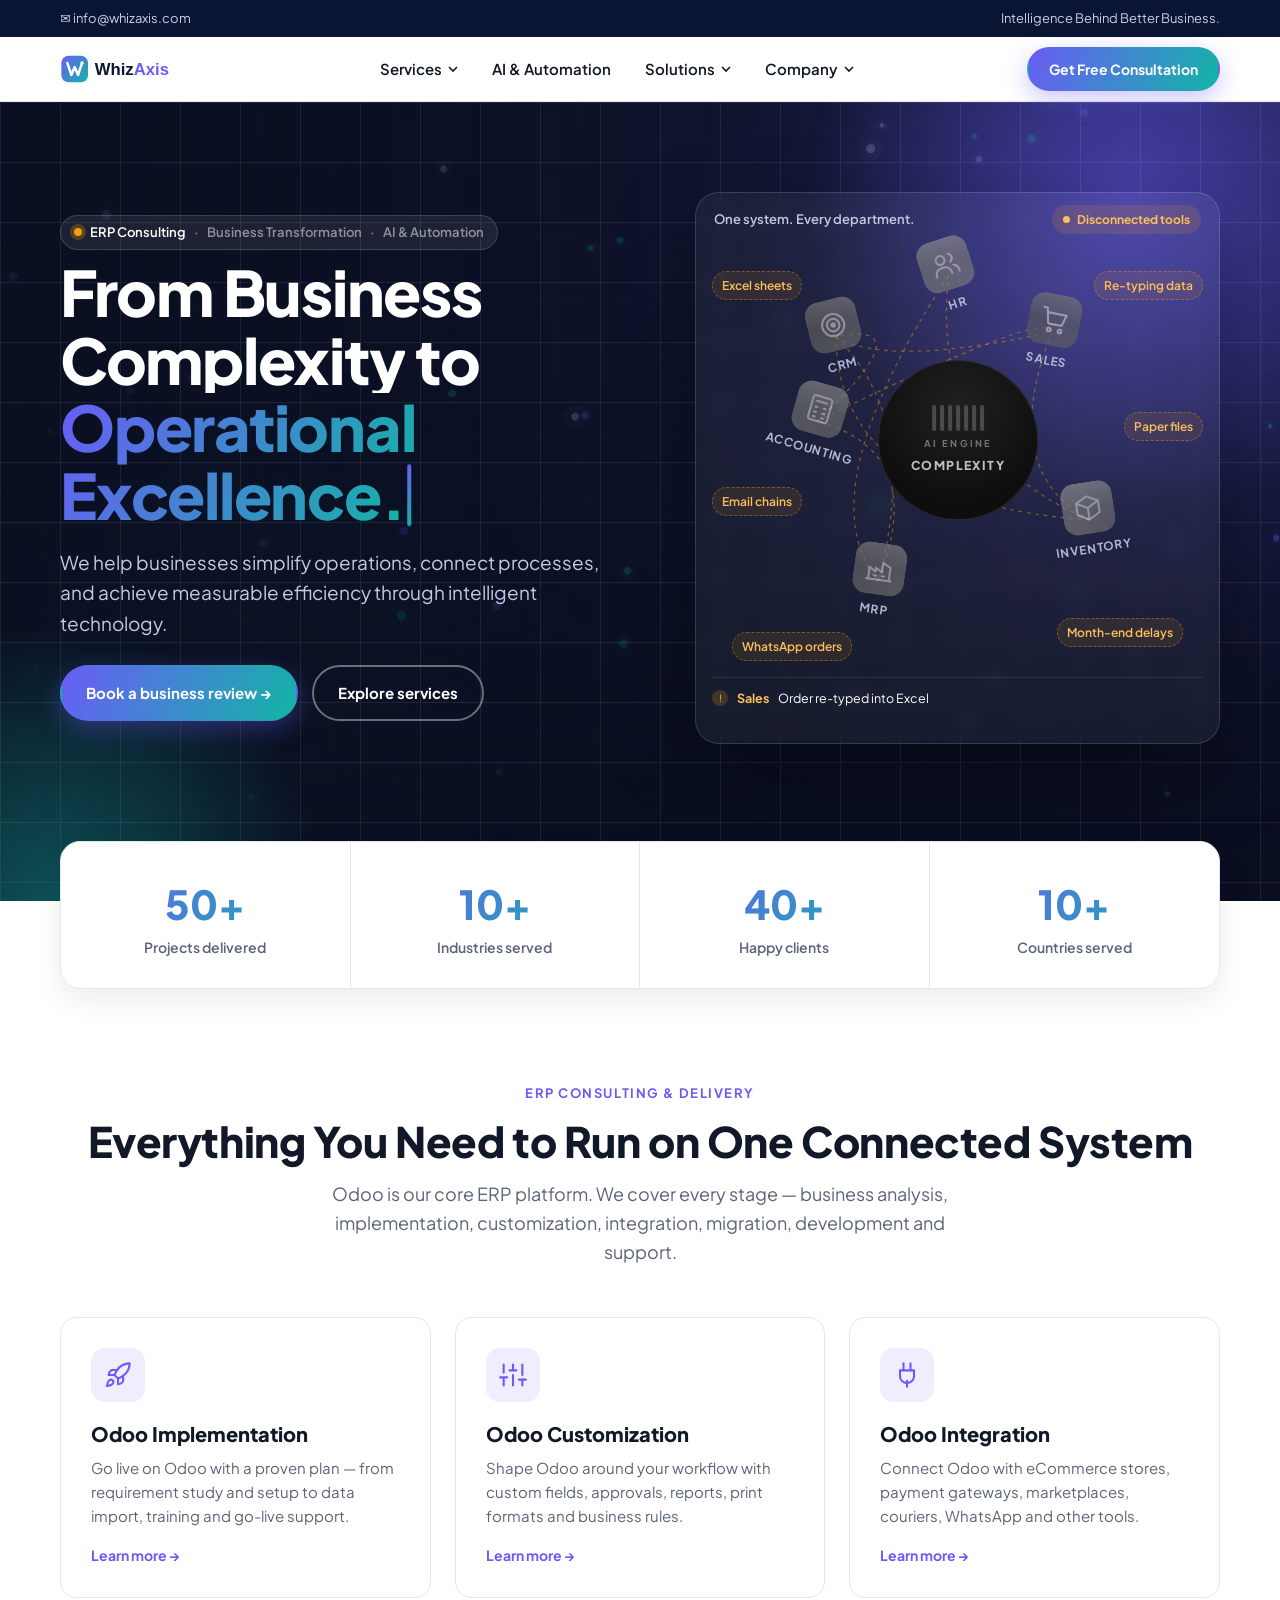
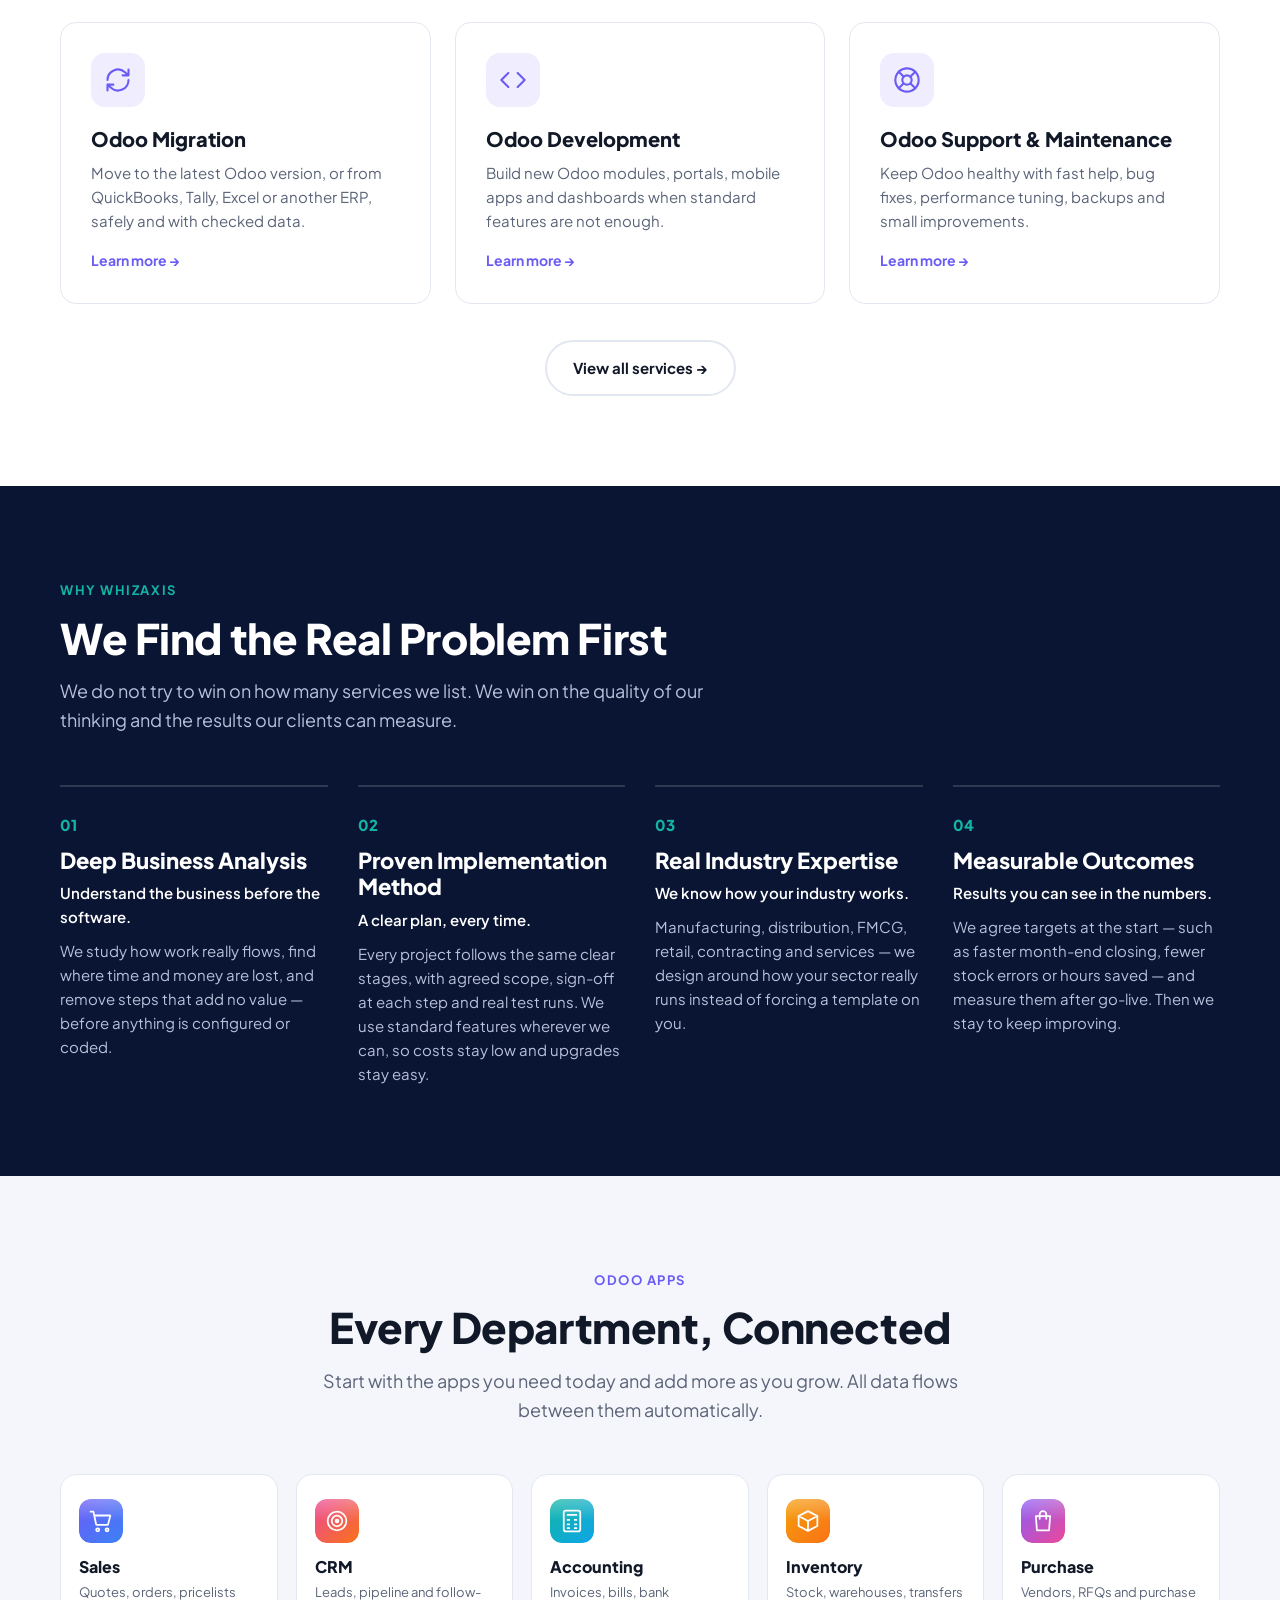
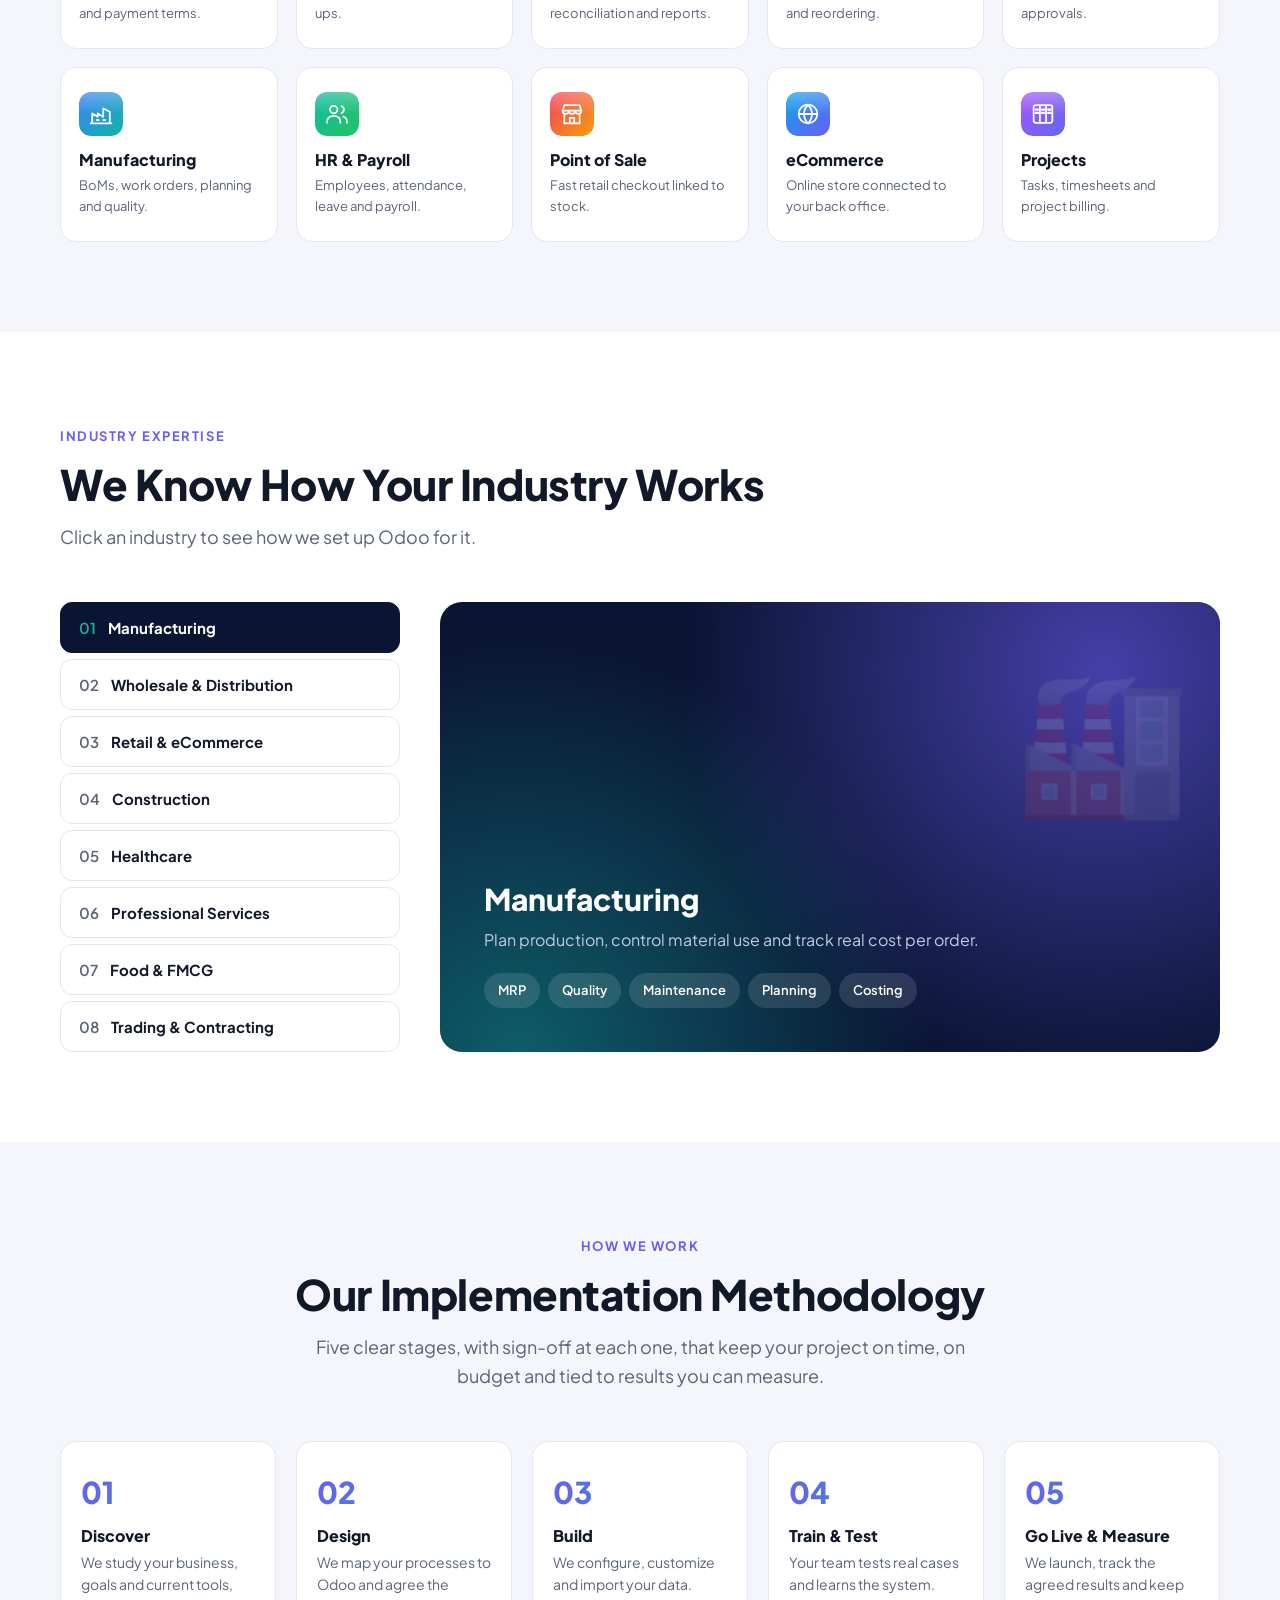
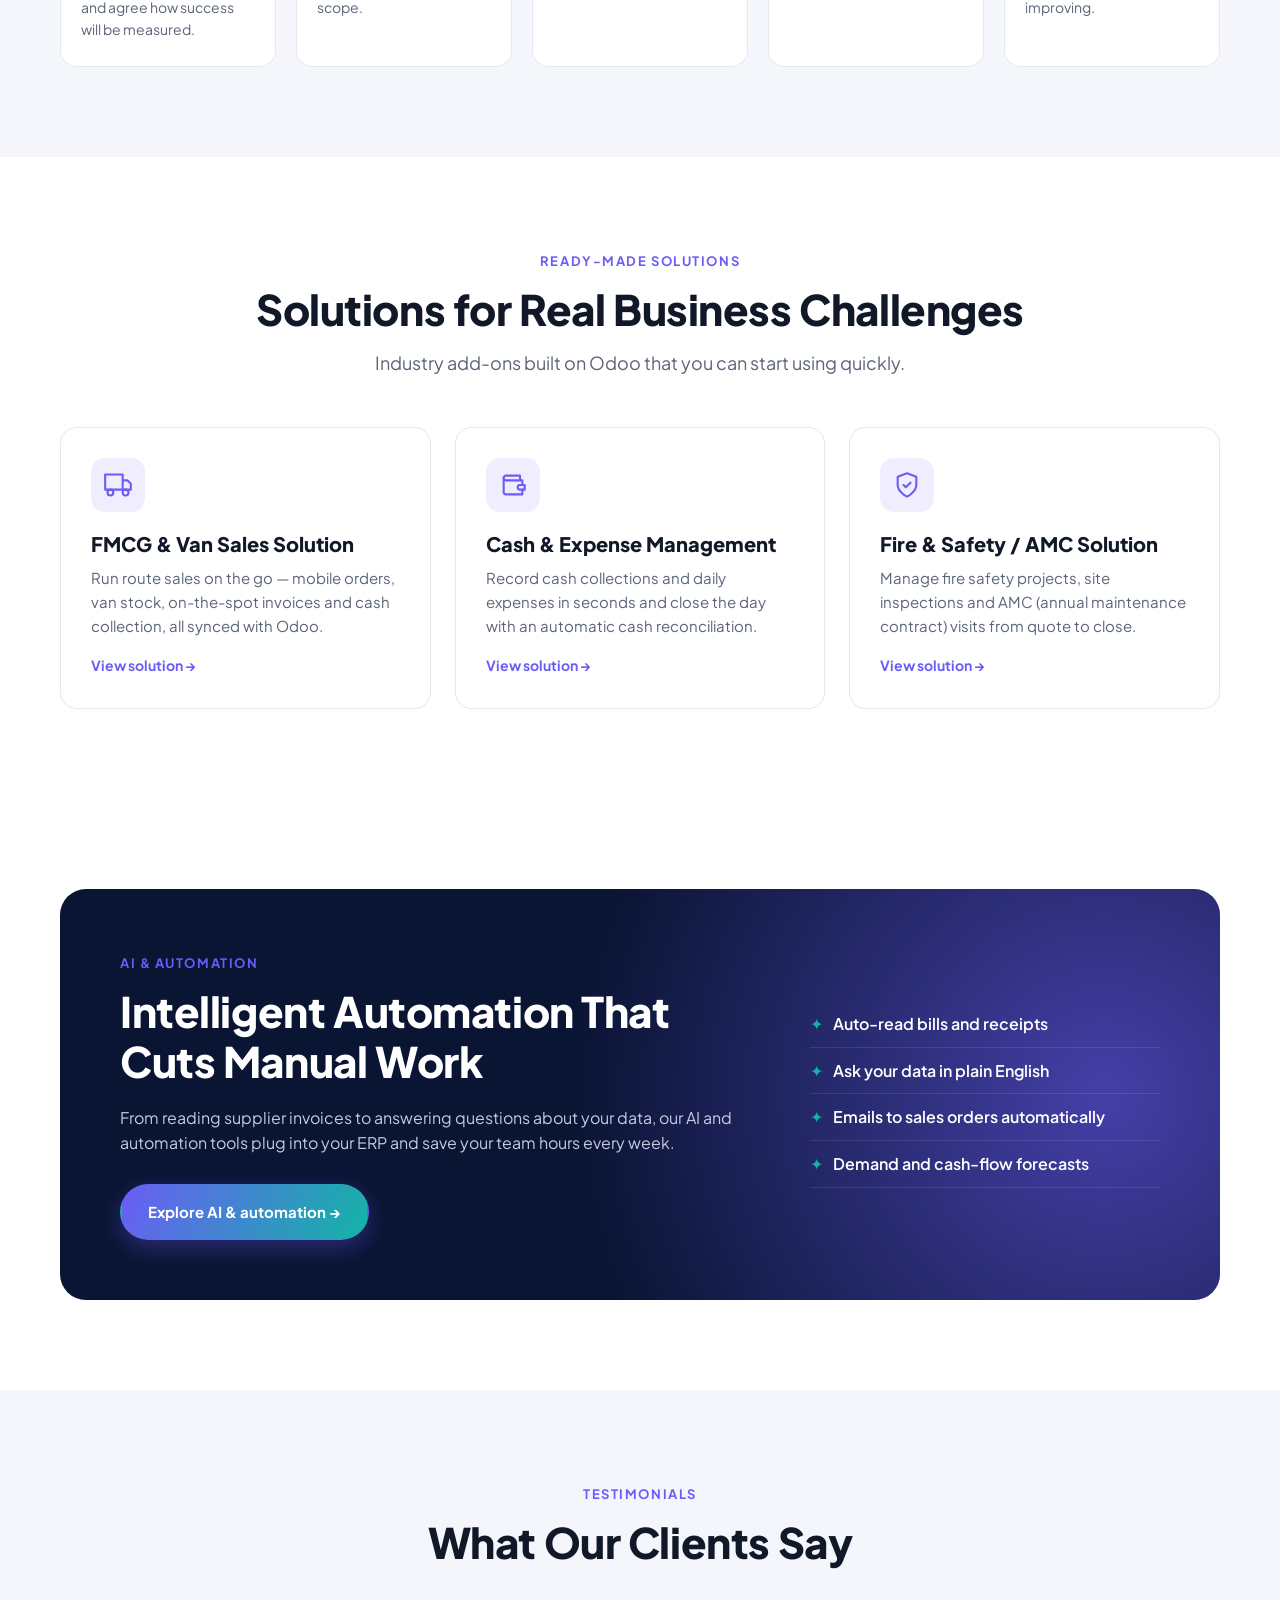
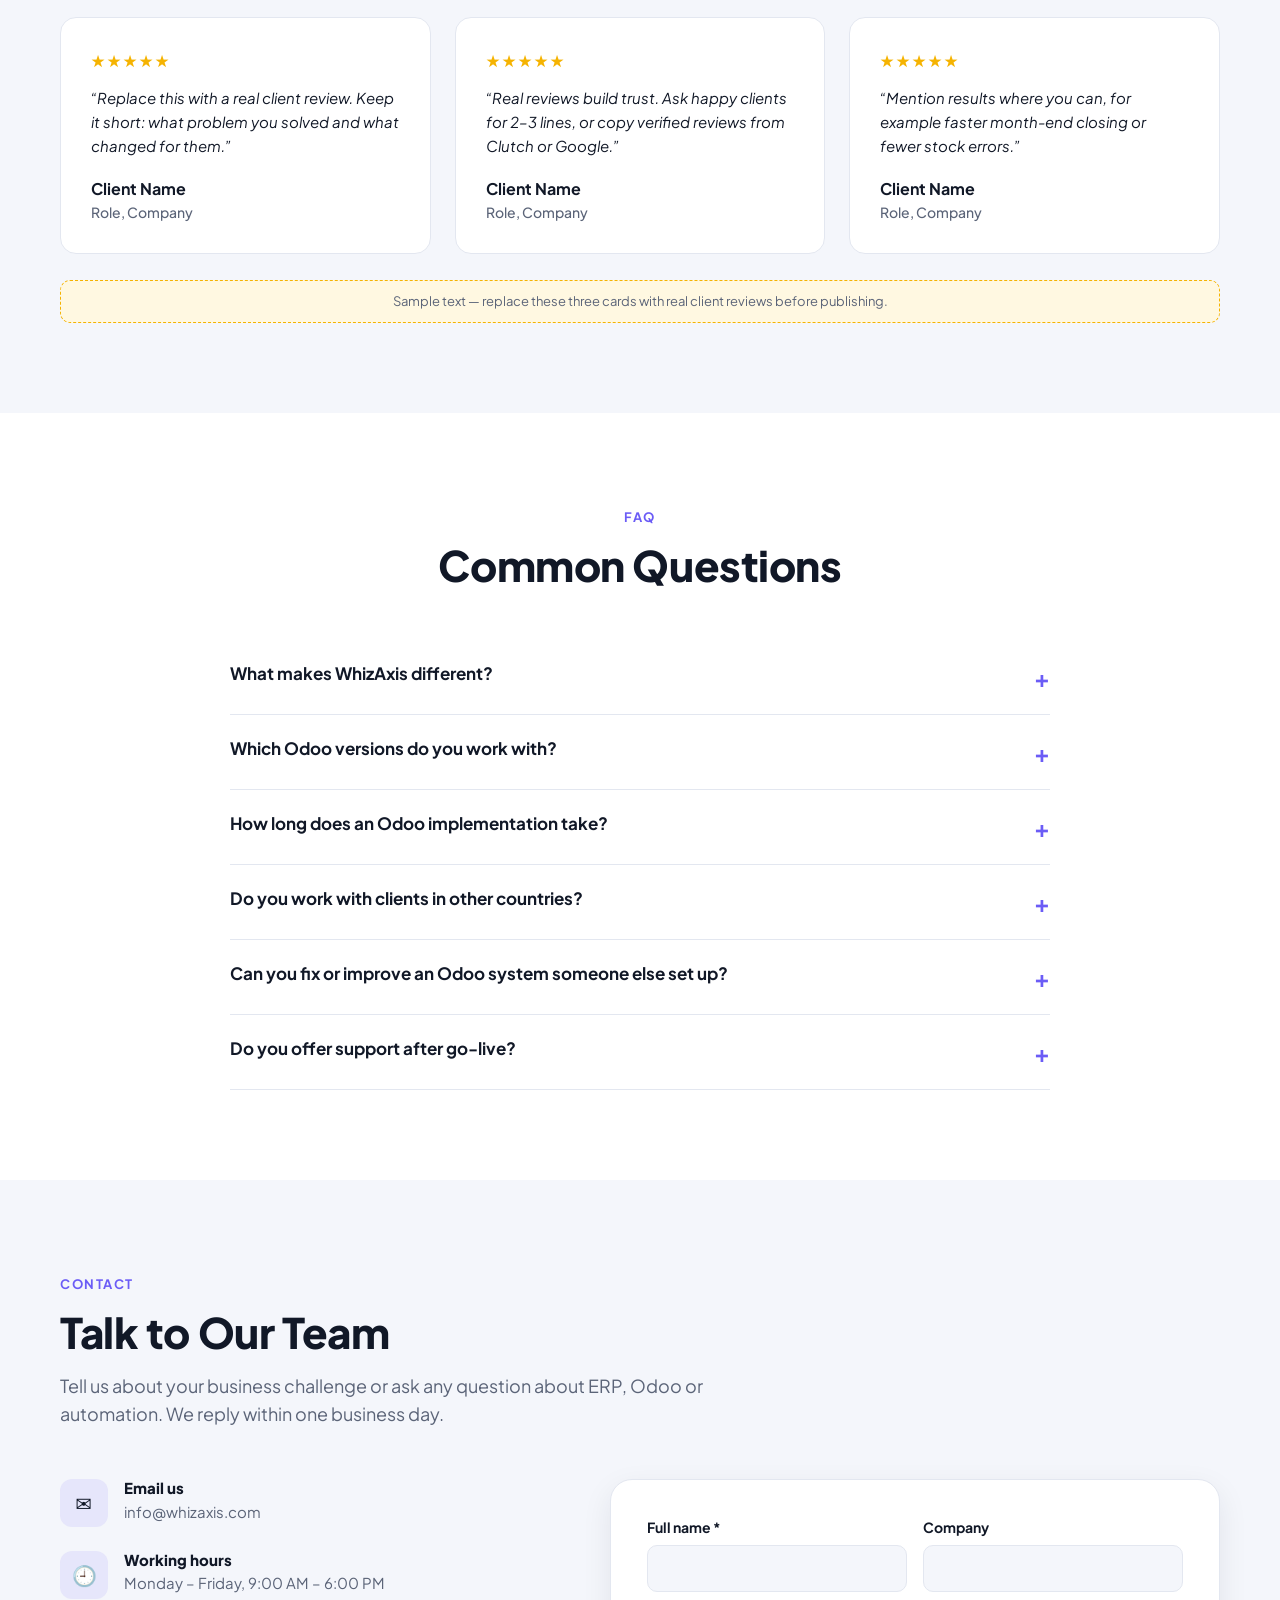
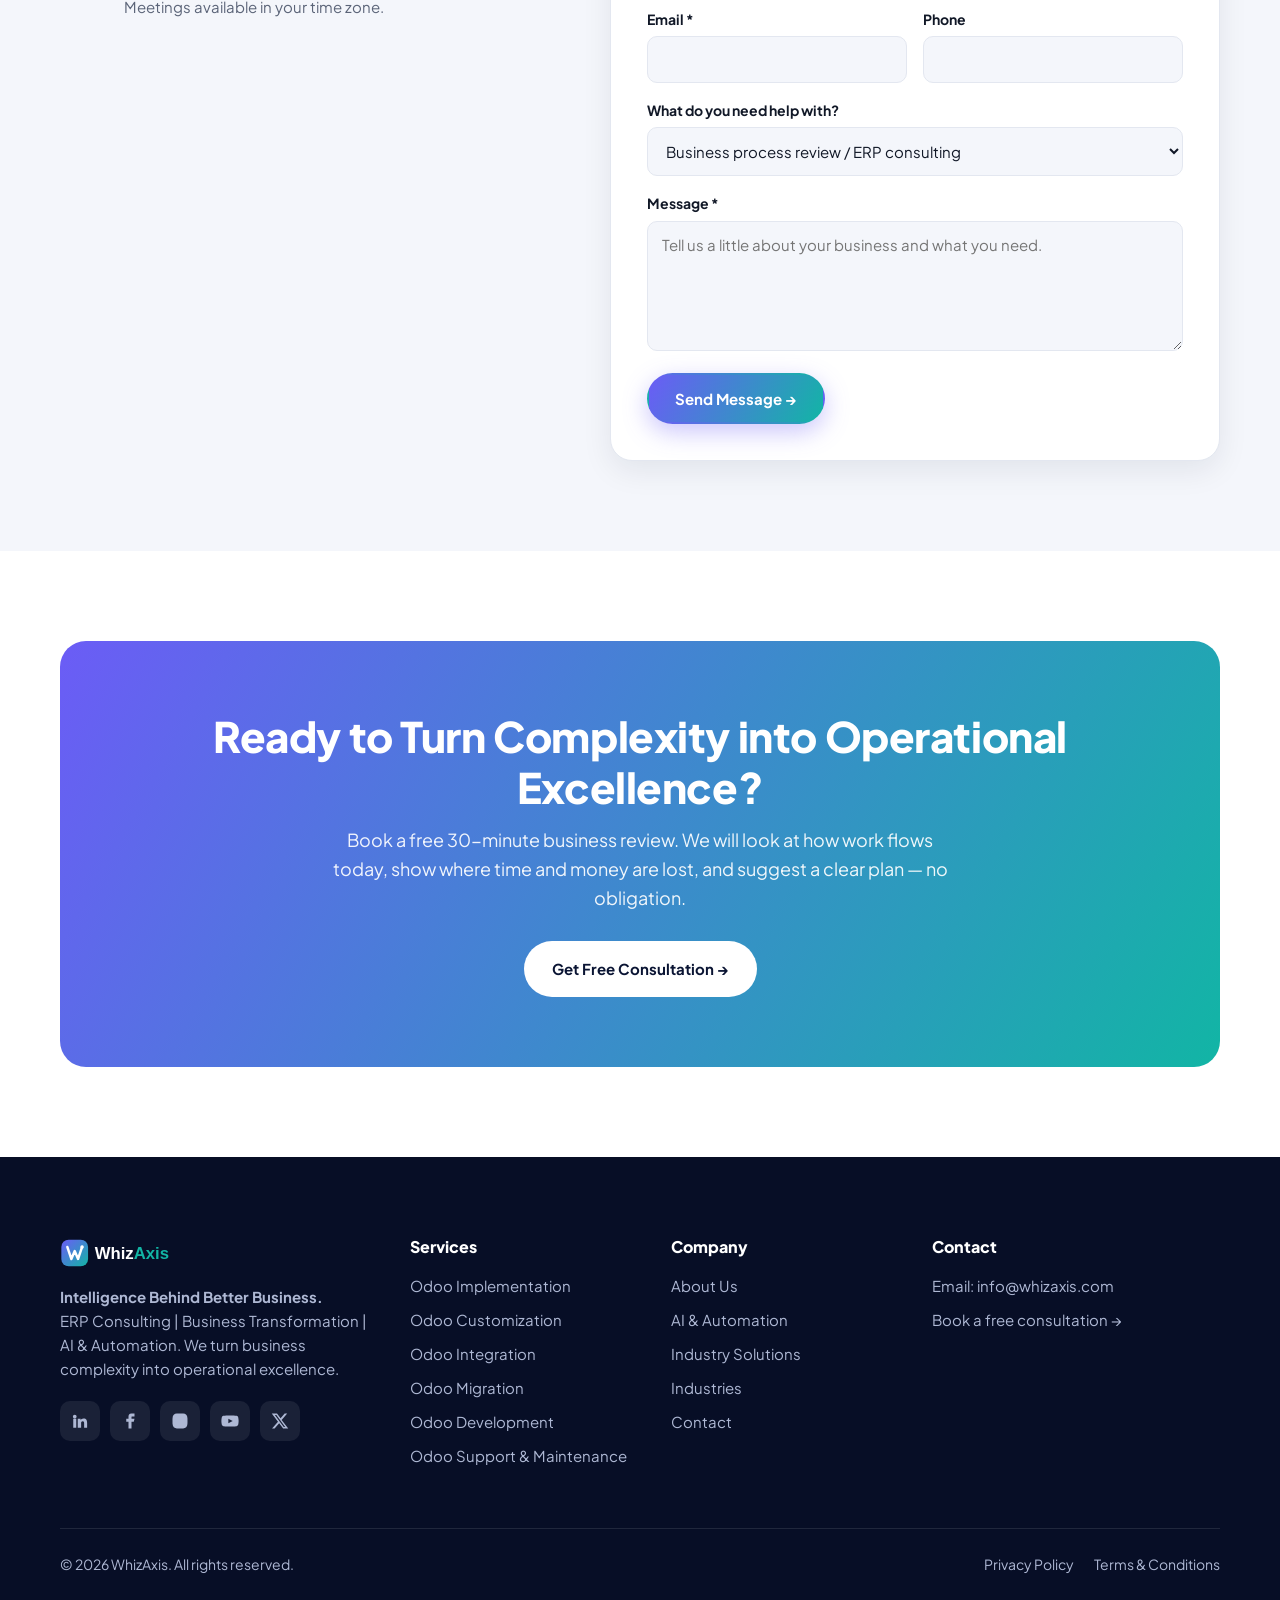
<file: index.html>
<!doctype html>
<html lang="en"><head>
<meta charset="utf-8"><meta name="viewport" content="width=device-width, initial-scale=1">
<title>WhizAxis | ERP Consulting, Business Transformation & AI Automation</title>
<meta name="description" content="WhizAxis — Intelligence Behind Better Business. ERP consulting, business transformation and AI &amp; automation that help businesses simplify operations, connect processes and achieve measurable efficiency.">
<meta property="og:title" content="WhizAxis | ERP Consulting, Business Transformation & AI Automation"><meta property="og:description" content="WhizAxis — Intelligence Behind Better Business. ERP consulting, business transformation and AI &amp; automation that help businesses simplify operations, connect processes and achieve measurable efficiency."><meta property="og:type" content="website"><meta property="og:site_name" content="WhizAxis">
<link rel="icon" href="assets/img/favicon.svg" type="image/svg+xml">
<link rel="preconnect" href="https://fonts.googleapis.com"><link rel="preconnect" href="https://fonts.gstatic.com" crossorigin>
<link href="https://fonts.googleapis.com/css2?family=Plus+Jakarta+Sans:wght@400;500;600;700;800&display=swap" rel="stylesheet">
<link rel="stylesheet" href="assets/css/style.css">
</head><body>
<div class="topbar"><div class="container"><div class="tb-links"><a href="mailto:info@whizaxis.com">✉ info@whizaxis.com</a></div><div class="tb-right">Intelligence Behind Better Business.</div></div></div>
<header class="header"><div class="container">
<a class="logo" href="index.html" aria-label="WhizAxis home"><img src="assets/img/logo.svg" alt="WhizAxis"></a>
<ul class="nav"><li class="has-drop"><button type="button">Services <svg class="caret" viewBox="0 0 10 10"><path d="M1 3l4 4 4-4" fill="none" stroke="currentColor" stroke-width="1.6"/></svg></button><div class="dropdown"><a href="services.html"><strong>View all</strong><span>Overview of our services</span></a><a href="services.html#consulting"><strong>ERP Consulting &amp; Business Analysis</strong><span>Understand the real problem before you spend</span></a><a href="services.html#implementation"><strong>Odoo Implementation</strong><span>Go live on Odoo with a proven plan — from requirement study and setup to data import, training and go-live support</span></a><a href="services.html#customization"><strong>Odoo Customization</strong><span>Shape Odoo around your workflow with custom fields, approvals, reports, print formats and business rules</span></a><a href="services.html#integration"><strong>Odoo Integration</strong><span>Connect Odoo with eCommerce stores, payment gateways, marketplaces, couriers, WhatsApp and other tools</span></a><a href="services.html#migration"><strong>Odoo Migration</strong><span>Move to the latest Odoo version, or from QuickBooks, Tally, Excel or another ERP, safely and with checked data</span></a><a href="services.html#development"><strong>Odoo Development</strong><span>Build new Odoo modules, portals, mobile apps and dashboards when standard features are not enough</span></a><a href="services.html#support"><strong>Odoo Support &amp; Maintenance</strong><span>Keep Odoo healthy with fast help, bug fixes, performance tuning, backups and small improvements</span></a></div></li><li><a href="ai-solutions.html">AI &amp; Automation</a></li><li class="has-drop"><button type="button">Solutions <svg class="caret" viewBox="0 0 10 10"><path d="M1 3l4 4 4-4" fill="none" stroke="currentColor" stroke-width="1.6"/></svg></button><div class="dropdown"><a href="solutions.html"><strong>View all</strong><span>Overview of solutions</span></a><a href="solutions.html#van-sales"><strong>FMCG &amp; Van Sales Solution</strong><span>Run route sales on the go </span></a><a href="solutions.html#cash-expense"><strong>Cash &amp; Expense Management</strong><span>Record cash collections and daily expenses in seconds and close the day with an automatic cash reconciliation</span></a><a href="solutions.html#fire-safety"><strong>Fire &amp; Safety / AMC Solution</strong><span>Manage fire safety projects, site inspections and AMC (annual maintenance contract) visits from quote to close</span></a></div></li><li class="has-drop"><button type="button">Company <svg class="caret" viewBox="0 0 10 10"><path d="M1 3l4 4 4-4" fill="none" stroke="currentColor" stroke-width="1.6"/></svg></button><div class="dropdown"><a href="about.html"><strong>View all</strong><span>Overview of company</span></a><a href="about.html"><strong>About Us</strong><span>Who we are and how we work</span></a><a href="index.html#industries"><strong>Industries</strong><span>Sectors we serve</span></a><a href="contact.html"><strong>Contact</strong><span>Talk to our team</span></a></div></li><li class="mobile-cta"><a class="btn btn-primary" href="contact.html">Get Free Consultation</a></li></ul>
<div class="header-cta"><a class="btn btn-primary" href="contact.html">Get Free Consultation</a><button class="menu-toggle" aria-label="Open menu"><span></span><span></span><span></span></button></div>
</div></header>
<main id="main">
<section class="hero">
<div class="hero-video" aria-hidden="true">
<video autoplay muted loop playsinline preload="metadata" poster="assets/img/hero-poster.jpg">
<source src="assets/video/hero.webm" type="video/webm">
<source src="assets/video/hero.mp4" type="video/mp4">
</video>
<div class="hero-overlay"></div>
</div>
<div class="grid-lines"></div><div class="container">
<div class="hero-copy"><span class="badge-pill hero-pill"><span class="dot"></span><span class="pill-item">ERP Consulting</span><span class="sep">·</span><span class="pill-item">Business Transformation</span><span class="sep">·</span><span class="pill-item">AI &amp; Automation</span></span>
<h1 class="hero-title" aria-label="From Business Complexity to Operational Excellence."><span class="h-lead" aria-hidden="true"><span class="w">From</span> <span class="w">Business</span><br><span class="w w-scramble">Complexity</span> <span class="w">to</span></span><span class="type-wrap" aria-hidden="true"><span class="grad-text type-text" data-words="Operational Excellence.|Connected Operations.|Smarter Decisions.|Measurable Growth.">Operational<br>Excellence.</span><span class="type-caret"></span></span></h1>
<p>We help businesses simplify operations, connect processes, and achieve measurable efficiency through intelligent technology.</p>
<div class="hero-actions"><a class="btn btn-primary" href="contact.html">Book a business review →</a><a class="btn btn-outline" href="services.html">Explore services</a></div></div>
<div class="orbit-card" role="img" aria-label="Animation: scattered business tools come together into one connected system — CRM, Sales, MRP, Inventory, Accounting and HR — with AI automating the work between them.">
<div class="orbit-stage" aria-hidden="true">
<div class="orbit-head"><h4>One system. Every department.</h4><span class="orbit-state"><i></i><b>Live view</b></span></div>
<div class="orbit-sq">
<svg class="orbit-svg" viewBox="0 0 500 500"><defs><linearGradient id="oGrad" x1="0" y1="0" x2="1" y2="1"><stop offset="0" stop-color="#6B5CF6"/><stop offset="1" stop-color="#12B5A5"/></linearGradient></defs>
<g class="o-rings"><circle class="o-dots" cx="250" cy="250" r="236"/><circle class="o-dash" cx="250" cy="250" r="204"/><circle class="o-track" cx="250" cy="250" r="165"/></g>
<g class="o-tangle"></g>
<line class="o-spoke" x1="250" y1="250" x2="250" y2="85"/>
<circle class="o-trail" cx="250" cy="250" r="165" pathLength="360" transform="rotate(-90 250 250)"/>
<circle class="o-dot" cx="250" cy="85" r="7"/><circle class="o-dot-halo" cx="250" cy="85" r="14"/>
</svg>
<div class="orbit-core"><div class="core-bars"><i></i><i></i><i></i><i></i><i></i><i></i><i></i></div><div class="core-label">AI Engine</div><div class="core-status">Ready</div></div>
<div class="onode" data-status="Scoring lead" data-event="New web lead scored &amp; assigned to a sales rep"><span class="oic"><img src="assets/img/apps/crm.svg" alt=""></span><span class="olabel">CRM</span></div><div class="onode" data-status="Creating order" data-event="Customer email turned into a sales order"><span class="oic"><img src="assets/img/apps/sales.svg" alt=""></span><span class="olabel">Sales</span></div><div class="onode" data-status="Planning work" data-event="Work order planned &amp; materials reserved"><span class="oic"><img src="assets/img/apps/manufacturing.svg" alt=""></span><span class="olabel">MRP</span></div><div class="onode" data-status="Picking stock" data-event="Delivery picked, packed &amp; ready to ship"><span class="oic"><img src="assets/img/apps/inventory.svg" alt=""></span><span class="olabel">Inventory</span></div><div class="onode" data-status="Posting invoice" data-event="Invoice posted &amp; payment matched to bank"><span class="oic"><img src="assets/img/apps/accounting.svg" alt=""></span><span class="olabel">Accounting</span></div><div class="onode" data-status="Syncing payroll" data-event="Timesheets synced to payroll"><span class="oic"><img src="assets/img/apps/hr.svg" alt=""></span><span class="olabel">HR</span></div>
</div>
<span class="noise">Excel sheets</span><span class="noise">Re-typing data</span><span class="noise">Email chains</span><span class="noise">Paper files</span><span class="noise">WhatsApp orders</span><span class="noise">Month-end delays</span>
</div>
<ul class="orbit-feed" aria-hidden="true"></ul>
</div>
</div></section>

<section class="stats"><div class="container"><div class="stats-grid">
<div class="stat"><div class="num grad-text" data-count="50" data-suffix="+">50+</div><div class="label">Projects delivered</div></div>
<div class="stat"><div class="num grad-text" data-count="10" data-suffix="+">10+</div><div class="label">Industries served</div></div>
<div class="stat"><div class="num grad-text" data-count="40" data-suffix="+">40+</div><div class="label">Happy clients</div></div>
<div class="stat"><div class="num grad-text" data-count="10" data-suffix="+">10+</div><div class="label">Countries served</div></div>
</div></div></section>

<section class="section"><div class="container">
<div class="section-head center reveal"><span class="eyebrow">ERP consulting &amp; delivery</span><h2>Everything You Need to Run on One Connected System</h2><p class="lead">Odoo is our core ERP platform. We cover every stage — business analysis, implementation, customization, integration, migration, development and support.</p></div>
<div class="cards c3"><a class="card service-card reveal" href="services.html#implementation"><div class="icon"><svg viewBox="0 0 24 24" fill="none" stroke="currentColor" stroke-width="1.8" stroke-linecap="round" stroke-linejoin="round"><path d="M4.5 16.5c-1.5 1.3-2 5-2 5s3.7-.5 5-2c.7-.8.7-2.1-.1-2.9a2.2 2.2 0 0 0-2.9-.1z"/><path d="M12 15l-3-3a22 22 0 0 1 2-3.9A12.9 12.9 0 0 1 22 2c0 2.7-.8 7.5-6 11a22.4 22.4 0 0 1-4 2z"/><path d="M9 12H4s.6-3 2-4c1.6-1.1 5 0 5 0M12 15v5s3-.6 4-2c1.1-1.6 0-5 0-5"/></svg></div><h3>Odoo Implementation</h3><p>Go live on Odoo with a proven plan — from requirement study and setup to data import, training and go-live support.</p><span class="more">Learn more →</span></a><a class="card service-card reveal" href="services.html#customization"><div class="icon"><svg viewBox="0 0 24 24" fill="none" stroke="currentColor" stroke-width="1.8" stroke-linecap="round" stroke-linejoin="round"><path d="M4 21v-7M4 10V3M12 21v-9M12 8V3M20 21v-5M20 12V3M1 14h6M9 8h6M17 16h6"/></svg></div><h3>Odoo Customization</h3><p>Shape Odoo around your workflow with custom fields, approvals, reports, print formats and business rules.</p><span class="more">Learn more →</span></a><a class="card service-card reveal" href="services.html#integration"><div class="icon"><svg viewBox="0 0 24 24" fill="none" stroke="currentColor" stroke-width="1.8" stroke-linecap="round" stroke-linejoin="round"><path d="M12 22v-5M9 8V2M15 8V2M18 8v5a6 6 0 0 1-12 0V8z"/></svg></div><h3>Odoo Integration</h3><p>Connect Odoo with eCommerce stores, payment gateways, marketplaces, couriers, WhatsApp and other tools.</p><span class="more">Learn more →</span></a><a class="card service-card reveal" href="services.html#migration"><div class="icon"><svg viewBox="0 0 24 24" fill="none" stroke="currentColor" stroke-width="1.8" stroke-linecap="round" stroke-linejoin="round"><path d="M3 12a9 9 0 0 1 15-6.7L21 8M21 3v5h-5M21 12a9 9 0 0 1-15 6.7L3 16M3 21v-5h5"/></svg></div><h3>Odoo Migration</h3><p>Move to the latest Odoo version, or from QuickBooks, Tally, Excel or another ERP, safely and with checked data.</p><span class="more">Learn more →</span></a><a class="card service-card reveal" href="services.html#development"><div class="icon"><svg viewBox="0 0 24 24" fill="none" stroke="currentColor" stroke-width="1.8" stroke-linecap="round" stroke-linejoin="round"><path d="M16 18l6-6-6-6M8 6l-6 6 6 6"/></svg></div><h3>Odoo Development</h3><p>Build new Odoo modules, portals, mobile apps and dashboards when standard features are not enough.</p><span class="more">Learn more →</span></a><a class="card service-card reveal" href="services.html#support"><div class="icon"><svg viewBox="0 0 24 24" fill="none" stroke="currentColor" stroke-width="1.8" stroke-linecap="round" stroke-linejoin="round"><circle cx="12" cy="12" r="10"/><circle cx="12" cy="12" r="4"/><path d="M4.9 4.9l4.3 4.3M14.8 14.8l4.3 4.3M14.8 9.2l4.3-4.3M4.9 19.1l4.3-4.3"/></svg></div><h3>Odoo Support & Maintenance</h3><p>Keep Odoo healthy with fast help, bug fixes, performance tuning, backups and small improvements.</p><span class="more">Learn more →</span></a></div>
<div class="center" style="margin-top:36px"><a class="btn btn-ghost" href="services.html">View all services →</a></div>
</div></section>

<section class="section dark"><div class="container">
<div class="section-head reveal"><span class="eyebrow">Why WhizAxis</span><h2>We Find the Real Problem First</h2><p class="lead">We do not try to win on how many services we list. We win on the quality of our thinking and the results our clients can measure.</p></div>
<div class="expertise-list four">
<div class="exp-item reveal"><div class="n">01</div><h3>Deep Business Analysis</h3><p class="tag">Understand the business before the software.</p><p>We study how work really flows, find where time and money are lost, and remove steps that add no value — before anything is configured or coded.</p></div>
<div class="exp-item reveal"><div class="n">02</div><h3>Proven Implementation Method</h3><p class="tag">A clear plan, every time.</p><p>Every project follows the same clear stages, with agreed scope, sign-off at each step and real test runs. We use standard features wherever we can, so costs stay low and upgrades stay easy.</p></div>
<div class="exp-item reveal"><div class="n">03</div><h3>Real Industry Expertise</h3><p class="tag">We know how your industry works.</p><p>Manufacturing, distribution, FMCG, retail, contracting and services — we design around how your sector really runs instead of forcing a template on you.</p></div>
<div class="exp-item reveal"><div class="n">04</div><h3>Measurable Outcomes</h3><p class="tag">Results you can see in the numbers.</p><p>We agree targets at the start — such as faster month-end closing, fewer stock errors or hours saved — and measure them after go-live. Then we stay to keep improving.</p></div>
</div></div></section>

<section class="section soft"><div class="container">
<div class="section-head center reveal"><span class="eyebrow">Odoo apps</span><h2>Every Department, Connected</h2><p class="lead">Start with the apps you need today and add more as you grow. All data flows between them automatically.</p></div>
<div class="modules"><div class="module reveal"><div class="mi"><img src="assets/img/apps/sales.svg" alt="" width="44" height="44" loading="lazy"></div><h4>Sales</h4><p>Quotes, orders, pricelists and payment terms.</p></div><div class="module reveal"><div class="mi"><img src="assets/img/apps/crm.svg" alt="" width="44" height="44" loading="lazy"></div><h4>CRM</h4><p>Leads, pipeline and follow-ups.</p></div><div class="module reveal"><div class="mi"><img src="assets/img/apps/accounting.svg" alt="" width="44" height="44" loading="lazy"></div><h4>Accounting</h4><p>Invoices, bills, bank reconciliation and reports.</p></div><div class="module reveal"><div class="mi"><img src="assets/img/apps/inventory.svg" alt="" width="44" height="44" loading="lazy"></div><h4>Inventory</h4><p>Stock, warehouses, transfers and reordering.</p></div><div class="module reveal"><div class="mi"><img src="assets/img/apps/purchase.svg" alt="" width="44" height="44" loading="lazy"></div><h4>Purchase</h4><p>Vendors, RFQs and purchase approvals.</p></div><div class="module reveal"><div class="mi"><img src="assets/img/apps/manufacturing.svg" alt="" width="44" height="44" loading="lazy"></div><h4>Manufacturing</h4><p>BoMs, work orders, planning and quality.</p></div><div class="module reveal"><div class="mi"><img src="assets/img/apps/hr.svg" alt="" width="44" height="44" loading="lazy"></div><h4>HR & Payroll</h4><p>Employees, attendance, leave and payroll.</p></div><div class="module reveal"><div class="mi"><img src="assets/img/apps/pos.svg" alt="" width="44" height="44" loading="lazy"></div><h4>Point of Sale</h4><p>Fast retail checkout linked to stock.</p></div><div class="module reveal"><div class="mi"><img src="assets/img/apps/ecommerce.svg" alt="" width="44" height="44" loading="lazy"></div><h4>eCommerce</h4><p>Online store connected to your back office.</p></div><div class="module reveal"><div class="mi"><img src="assets/img/apps/projects.svg" alt="" width="44" height="44" loading="lazy"></div><h4>Projects</h4><p>Tasks, timesheets and project billing.</p></div></div></div></section>

<section class="section" id="industries"><div class="container">
<div class="section-head reveal"><span class="eyebrow">Industry expertise</span><h2>We Know How Your Industry Works</h2><p class="lead">Click an industry to see how we set up Odoo for it.</p></div>
<div class="ind-wrap reveal"><div class="ind-tabs"><button class="ind-tab active" data-icon="🏭" data-title="Manufacturing" data-text="Plan production, control material use and track real cost per order." data-chips="MRP|Quality|Maintenance|Planning|Costing"><span>01</span>Manufacturing</button><button class="ind-tab" data-icon="🚚" data-title="Wholesale &amp; Distribution" data-text="Run warehouses, routes, pricelists and credit control from one system." data-chips="Multi-warehouse|Barcode|Landed cost|Credit limits"><span>02</span>Wholesale &amp; Distribution</button><button class="ind-tab" data-icon="🛍️" data-title="Retail &amp; eCommerce" data-text="Link shops, website and marketplaces with one stock and one set of customers." data-chips="POS|eCommerce|Loyalty|Marketplaces"><span>03</span>Retail &amp; eCommerce</button><button class="ind-tab" data-icon="🏗️" data-title="Construction" data-text="Track projects, sites, sub-contractors, progress billing and retention." data-chips="Projects|Job costing|Progress invoices|Subcontracting"><span>04</span>Construction</button><button class="ind-tab" data-icon="🏥" data-title="Healthcare" data-text="Manage clinics, pharmacy stock, expiry dates and patient billing." data-chips="Lot & expiry|Appointments|Billing|Inventory"><span>05</span>Healthcare</button><button class="ind-tab" data-icon="💼" data-title="Professional Services" data-text="Plan staff time, track timesheets and bill clients correctly." data-chips="Timesheets|Planning|Subscriptions|Helpdesk"><span>06</span>Professional Services</button><button class="ind-tab" data-icon="🥫" data-title="Food &amp; FMCG" data-text="Handle batches, expiry, van sales and distributor schemes." data-chips="Batches|Van sales|Schemes|Traceability"><span>07</span>Food &amp; FMCG</button><button class="ind-tab" data-icon="⚖️" data-title="Trading &amp; Contracting" data-text="Handle imports, landed costs, multi-currency deals and contracts." data-chips="Imports|Multi-currency|Contracts|AMC"><span>08</span>Trading &amp; Contracting</button></div>
<div class="ind-panel"><div class="big-ic">🏭</div><h3>Manufacturing</h3><p>Plan production, control material use and track real cost per order.</p><div class="chips"><span class="chip">MRP</span><span class="chip">Quality</span><span class="chip">Maintenance</span><span class="chip">Planning</span><span class="chip">Costing</span></div></div></div>
</div></section>

<section class="section soft"><div class="container">
<div class="section-head center reveal"><span class="eyebrow">How we work</span><h2>Our Implementation Methodology</h2><p class="lead">Five clear stages, with sign-off at each one, that keep your project on time, on budget and tied to results you can measure.</p></div>
<div class="process"><div class="step reveal"><h4>Discover</h4><p>We study your business, goals and current tools, and agree how success will be measured.</p></div><div class="step reveal"><h4>Design</h4><p>We map your processes to Odoo and agree the scope.</p></div><div class="step reveal"><h4>Build</h4><p>We configure, customize and import your data.</p></div><div class="step reveal"><h4>Train & Test</h4><p>Your team tests real cases and learns the system.</p></div><div class="step reveal"><h4>Go Live & Measure</h4><p>We launch, track the agreed results and keep improving.</p></div></div></div></section>

<section class="section"><div class="container">
<div class="section-head center reveal"><span class="eyebrow">Ready-made solutions</span><h2>Solutions for Real Business Challenges</h2><p class="lead">Industry add-ons built on Odoo that you can start using quickly.</p></div>
<div class="cards c3"><a class="card service-card reveal" href="solutions.html#van-sales"><div class="icon"><svg viewBox="0 0 24 24" fill="none" stroke="currentColor" stroke-width="1.8" stroke-linecap="round" stroke-linejoin="round"><path d="M1 3h15v13H1zM16 8h4l3 3v5h-7z"/><circle cx="5.5" cy="18.5" r="2.5"/><circle cx="18.5" cy="18.5" r="2.5"/></svg></div><h3>FMCG & Van Sales Solution</h3><p>Run route sales on the go — mobile orders, van stock, on-the-spot invoices and cash collection, all synced with Odoo.</p><span class="more">View solution →</span></a><a class="card service-card reveal" href="solutions.html#cash-expense"><div class="icon"><svg viewBox="0 0 24 24" fill="none" stroke="currentColor" stroke-width="1.8" stroke-linecap="round" stroke-linejoin="round"><path d="M20 12V8H6a2 2 0 0 1 0-4h12v4"/><path d="M4 6v12a2 2 0 0 0 2 2h14v-4"/><path d="M18 12a2 2 0 0 0 0 4h4v-4z"/></svg></div><h3>Cash & Expense Management</h3><p>Record cash collections and daily expenses in seconds and close the day with an automatic cash reconciliation.</p><span class="more">View solution →</span></a><a class="card service-card reveal" href="solutions.html#fire-safety"><div class="icon"><svg viewBox="0 0 24 24" fill="none" stroke="currentColor" stroke-width="1.8" stroke-linecap="round" stroke-linejoin="round"><path d="M12 22s8-4 8-10V5l-8-3-8 3v7c0 6 8 10 8 10z"/><path d="M9 12l2 2 4-4"/></svg></div><h3>Fire & Safety / AMC Solution</h3><p>Manage fire safety projects, site inspections and AMC (annual maintenance contract) visits from quote to close.</p><span class="more">View solution →</span></a></div></div></section>

<section class="section"><div class="container"><div class="ai-band reveal">
<div><span class="eyebrow">AI &amp; Automation</span><h2>Intelligent Automation That Cuts Manual Work</h2><p>From reading supplier invoices to answering questions about your data, our AI and automation tools plug into your ERP and save your team hours every week.</p><a class="btn btn-primary" href="ai-solutions.html">Explore AI &amp; automation →</a></div>
<ul class="ai-list"><li>Auto-read bills and receipts</li><li>Ask your data in plain English</li><li>Emails to sales orders automatically</li><li>Demand and cash-flow forecasts</li></ul>
</div></div></section>

<section class="section soft"><div class="container">
<div class="section-head center reveal"><span class="eyebrow">Testimonials</span><h2>What Our Clients Say</h2></div>
<div class="cards c3"><div class="quote-card reveal"><div class="stars">★★★★★</div><p>“Replace this with a real client review. Keep it short: what problem you solved and what changed for them.”</p><div class="who">Client Name<span>Role, Company</span></div></div><div class="quote-card reveal"><div class="stars">★★★★★</div><p>“Real reviews build trust. Ask happy clients for 2–3 lines, or copy verified reviews from Clutch or Google.”</p><div class="who">Client Name<span>Role, Company</span></div></div><div class="quote-card reveal"><div class="stars">★★★★★</div><p>“Mention results where you can, for example faster month-end closing or fewer stock errors.”</p><div class="who">Client Name<span>Role, Company</span></div></div></div>
<div class="placeholder-note">Sample text — replace these three cards with real client reviews before publishing.</div>
</div></section>

<section class="section"><div class="container">
<div class="section-head center reveal"><span class="eyebrow">FAQ</span><h2>Common Questions</h2></div>
<div class="faq reveal"><div class="faq-item"><button class="faq-q">What makes WhizAxis different?<span class="plus">+</span></button><div class="faq-a"><p>We start with a deep look at how your business works, follow a proven implementation method, bring real industry knowledge, and agree measurable targets at the start — then track them after go-live.</p></div></div><div class="faq-item"><button class="faq-q">Which Odoo versions do you work with?<span class="plus">+</span></button><div class="faq-a"><p>We work with all recent versions, including Odoo 16, 17, 18 and 19 — on Community, Enterprise, Odoo Online and Odoo.sh.</p></div></div><div class="faq-item"><button class="faq-q">How long does an Odoo implementation take?<span class="plus">+</span></button><div class="faq-a"><p>A small setup can go live in 3–6 weeks. A multi-company or manufacturing project usually takes 2–4 months. We give you a clear timeline after the requirement study.</p></div></div><div class="faq-item"><button class="faq-q">Do you work with clients in other countries?<span class="plus">+</span></button><div class="faq-a"><p>Yes. We work remotely with clients in the Middle East, Europe, the US and Australia, and match your working hours for meetings.</p></div></div><div class="faq-item"><button class="faq-q">Can you fix or improve an Odoo system someone else set up?<span class="plus">+</span></button><div class="faq-a"><p>Yes. We start with a health check, list the issues, and then fix and improve the system step by step.</p></div></div><div class="faq-item"><button class="faq-q">Do you offer support after go-live?<span class="plus">+</span></button><div class="faq-a"><p>Yes. We offer monthly support plans with set response times, so you always have a team that knows your setup.</p></div></div></div></div></section>

<section class="section soft" id="contact"><div class="container">
<div class="section-head reveal"><span class="eyebrow">Contact</span><h2>Talk to Our Team</h2><p class="lead">Tell us about your business challenge or ask any question about ERP, Odoo or automation. We reply within one business day.</p></div>
<div class="contact-grid"><div class="contact-info reveal">
<div class="info-row"><div class="info-ic">✉</div><div><h4>Email us</h4><a href="mailto:info@whizaxis.com">info@whizaxis.com</a></div></div>
<div class="info-row"><div class="info-ic">🕘</div><div><h4>Working hours</h4><p>Monday – Friday, 9:00 AM – 6:00 PM<br>Meetings available in your time zone.</p></div></div></div><form class="form contact-form reveal" novalidate>
<div class="hp"><label>Leave empty<input name="website" tabindex="-1" autocomplete="off"></label></div>
<div class="form-row"><div class="field"><label for="f-name">Full name *</label><input id="f-name" name="name" required></div><div class="field"><label for="f-co">Company</label><input id="f-co" name="company"></div></div>
<div class="form-row"><div class="field"><label for="f-email">Email *</label><input id="f-email" name="email" type="email" required></div><div class="field"><label for="f-ph">Phone</label><input id="f-ph" name="phone" type="tel"></div></div>
<div class="field"><label for="f-svc">What do you need help with?</label><select id="f-svc" name="service"><option>Business process review / ERP consulting</option><option>New Odoo implementation</option><option>Odoo customization</option><option>Odoo integration</option><option>Odoo migration</option><option>Odoo development</option><option>Support for an existing Odoo system</option><option>AI &amp; automation</option><option>Other</option></select></div>
<div class="field"><label for="f-msg">Message *</label><textarea id="f-msg" name="message" required placeholder="Tell us a little about your business and what you need."></textarea></div>
<button class="btn btn-primary" type="submit">Send Message →</button><div class="form-msg" role="status"></div></form></div></div></section>
<section class="section"><div class="container"><div class="cta reveal"><h2>Ready to Turn Complexity into Operational Excellence?</h2><p>Book a free 30-minute business review. We will look at how work flows today, show where time and money are lost, and suggest a clear plan — no obligation.</p><a class="btn" href="contact.html">Get Free Consultation →</a></div></div></section></main>
<footer class="footer"><div class="container"><div class="footer-grid">
<div><a class="logo" href="index.html"><img src="assets/img/logo-light.svg" alt="WhizAxis"></a><p><strong>Intelligence Behind Better Business.</strong><br>ERP Consulting | Business Transformation | AI &amp; Automation. We turn business complexity into operational excellence.</p><div class="socials"><a href="#" aria-label="LinkedIn"><svg viewBox="0 0 24 24"><path d="M4.98 3.5a2.5 2.5 0 1 1 0 5 2.5 2.5 0 0 1 0-5zM3 9h4v12H3zM9 9h3.8v1.7h.1c.5-1 1.8-2 3.8-2 4 0 4.8 2.6 4.8 6V21h-4v-5.6c0-1.3 0-3-1.9-3s-2.1 1.4-2.1 2.9V21H9z"/></svg></a><a href="#" aria-label="Facebook"><svg viewBox="0 0 24 24"><path d="M14 9V7c0-.9.6-1 1-1h3V2h-4c-3.3 0-4 2.4-4 4v3H7v4h3v9h4v-9h3l1-4z"/></svg></a><a href="#" aria-label="Instagram"><svg viewBox="0 0 24 24"><path d="M12 7a5 5 0 1 0 0 10 5 5 0 0 0 0-10zm0 8.2a3.2 3.2 0 1 1 0-6.4 3.2 3.2 0 0 1 0 6.4zM17.3 5.5a1.2 1.2 0 1 0 0 2.4 1.2 1.2 0 0 0 0-2.4zM12 2c-2.7 0-3 0-4.1.1C4.3 2.3 2.3 4.3 2.1 7.9 2 9 2 9.3 2 12s0 3 .1 4.1c.2 3.6 2.2 5.6 5.8 5.8 1.1.1 1.4.1 4.1.1s3 0 4.1-.1c3.6-.2 5.6-2.2 5.8-5.8.1-1.1.1-1.4.1-4.1s0-3-.1-4.1c-.2-3.6-2.2-5.6-5.8-5.8C15 2 14.7 2 12 2z"/></svg></a><a href="#" aria-label="YouTube"><svg viewBox="0 0 24 24"><path d="M23 7.2a3 3 0 0 0-2.1-2.1C19 4.6 12 4.6 12 4.6s-7 0-8.9.5A3 3 0 0 0 1 7.2 31 31 0 0 0 .5 12a31 31 0 0 0 .5 4.8 3 3 0 0 0 2.1 2.1c1.9.5 8.9.5 8.9.5s7 0 8.9-.5a3 3 0 0 0 2.1-2.1 31 31 0 0 0 .5-4.8 31 31 0 0 0-.5-4.8zM9.8 15V9l5.8 3z"/></svg></a><a href="#" aria-label="X"><svg viewBox="0 0 24 24"><path d="M18.2 2h3.4l-7.4 8.5L23 22h-6.8l-5.3-7-6.1 7H1.4l7.9-9L1 2h7l4.8 6.4zm-1.2 18h1.9L7.1 4H5.1z"/></svg></a></div></div>
<div><h4>Services</h4><ul><li><a href="services.html#implementation">Odoo Implementation</a></li><li><a href="services.html#customization">Odoo Customization</a></li><li><a href="services.html#integration">Odoo Integration</a></li><li><a href="services.html#migration">Odoo Migration</a></li><li><a href="services.html#development">Odoo Development</a></li><li><a href="services.html#support">Odoo Support & Maintenance</a></li></ul></div>
<div><h4>Company</h4><ul><li><a href="about.html">About Us</a></li><li><a href="ai-solutions.html">AI &amp; Automation</a></li><li><a href="solutions.html">Industry Solutions</a></li><li><a href="index.html#industries">Industries</a></li><li><a href="contact.html">Contact</a></li></ul></div>
<div><h4>Contact</h4><ul><li>Email: <a href="mailto:info@whizaxis.com">info@whizaxis.com</a></li><li><a href="contact.html">Book a free consultation →</a></li></ul></div>
</div><div class="footer-bottom"><span>© <span id="year">2026</span> WhizAxis. All rights reserved.</span><div class="links"><a href="privacy.html">Privacy Policy</a><a href="terms.html">Terms &amp; Conditions</a></div></div></div></footer>
<script src="assets/js/main.js"></script>
<script src="assets/js/hero.js"></script>
</body></html>
</file>
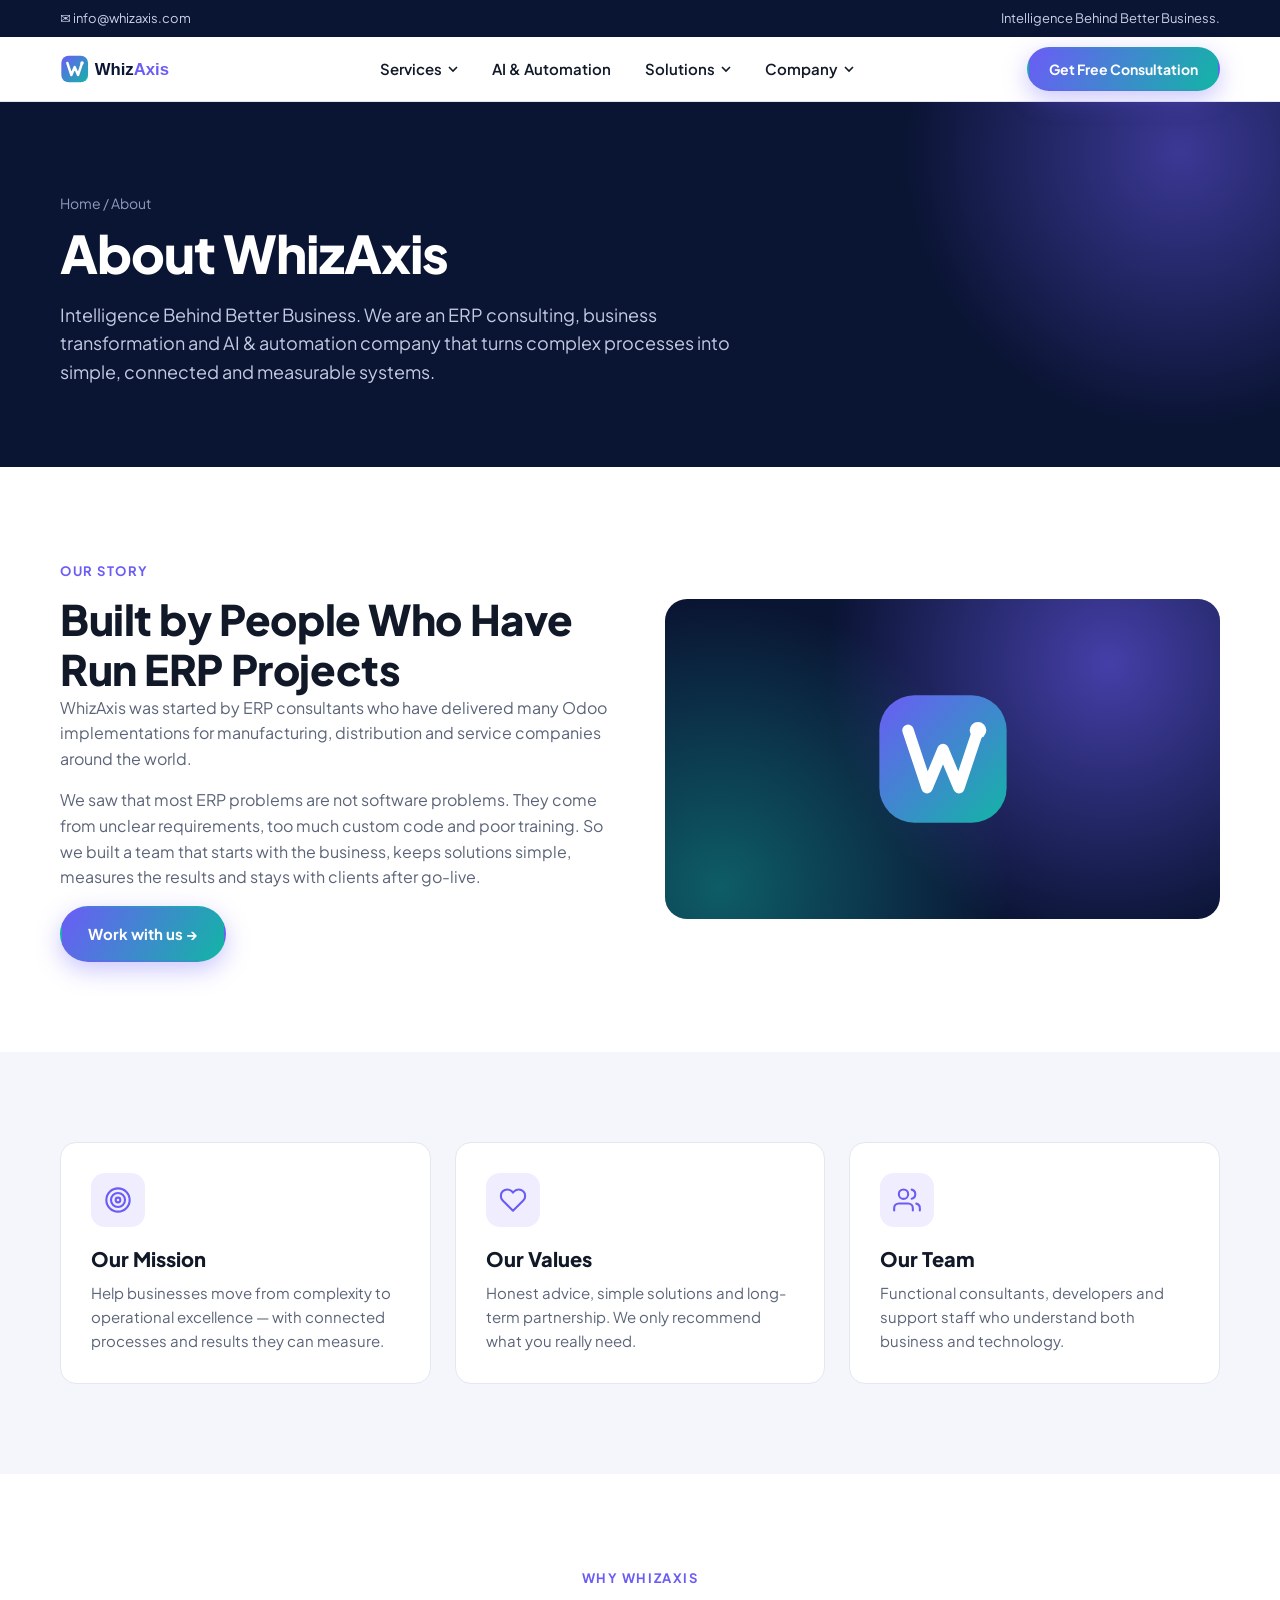
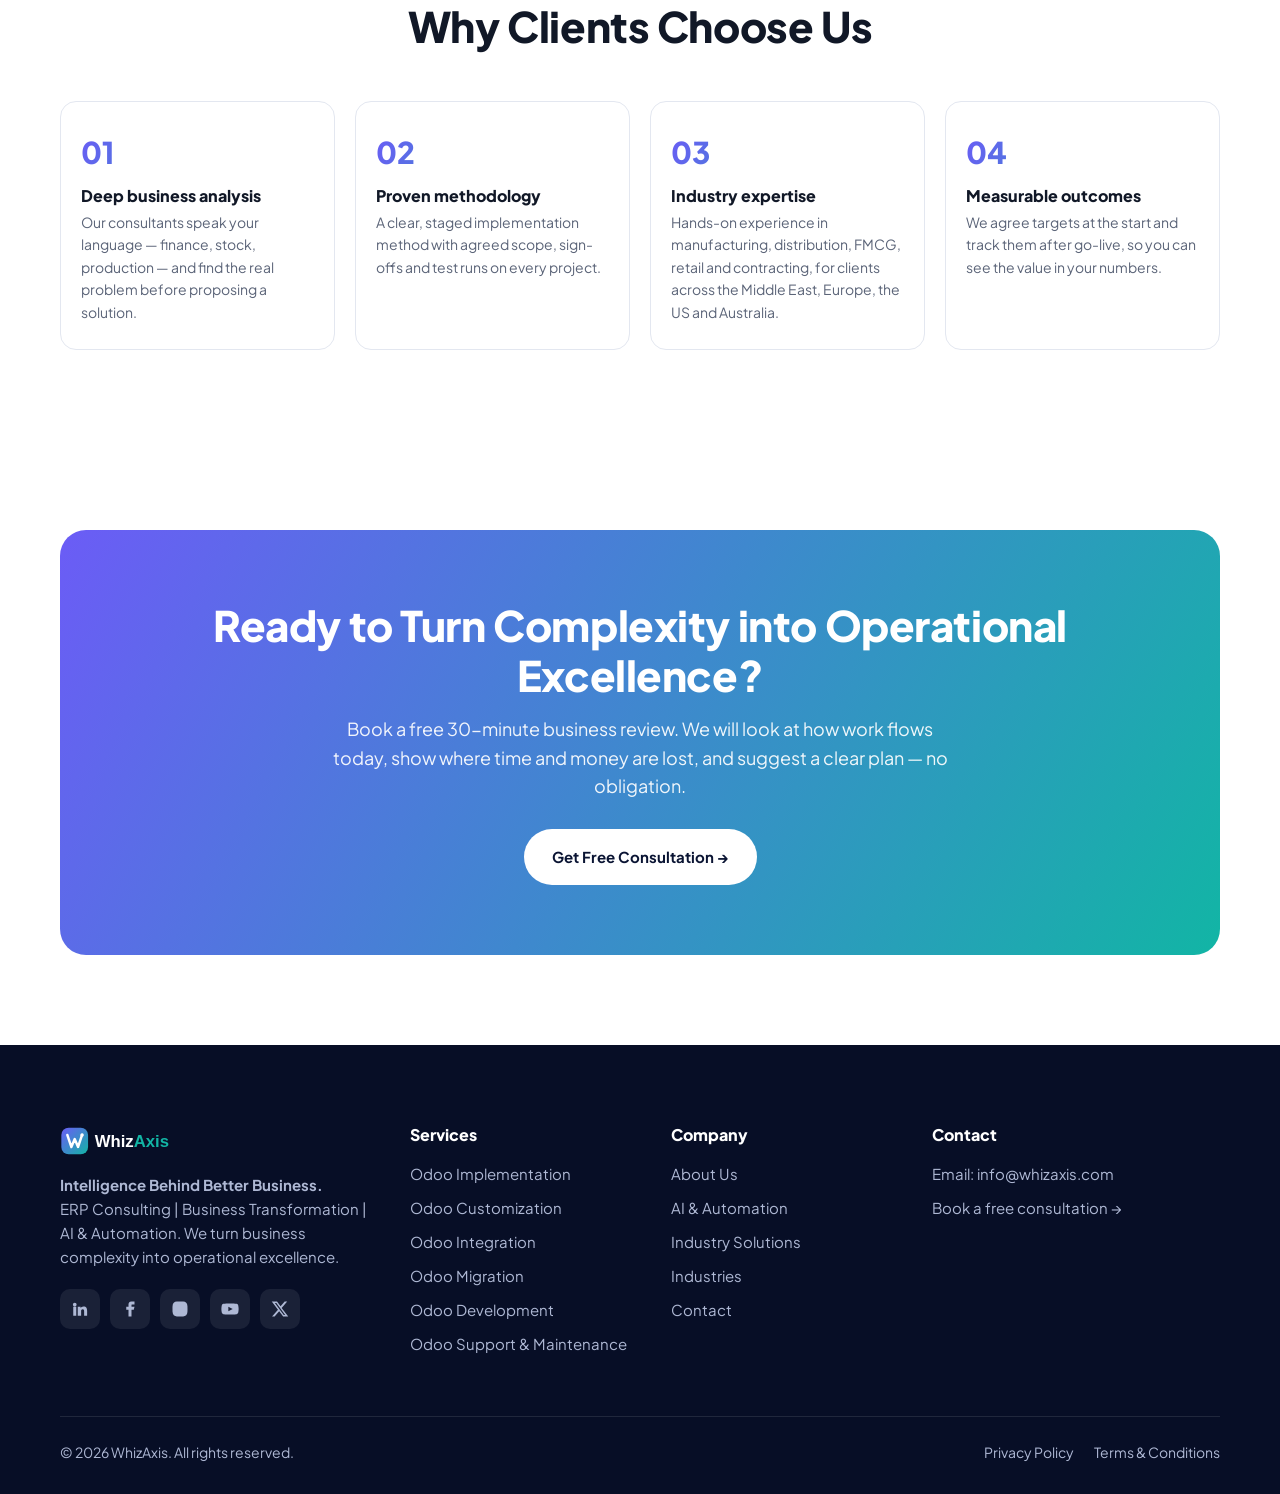
<file: about.html>
<!doctype html>
<html lang="en"><head>
<meta charset="utf-8"><meta name="viewport" content="width=device-width, initial-scale=1">
<title>About Us | WhizAxis</title>
<meta name="description" content="WhizAxis is an ERP consulting, business transformation and AI &amp; automation company. Intelligence Behind Better Business.">
<meta property="og:title" content="About Us | WhizAxis"><meta property="og:description" content="WhizAxis is an ERP consulting, business transformation and AI &amp; automation company. Intelligence Behind Better Business."><meta property="og:type" content="website"><meta property="og:site_name" content="WhizAxis">
<link rel="icon" href="assets/img/favicon.svg" type="image/svg+xml">
<link rel="preconnect" href="https://fonts.googleapis.com"><link rel="preconnect" href="https://fonts.gstatic.com" crossorigin>
<link href="https://fonts.googleapis.com/css2?family=Plus+Jakarta+Sans:wght@400;500;600;700;800&display=swap" rel="stylesheet">
<link rel="stylesheet" href="assets/css/style.css">
</head><body>
<div class="topbar"><div class="container"><div class="tb-links"><a href="mailto:info@whizaxis.com">✉ info@whizaxis.com</a></div><div class="tb-right">Intelligence Behind Better Business.</div></div></div>
<header class="header"><div class="container">
<a class="logo" href="index.html" aria-label="WhizAxis home"><img src="assets/img/logo.svg" alt="WhizAxis"></a>
<ul class="nav"><li class="has-drop"><button type="button">Services <svg class="caret" viewBox="0 0 10 10"><path d="M1 3l4 4 4-4" fill="none" stroke="currentColor" stroke-width="1.6"/></svg></button><div class="dropdown"><a href="services.html"><strong>View all</strong><span>Overview of our services</span></a><a href="services.html#consulting"><strong>ERP Consulting &amp; Business Analysis</strong><span>Understand the real problem before you spend</span></a><a href="services.html#implementation"><strong>Odoo Implementation</strong><span>Go live on Odoo with a proven plan — from requirement study and setup to data import, training and go-live support</span></a><a href="services.html#customization"><strong>Odoo Customization</strong><span>Shape Odoo around your workflow with custom fields, approvals, reports, print formats and business rules</span></a><a href="services.html#integration"><strong>Odoo Integration</strong><span>Connect Odoo with eCommerce stores, payment gateways, marketplaces, couriers, WhatsApp and other tools</span></a><a href="services.html#migration"><strong>Odoo Migration</strong><span>Move to the latest Odoo version, or from QuickBooks, Tally, Excel or another ERP, safely and with checked data</span></a><a href="services.html#development"><strong>Odoo Development</strong><span>Build new Odoo modules, portals, mobile apps and dashboards when standard features are not enough</span></a><a href="services.html#support"><strong>Odoo Support &amp; Maintenance</strong><span>Keep Odoo healthy with fast help, bug fixes, performance tuning, backups and small improvements</span></a></div></li><li><a href="ai-solutions.html">AI &amp; Automation</a></li><li class="has-drop"><button type="button">Solutions <svg class="caret" viewBox="0 0 10 10"><path d="M1 3l4 4 4-4" fill="none" stroke="currentColor" stroke-width="1.6"/></svg></button><div class="dropdown"><a href="solutions.html"><strong>View all</strong><span>Overview of solutions</span></a><a href="solutions.html#van-sales"><strong>FMCG &amp; Van Sales Solution</strong><span>Run route sales on the go </span></a><a href="solutions.html#cash-expense"><strong>Cash &amp; Expense Management</strong><span>Record cash collections and daily expenses in seconds and close the day with an automatic cash reconciliation</span></a><a href="solutions.html#fire-safety"><strong>Fire &amp; Safety / AMC Solution</strong><span>Manage fire safety projects, site inspections and AMC (annual maintenance contract) visits from quote to close</span></a></div></li><li class="has-drop"><button type="button" class="active">Company <svg class="caret" viewBox="0 0 10 10"><path d="M1 3l4 4 4-4" fill="none" stroke="currentColor" stroke-width="1.6"/></svg></button><div class="dropdown"><a href="about.html"><strong>View all</strong><span>Overview of company</span></a><a href="about.html"><strong>About Us</strong><span>Who we are and how we work</span></a><a href="index.html#industries"><strong>Industries</strong><span>Sectors we serve</span></a><a href="contact.html"><strong>Contact</strong><span>Talk to our team</span></a></div></li><li class="mobile-cta"><a class="btn btn-primary" href="contact.html">Get Free Consultation</a></li></ul>
<div class="header-cta"><a class="btn btn-primary" href="contact.html">Get Free Consultation</a><button class="menu-toggle" aria-label="Open menu"><span></span><span></span><span></span></button></div>
</div></header>
<main id="main"><section class="page-hero"><div class="container"><div class="crumbs"><a href="index.html">Home</a> / About</div><h1>About WhizAxis</h1><p>Intelligence Behind Better Business. We are an ERP consulting, business transformation and AI &amp; automation company that turns complex processes into simple, connected and measurable systems.</p></div></section>
<section class="section"><div class="container about-split"><div class="reveal"><span class="eyebrow">Our story</span><h2>Built by People Who Have Run ERP Projects</h2><p>WhizAxis was started by ERP consultants who have delivered many Odoo implementations for manufacturing, distribution and service companies around the world.</p><p>We saw that most ERP problems are not software problems. They come from unclear requirements, too much custom code and poor training. So we built a team that starts with the business, keeps solutions simple, measures the results and stays with clients after go-live.</p><a class="btn btn-primary" href="contact.html">Work with us →</a></div>
<div class="svc-visual reveal"><img src="assets/img/favicon.svg" alt="" style="position:relative;width:140px"></div></div></section>
<section class="section soft"><div class="container"><div class="cards c3"><div class="card reveal"><div class="icon"><svg viewBox="0 0 24 24" fill="none" stroke="currentColor" stroke-width="1.8" stroke-linecap="round" stroke-linejoin="round"><circle cx="12" cy="12" r="10"/><circle cx="12" cy="12" r="6"/><circle cx="12" cy="12" r="2"/></svg></div><h3>Our Mission</h3><p>Help businesses move from complexity to operational excellence — with connected processes and results they can measure.</p></div><div class="card reveal"><div class="icon"><svg viewBox="0 0 24 24" fill="none" stroke="currentColor" stroke-width="1.8" stroke-linecap="round" stroke-linejoin="round"><path d="M20.8 4.6a5.5 5.5 0 0 0-7.8 0L12 5.7l-1-1.1a5.5 5.5 0 0 0-7.8 7.8L12 21.2l8.8-8.8a5.5 5.5 0 0 0 0-7.8z"/></svg></div><h3>Our Values</h3><p>Honest advice, simple solutions and long-term partnership. We only recommend what you really need.</p></div><div class="card reveal"><div class="icon"><svg viewBox="0 0 24 24" fill="none" stroke="currentColor" stroke-width="1.8" stroke-linecap="round" stroke-linejoin="round"><path d="M17 21v-2a4 4 0 0 0-4-4H5a4 4 0 0 0-4 4v2"/><circle cx="9" cy="7" r="4"/><path d="M23 21v-2a4 4 0 0 0-3-3.9M16 3.1a4 4 0 0 1 0 7.8"/></svg></div><h3>Our Team</h3><p>Functional consultants, developers and support staff who understand both business and technology.</p></div></div></div></section>
<section class="section"><div class="container"><div class="section-head center reveal"><span class="eyebrow">Why WhizAxis</span><h2>Why Clients Choose Us</h2></div><div class="process" style="grid-template-columns:repeat(4,1fr)"><div class="step reveal"><h4>Deep business analysis</h4><p>Our consultants speak your language — finance, stock, production — and find the real problem before proposing a solution.</p></div><div class="step reveal"><h4>Proven methodology</h4><p>A clear, staged implementation method with agreed scope, sign-offs and test runs on every project.</p></div><div class="step reveal"><h4>Industry expertise</h4><p>Hands-on experience in manufacturing, distribution, FMCG, retail and contracting, for clients across the Middle East, Europe, the US and Australia.</p></div><div class="step reveal"><h4>Measurable outcomes</h4><p>We agree targets at the start and track them after go-live, so you can see the value in your numbers.</p></div></div></div></section>
<section class="section"><div class="container"><div class="cta reveal"><h2>Ready to Turn Complexity into Operational Excellence?</h2><p>Book a free 30-minute business review. We will look at how work flows today, show where time and money are lost, and suggest a clear plan — no obligation.</p><a class="btn" href="contact.html">Get Free Consultation →</a></div></div></section></main>
<footer class="footer"><div class="container"><div class="footer-grid">
<div><a class="logo" href="index.html"><img src="assets/img/logo-light.svg" alt="WhizAxis"></a><p><strong>Intelligence Behind Better Business.</strong><br>ERP Consulting | Business Transformation | AI &amp; Automation. We turn business complexity into operational excellence.</p><div class="socials"><a href="#" aria-label="LinkedIn"><svg viewBox="0 0 24 24"><path d="M4.98 3.5a2.5 2.5 0 1 1 0 5 2.5 2.5 0 0 1 0-5zM3 9h4v12H3zM9 9h3.8v1.7h.1c.5-1 1.8-2 3.8-2 4 0 4.8 2.6 4.8 6V21h-4v-5.6c0-1.3 0-3-1.9-3s-2.1 1.4-2.1 2.9V21H9z"/></svg></a><a href="#" aria-label="Facebook"><svg viewBox="0 0 24 24"><path d="M14 9V7c0-.9.6-1 1-1h3V2h-4c-3.3 0-4 2.4-4 4v3H7v4h3v9h4v-9h3l1-4z"/></svg></a><a href="#" aria-label="Instagram"><svg viewBox="0 0 24 24"><path d="M12 7a5 5 0 1 0 0 10 5 5 0 0 0 0-10zm0 8.2a3.2 3.2 0 1 1 0-6.4 3.2 3.2 0 0 1 0 6.4zM17.3 5.5a1.2 1.2 0 1 0 0 2.4 1.2 1.2 0 0 0 0-2.4zM12 2c-2.7 0-3 0-4.1.1C4.3 2.3 2.3 4.3 2.1 7.9 2 9 2 9.3 2 12s0 3 .1 4.1c.2 3.6 2.2 5.6 5.8 5.8 1.1.1 1.4.1 4.1.1s3 0 4.1-.1c3.6-.2 5.6-2.2 5.8-5.8.1-1.1.1-1.4.1-4.1s0-3-.1-4.1c-.2-3.6-2.2-5.6-5.8-5.8C15 2 14.7 2 12 2z"/></svg></a><a href="#" aria-label="YouTube"><svg viewBox="0 0 24 24"><path d="M23 7.2a3 3 0 0 0-2.1-2.1C19 4.6 12 4.6 12 4.6s-7 0-8.9.5A3 3 0 0 0 1 7.2 31 31 0 0 0 .5 12a31 31 0 0 0 .5 4.8 3 3 0 0 0 2.1 2.1c1.9.5 8.9.5 8.9.5s7 0 8.9-.5a3 3 0 0 0 2.1-2.1 31 31 0 0 0 .5-4.8 31 31 0 0 0-.5-4.8zM9.8 15V9l5.8 3z"/></svg></a><a href="#" aria-label="X"><svg viewBox="0 0 24 24"><path d="M18.2 2h3.4l-7.4 8.5L23 22h-6.8l-5.3-7-6.1 7H1.4l7.9-9L1 2h7l4.8 6.4zm-1.2 18h1.9L7.1 4H5.1z"/></svg></a></div></div>
<div><h4>Services</h4><ul><li><a href="services.html#implementation">Odoo Implementation</a></li><li><a href="services.html#customization">Odoo Customization</a></li><li><a href="services.html#integration">Odoo Integration</a></li><li><a href="services.html#migration">Odoo Migration</a></li><li><a href="services.html#development">Odoo Development</a></li><li><a href="services.html#support">Odoo Support & Maintenance</a></li></ul></div>
<div><h4>Company</h4><ul><li><a href="about.html">About Us</a></li><li><a href="ai-solutions.html">AI &amp; Automation</a></li><li><a href="solutions.html">Industry Solutions</a></li><li><a href="index.html#industries">Industries</a></li><li><a href="contact.html">Contact</a></li></ul></div>
<div><h4>Contact</h4><ul><li>Email: <a href="mailto:info@whizaxis.com">info@whizaxis.com</a></li><li><a href="contact.html">Book a free consultation →</a></li></ul></div>
</div><div class="footer-bottom"><span>© <span id="year">2026</span> WhizAxis. All rights reserved.</span><div class="links"><a href="privacy.html">Privacy Policy</a><a href="terms.html">Terms &amp; Conditions</a></div></div></div></footer>
<script src="assets/js/main.js"></script>
</body></html>
</file>
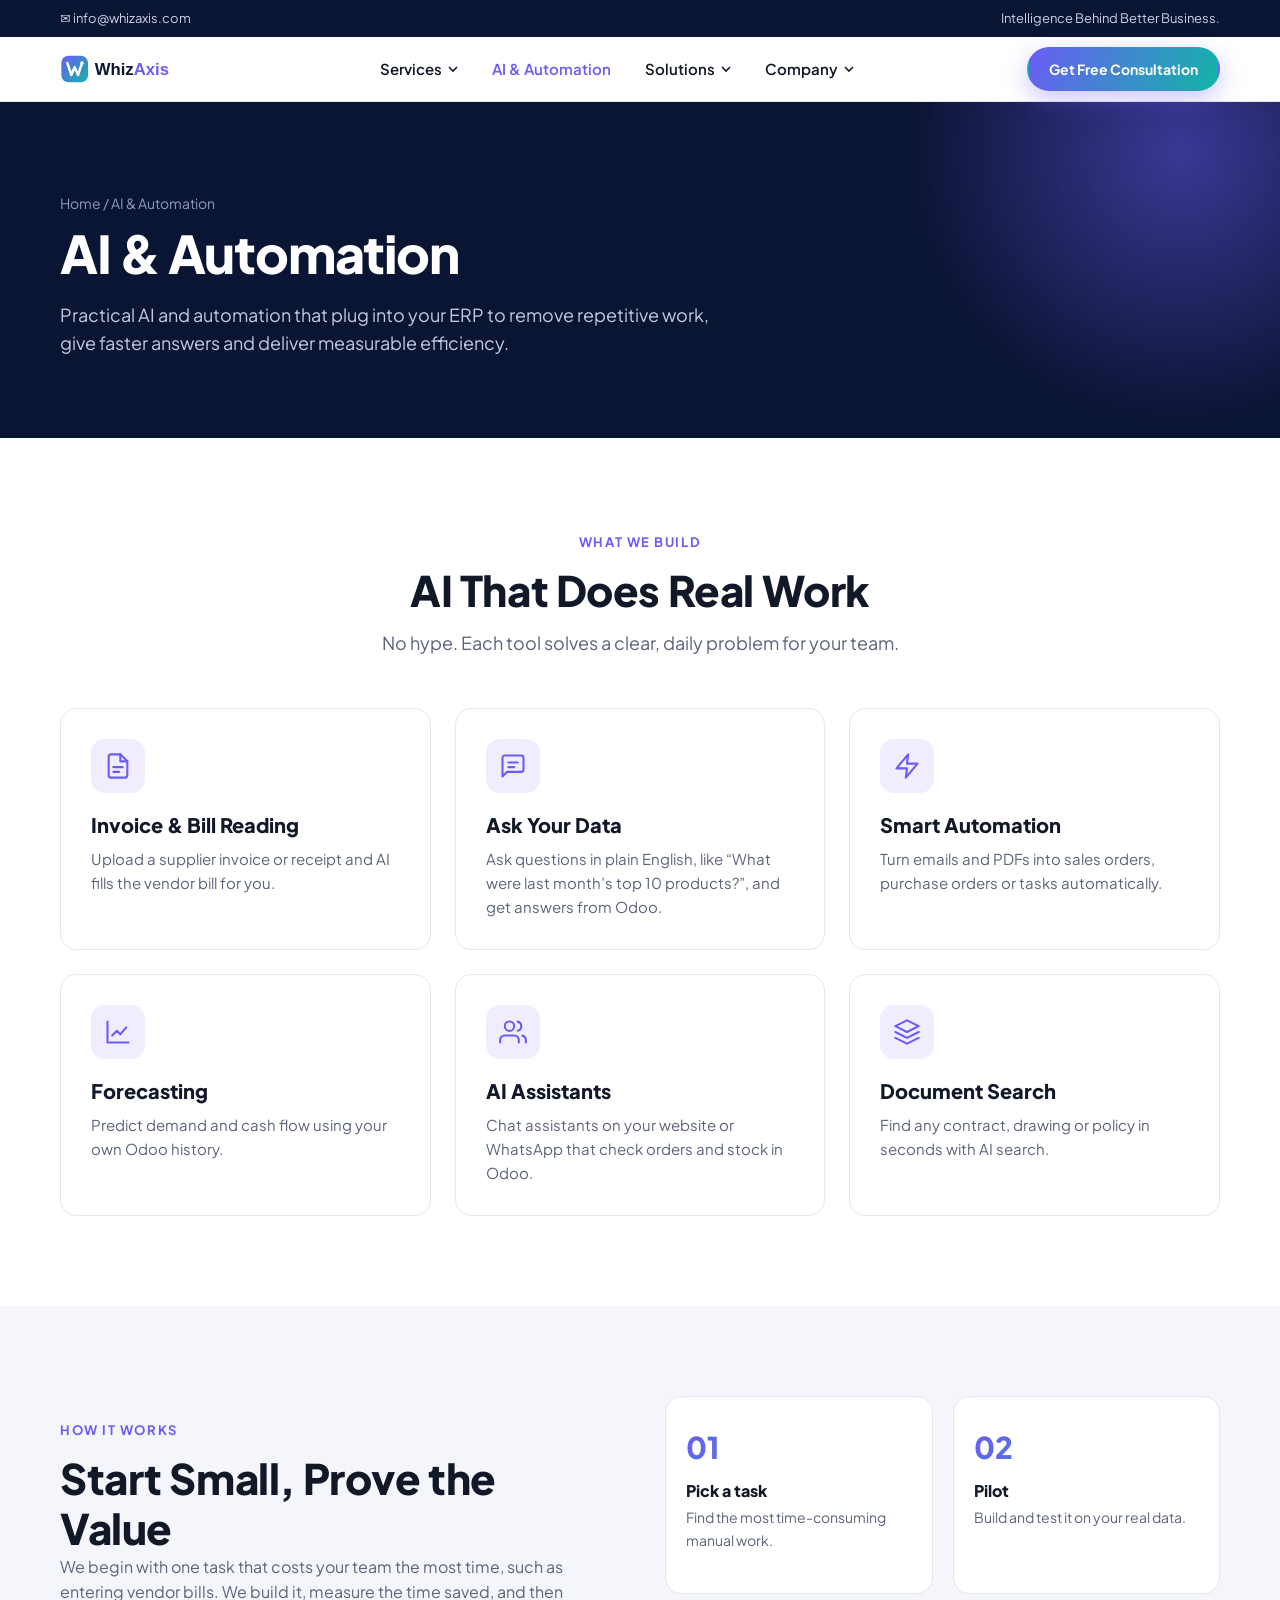
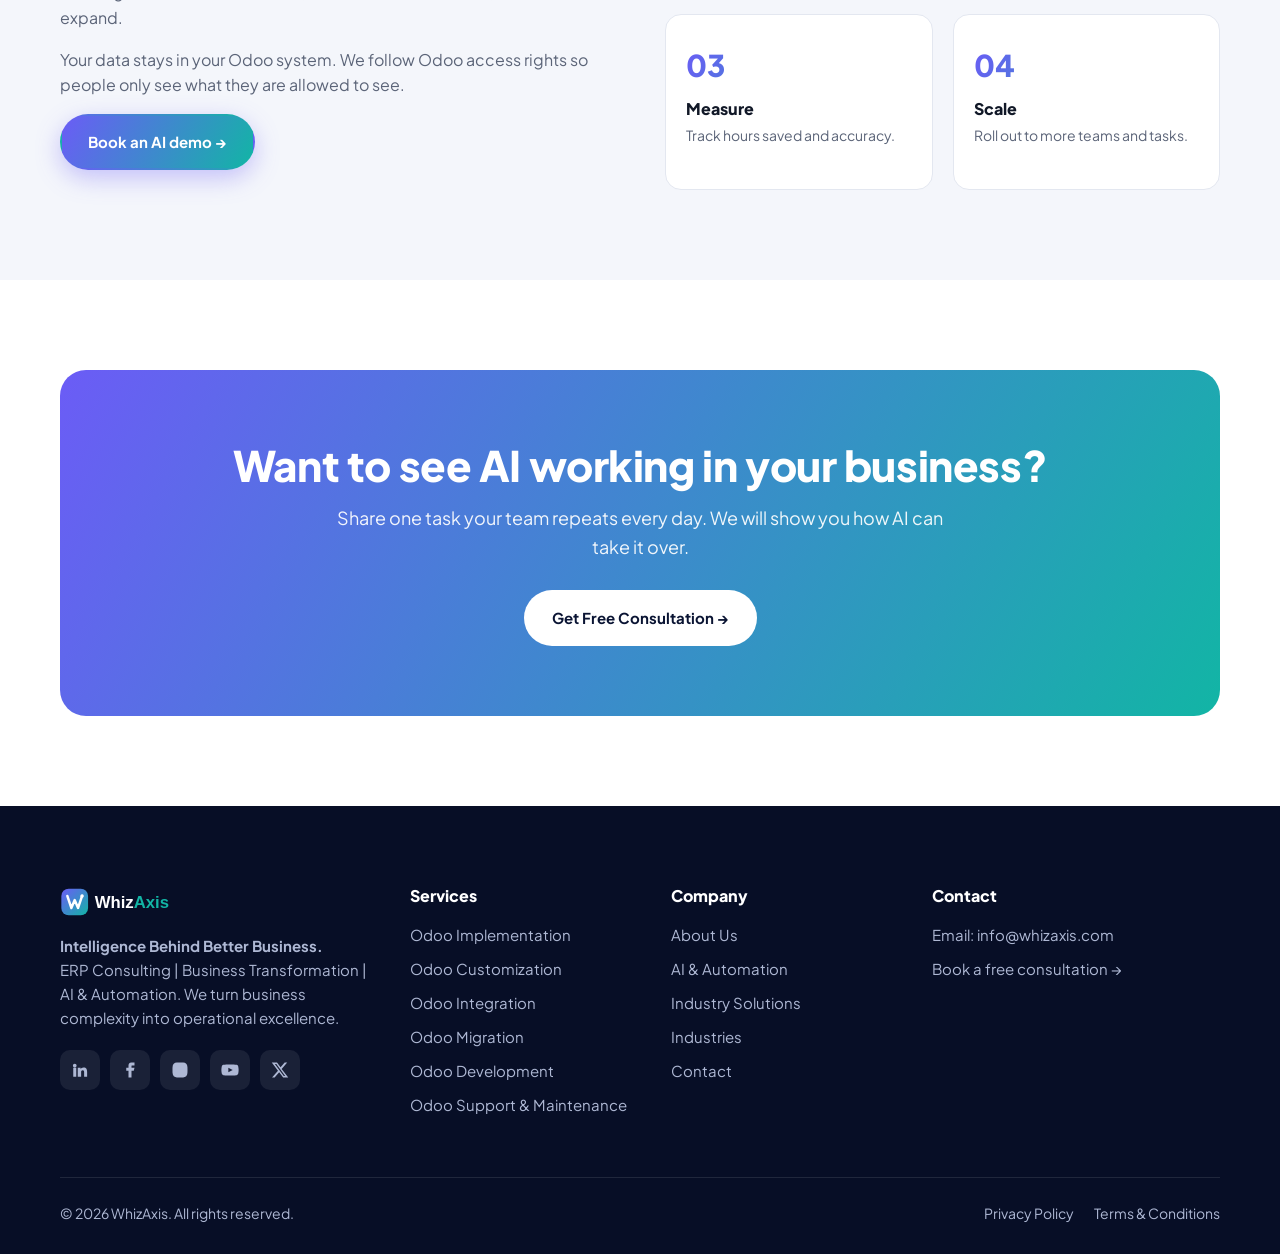
<file: ai-solutions.html>
<!doctype html>
<html lang="en"><head>
<meta charset="utf-8"><meta name="viewport" content="width=device-width, initial-scale=1">
<title>AI &amp; Automation | WhizAxis</title>
<meta name="description" content="AI &amp; automation by WhizAxis: invoice reading, ask-your-data, email to sales order automation, forecasting and AI assistants for your ERP.">
<meta property="og:title" content="AI &amp; Automation | WhizAxis"><meta property="og:description" content="AI &amp; automation by WhizAxis: invoice reading, ask-your-data, email to sales order automation, forecasting and AI assistants for your ERP."><meta property="og:type" content="website"><meta property="og:site_name" content="WhizAxis">
<link rel="icon" href="assets/img/favicon.svg" type="image/svg+xml">
<link rel="preconnect" href="https://fonts.googleapis.com"><link rel="preconnect" href="https://fonts.gstatic.com" crossorigin>
<link href="https://fonts.googleapis.com/css2?family=Plus+Jakarta+Sans:wght@400;500;600;700;800&display=swap" rel="stylesheet">
<link rel="stylesheet" href="assets/css/style.css">
</head><body>
<div class="topbar"><div class="container"><div class="tb-links"><a href="mailto:info@whizaxis.com">✉ info@whizaxis.com</a></div><div class="tb-right">Intelligence Behind Better Business.</div></div></div>
<header class="header"><div class="container">
<a class="logo" href="index.html" aria-label="WhizAxis home"><img src="assets/img/logo.svg" alt="WhizAxis"></a>
<ul class="nav"><li class="has-drop"><button type="button">Services <svg class="caret" viewBox="0 0 10 10"><path d="M1 3l4 4 4-4" fill="none" stroke="currentColor" stroke-width="1.6"/></svg></button><div class="dropdown"><a href="services.html"><strong>View all</strong><span>Overview of our services</span></a><a href="services.html#consulting"><strong>ERP Consulting &amp; Business Analysis</strong><span>Understand the real problem before you spend</span></a><a href="services.html#implementation"><strong>Odoo Implementation</strong><span>Go live on Odoo with a proven plan — from requirement study and setup to data import, training and go-live support</span></a><a href="services.html#customization"><strong>Odoo Customization</strong><span>Shape Odoo around your workflow with custom fields, approvals, reports, print formats and business rules</span></a><a href="services.html#integration"><strong>Odoo Integration</strong><span>Connect Odoo with eCommerce stores, payment gateways, marketplaces, couriers, WhatsApp and other tools</span></a><a href="services.html#migration"><strong>Odoo Migration</strong><span>Move to the latest Odoo version, or from QuickBooks, Tally, Excel or another ERP, safely and with checked data</span></a><a href="services.html#development"><strong>Odoo Development</strong><span>Build new Odoo modules, portals, mobile apps and dashboards when standard features are not enough</span></a><a href="services.html#support"><strong>Odoo Support &amp; Maintenance</strong><span>Keep Odoo healthy with fast help, bug fixes, performance tuning, backups and small improvements</span></a></div></li><li><a href="ai-solutions.html" class="active">AI &amp; Automation</a></li><li class="has-drop"><button type="button">Solutions <svg class="caret" viewBox="0 0 10 10"><path d="M1 3l4 4 4-4" fill="none" stroke="currentColor" stroke-width="1.6"/></svg></button><div class="dropdown"><a href="solutions.html"><strong>View all</strong><span>Overview of solutions</span></a><a href="solutions.html#van-sales"><strong>FMCG &amp; Van Sales Solution</strong><span>Run route sales on the go </span></a><a href="solutions.html#cash-expense"><strong>Cash &amp; Expense Management</strong><span>Record cash collections and daily expenses in seconds and close the day with an automatic cash reconciliation</span></a><a href="solutions.html#fire-safety"><strong>Fire &amp; Safety / AMC Solution</strong><span>Manage fire safety projects, site inspections and AMC (annual maintenance contract) visits from quote to close</span></a></div></li><li class="has-drop"><button type="button">Company <svg class="caret" viewBox="0 0 10 10"><path d="M1 3l4 4 4-4" fill="none" stroke="currentColor" stroke-width="1.6"/></svg></button><div class="dropdown"><a href="about.html"><strong>View all</strong><span>Overview of company</span></a><a href="about.html"><strong>About Us</strong><span>Who we are and how we work</span></a><a href="index.html#industries"><strong>Industries</strong><span>Sectors we serve</span></a><a href="contact.html"><strong>Contact</strong><span>Talk to our team</span></a></div></li><li class="mobile-cta"><a class="btn btn-primary" href="contact.html">Get Free Consultation</a></li></ul>
<div class="header-cta"><a class="btn btn-primary" href="contact.html">Get Free Consultation</a><button class="menu-toggle" aria-label="Open menu"><span></span><span></span><span></span></button></div>
</div></header>
<main id="main"><section class="page-hero"><div class="container"><div class="crumbs"><a href="index.html">Home</a> / AI &amp; Automation</div><h1>AI &amp; Automation</h1><p>Practical AI and automation that plug into your ERP to remove repetitive work, give faster answers and deliver measurable efficiency.</p></div></section>
<section class="section"><div class="container"><div class="section-head center reveal"><span class="eyebrow">What we build</span><h2>AI That Does Real Work</h2><p class="lead">No hype. Each tool solves a clear, daily problem for your team.</p></div><div class="cards c3"><div class="card reveal"><div class="icon"><svg viewBox="0 0 24 24" fill="none" stroke="currentColor" stroke-width="1.8" stroke-linecap="round" stroke-linejoin="round"><path d="M14 2H6a2 2 0 0 0-2 2v16a2 2 0 0 0 2 2h12a2 2 0 0 0 2-2V8z"/><path d="M14 2v6h6M8 13h8M8 17h5"/></svg></div><h3>Invoice & Bill Reading</h3><p>Upload a supplier invoice or receipt and AI fills the vendor bill for you.</p></div><div class="card reveal"><div class="icon"><svg viewBox="0 0 24 24" fill="none" stroke="currentColor" stroke-width="1.8" stroke-linecap="round" stroke-linejoin="round"><path d="M21 15a2 2 0 0 1-2 2H7l-4 4V5a2 2 0 0 1 2-2h14a2 2 0 0 1 2 2z"/><path d="M8 9h8M8 13h5"/></svg></div><h3>Ask Your Data</h3><p>Ask questions in plain English, like “What were last month’s top 10 products?”, and get answers from Odoo.</p></div><div class="card reveal"><div class="icon"><svg viewBox="0 0 24 24" fill="none" stroke="currentColor" stroke-width="1.8" stroke-linecap="round" stroke-linejoin="round"><path d="M13 2L3 14h9l-1 8 10-12h-9z"/></svg></div><h3>Smart Automation</h3><p>Turn emails and PDFs into sales orders, purchase orders or tasks automatically.</p></div><div class="card reveal"><div class="icon"><svg viewBox="0 0 24 24" fill="none" stroke="currentColor" stroke-width="1.8" stroke-linecap="round" stroke-linejoin="round"><path d="M3 3v18h18"/><path d="M7 15l4-4 3 3 5-6"/></svg></div><h3>Forecasting</h3><p>Predict demand and cash flow using your own Odoo history.</p></div><div class="card reveal"><div class="icon"><svg viewBox="0 0 24 24" fill="none" stroke="currentColor" stroke-width="1.8" stroke-linecap="round" stroke-linejoin="round"><path d="M17 21v-2a4 4 0 0 0-4-4H5a4 4 0 0 0-4 4v2"/><circle cx="9" cy="7" r="4"/><path d="M23 21v-2a4 4 0 0 0-3-3.9M16 3.1a4 4 0 0 1 0 7.8"/></svg></div><h3>AI Assistants</h3><p>Chat assistants on your website or WhatsApp that check orders and stock in Odoo.</p></div><div class="card reveal"><div class="icon"><svg viewBox="0 0 24 24" fill="none" stroke="currentColor" stroke-width="1.8" stroke-linecap="round" stroke-linejoin="round"><path d="M12 2l10 5-10 5L2 7z"/><path d="M2 17l10 5 10-5M2 12l10 5 10-5"/></svg></div><h3>Document Search</h3><p>Find any contract, drawing or policy in seconds with AI search.</p></div></div></div></section>
<section class="section soft"><div class="container about-split"><div class="reveal"><span class="eyebrow">How it works</span><h2>Start Small, Prove the Value</h2><p>We begin with one task that costs your team the most time, such as entering vendor bills. We build it, measure the time saved, and then expand.</p><p>Your data stays in your Odoo system. We follow Odoo access rights so people only see what they are allowed to see.</p><a class="btn btn-primary" href="contact.html">Book an AI demo →</a></div>
<div class="process" style="grid-template-columns:1fr 1fr"><div class="step reveal"><h4>Pick a task</h4><p>Find the most time-consuming manual work.</p></div><div class="step reveal"><h4>Pilot</h4><p>Build and test it on your real data.</p></div><div class="step reveal"><h4>Measure</h4><p>Track hours saved and accuracy.</p></div><div class="step reveal"><h4>Scale</h4><p>Roll out to more teams and tasks.</p></div></div></div></section>
<section class="section"><div class="container"><div class="cta reveal"><h2>Want to see AI working in your business?</h2><p>Share one task your team repeats every day. We will show you how AI can take it over.</p><a class="btn" href="contact.html">Get Free Consultation →</a></div></div></section></main>
<footer class="footer"><div class="container"><div class="footer-grid">
<div><a class="logo" href="index.html"><img src="assets/img/logo-light.svg" alt="WhizAxis"></a><p><strong>Intelligence Behind Better Business.</strong><br>ERP Consulting | Business Transformation | AI &amp; Automation. We turn business complexity into operational excellence.</p><div class="socials"><a href="#" aria-label="LinkedIn"><svg viewBox="0 0 24 24"><path d="M4.98 3.5a2.5 2.5 0 1 1 0 5 2.5 2.5 0 0 1 0-5zM3 9h4v12H3zM9 9h3.8v1.7h.1c.5-1 1.8-2 3.8-2 4 0 4.8 2.6 4.8 6V21h-4v-5.6c0-1.3 0-3-1.9-3s-2.1 1.4-2.1 2.9V21H9z"/></svg></a><a href="#" aria-label="Facebook"><svg viewBox="0 0 24 24"><path d="M14 9V7c0-.9.6-1 1-1h3V2h-4c-3.3 0-4 2.4-4 4v3H7v4h3v9h4v-9h3l1-4z"/></svg></a><a href="#" aria-label="Instagram"><svg viewBox="0 0 24 24"><path d="M12 7a5 5 0 1 0 0 10 5 5 0 0 0 0-10zm0 8.2a3.2 3.2 0 1 1 0-6.4 3.2 3.2 0 0 1 0 6.4zM17.3 5.5a1.2 1.2 0 1 0 0 2.4 1.2 1.2 0 0 0 0-2.4zM12 2c-2.7 0-3 0-4.1.1C4.3 2.3 2.3 4.3 2.1 7.9 2 9 2 9.3 2 12s0 3 .1 4.1c.2 3.6 2.2 5.6 5.8 5.8 1.1.1 1.4.1 4.1.1s3 0 4.1-.1c3.6-.2 5.6-2.2 5.8-5.8.1-1.1.1-1.4.1-4.1s0-3-.1-4.1c-.2-3.6-2.2-5.6-5.8-5.8C15 2 14.7 2 12 2z"/></svg></a><a href="#" aria-label="YouTube"><svg viewBox="0 0 24 24"><path d="M23 7.2a3 3 0 0 0-2.1-2.1C19 4.6 12 4.6 12 4.6s-7 0-8.9.5A3 3 0 0 0 1 7.2 31 31 0 0 0 .5 12a31 31 0 0 0 .5 4.8 3 3 0 0 0 2.1 2.1c1.9.5 8.9.5 8.9.5s7 0 8.9-.5a3 3 0 0 0 2.1-2.1 31 31 0 0 0 .5-4.8 31 31 0 0 0-.5-4.8zM9.8 15V9l5.8 3z"/></svg></a><a href="#" aria-label="X"><svg viewBox="0 0 24 24"><path d="M18.2 2h3.4l-7.4 8.5L23 22h-6.8l-5.3-7-6.1 7H1.4l7.9-9L1 2h7l4.8 6.4zm-1.2 18h1.9L7.1 4H5.1z"/></svg></a></div></div>
<div><h4>Services</h4><ul><li><a href="services.html#implementation">Odoo Implementation</a></li><li><a href="services.html#customization">Odoo Customization</a></li><li><a href="services.html#integration">Odoo Integration</a></li><li><a href="services.html#migration">Odoo Migration</a></li><li><a href="services.html#development">Odoo Development</a></li><li><a href="services.html#support">Odoo Support & Maintenance</a></li></ul></div>
<div><h4>Company</h4><ul><li><a href="about.html">About Us</a></li><li><a href="ai-solutions.html">AI &amp; Automation</a></li><li><a href="solutions.html">Industry Solutions</a></li><li><a href="index.html#industries">Industries</a></li><li><a href="contact.html">Contact</a></li></ul></div>
<div><h4>Contact</h4><ul><li>Email: <a href="mailto:info@whizaxis.com">info@whizaxis.com</a></li><li><a href="contact.html">Book a free consultation →</a></li></ul></div>
</div><div class="footer-bottom"><span>© <span id="year">2026</span> WhizAxis. All rights reserved.</span><div class="links"><a href="privacy.html">Privacy Policy</a><a href="terms.html">Terms &amp; Conditions</a></div></div></div></footer>
<script src="assets/js/main.js"></script>
</body></html>
</file>
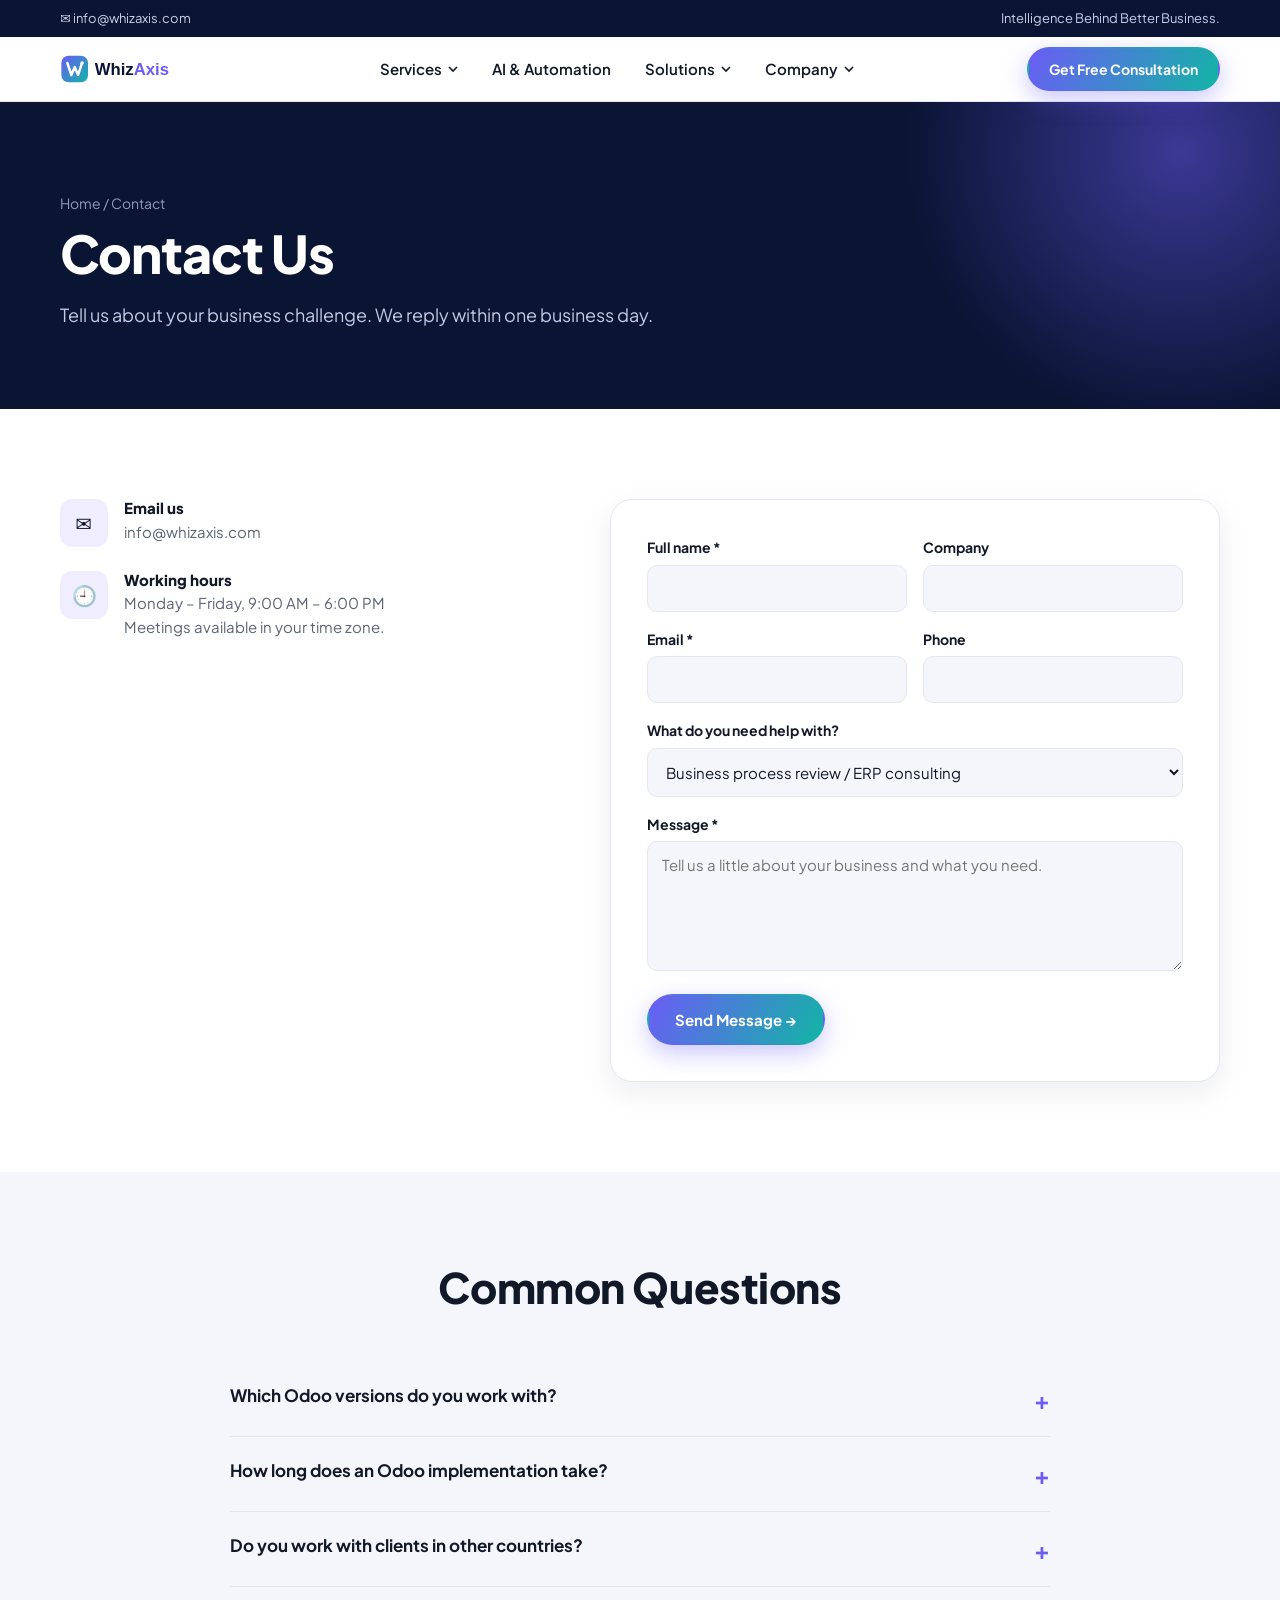
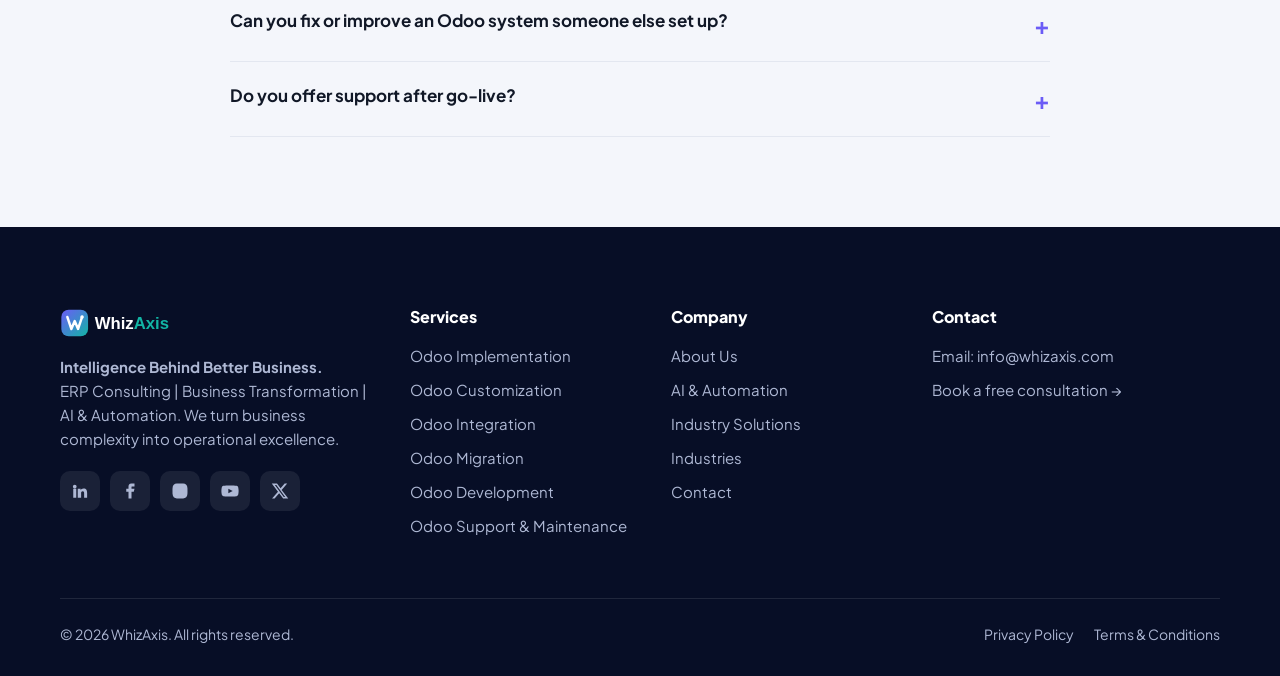
<file: contact.html>
<!doctype html>
<html lang="en"><head>
<meta charset="utf-8"><meta name="viewport" content="width=device-width, initial-scale=1">
<title>Contact Us | WhizAxis</title>
<meta name="description" content="Contact WhizAxis for ERP consulting, business transformation, Odoo implementation and AI &amp; automation.">
<meta property="og:title" content="Contact Us | WhizAxis"><meta property="og:description" content="Contact WhizAxis for ERP consulting, business transformation, Odoo implementation and AI &amp; automation."><meta property="og:type" content="website"><meta property="og:site_name" content="WhizAxis">
<link rel="icon" href="assets/img/favicon.svg" type="image/svg+xml">
<link rel="preconnect" href="https://fonts.googleapis.com"><link rel="preconnect" href="https://fonts.gstatic.com" crossorigin>
<link href="https://fonts.googleapis.com/css2?family=Plus+Jakarta+Sans:wght@400;500;600;700;800&display=swap" rel="stylesheet">
<link rel="stylesheet" href="assets/css/style.css">
</head><body>
<div class="topbar"><div class="container"><div class="tb-links"><a href="mailto:info@whizaxis.com">✉ info@whizaxis.com</a></div><div class="tb-right">Intelligence Behind Better Business.</div></div></div>
<header class="header"><div class="container">
<a class="logo" href="index.html" aria-label="WhizAxis home"><img src="assets/img/logo.svg" alt="WhizAxis"></a>
<ul class="nav"><li class="has-drop"><button type="button">Services <svg class="caret" viewBox="0 0 10 10"><path d="M1 3l4 4 4-4" fill="none" stroke="currentColor" stroke-width="1.6"/></svg></button><div class="dropdown"><a href="services.html"><strong>View all</strong><span>Overview of our services</span></a><a href="services.html#consulting"><strong>ERP Consulting &amp; Business Analysis</strong><span>Understand the real problem before you spend</span></a><a href="services.html#implementation"><strong>Odoo Implementation</strong><span>Go live on Odoo with a proven plan — from requirement study and setup to data import, training and go-live support</span></a><a href="services.html#customization"><strong>Odoo Customization</strong><span>Shape Odoo around your workflow with custom fields, approvals, reports, print formats and business rules</span></a><a href="services.html#integration"><strong>Odoo Integration</strong><span>Connect Odoo with eCommerce stores, payment gateways, marketplaces, couriers, WhatsApp and other tools</span></a><a href="services.html#migration"><strong>Odoo Migration</strong><span>Move to the latest Odoo version, or from QuickBooks, Tally, Excel or another ERP, safely and with checked data</span></a><a href="services.html#development"><strong>Odoo Development</strong><span>Build new Odoo modules, portals, mobile apps and dashboards when standard features are not enough</span></a><a href="services.html#support"><strong>Odoo Support &amp; Maintenance</strong><span>Keep Odoo healthy with fast help, bug fixes, performance tuning, backups and small improvements</span></a></div></li><li><a href="ai-solutions.html">AI &amp; Automation</a></li><li class="has-drop"><button type="button">Solutions <svg class="caret" viewBox="0 0 10 10"><path d="M1 3l4 4 4-4" fill="none" stroke="currentColor" stroke-width="1.6"/></svg></button><div class="dropdown"><a href="solutions.html"><strong>View all</strong><span>Overview of solutions</span></a><a href="solutions.html#van-sales"><strong>FMCG &amp; Van Sales Solution</strong><span>Run route sales on the go </span></a><a href="solutions.html#cash-expense"><strong>Cash &amp; Expense Management</strong><span>Record cash collections and daily expenses in seconds and close the day with an automatic cash reconciliation</span></a><a href="solutions.html#fire-safety"><strong>Fire &amp; Safety / AMC Solution</strong><span>Manage fire safety projects, site inspections and AMC (annual maintenance contract) visits from quote to close</span></a></div></li><li class="has-drop"><button type="button">Company <svg class="caret" viewBox="0 0 10 10"><path d="M1 3l4 4 4-4" fill="none" stroke="currentColor" stroke-width="1.6"/></svg></button><div class="dropdown"><a href="about.html"><strong>View all</strong><span>Overview of company</span></a><a href="about.html"><strong>About Us</strong><span>Who we are and how we work</span></a><a href="index.html#industries"><strong>Industries</strong><span>Sectors we serve</span></a><a href="contact.html"><strong>Contact</strong><span>Talk to our team</span></a></div></li><li class="mobile-cta"><a class="btn btn-primary" href="contact.html">Get Free Consultation</a></li></ul>
<div class="header-cta"><a class="btn btn-primary" href="contact.html">Get Free Consultation</a><button class="menu-toggle" aria-label="Open menu"><span></span><span></span><span></span></button></div>
</div></header>
<main id="main"><section class="page-hero"><div class="container"><div class="crumbs"><a href="index.html">Home</a> / Contact</div><h1>Contact Us</h1><p>Tell us about your business challenge. We reply within one business day.</p></div></section>
<section class="section"><div class="container contact-grid"><div class="contact-info reveal">
<div class="info-row"><div class="info-ic">✉</div><div><h4>Email us</h4><a href="mailto:info@whizaxis.com">info@whizaxis.com</a></div></div>
<div class="info-row"><div class="info-ic">🕘</div><div><h4>Working hours</h4><p>Monday – Friday, 9:00 AM – 6:00 PM<br>Meetings available in your time zone.</p></div></div></div><form class="form contact-form reveal" novalidate>
<div class="hp"><label>Leave empty<input name="website" tabindex="-1" autocomplete="off"></label></div>
<div class="form-row"><div class="field"><label for="f-name">Full name *</label><input id="f-name" name="name" required></div><div class="field"><label for="f-co">Company</label><input id="f-co" name="company"></div></div>
<div class="form-row"><div class="field"><label for="f-email">Email *</label><input id="f-email" name="email" type="email" required></div><div class="field"><label for="f-ph">Phone</label><input id="f-ph" name="phone" type="tel"></div></div>
<div class="field"><label for="f-svc">What do you need help with?</label><select id="f-svc" name="service"><option>Business process review / ERP consulting</option><option>New Odoo implementation</option><option>Odoo customization</option><option>Odoo integration</option><option>Odoo migration</option><option>Odoo development</option><option>Support for an existing Odoo system</option><option>AI &amp; automation</option><option>Other</option></select></div>
<div class="field"><label for="f-msg">Message *</label><textarea id="f-msg" name="message" required placeholder="Tell us a little about your business and what you need."></textarea></div>
<button class="btn btn-primary" type="submit">Send Message →</button><div class="form-msg" role="status"></div></form></div></section>
<section class="section soft"><div class="container"><div class="section-head center reveal"><h2>Common Questions</h2></div><div class="faq"><div class="faq-item"><button class="faq-q">Which Odoo versions do you work with?<span class="plus">+</span></button><div class="faq-a"><p>We work with all recent versions, including Odoo 16, 17, 18 and 19 — on Community, Enterprise, Odoo Online and Odoo.sh.</p></div></div><div class="faq-item"><button class="faq-q">How long does an Odoo implementation take?<span class="plus">+</span></button><div class="faq-a"><p>A small setup can go live in 3–6 weeks. A multi-company or manufacturing project usually takes 2–4 months. We give you a clear timeline after the requirement study.</p></div></div><div class="faq-item"><button class="faq-q">Do you work with clients in other countries?<span class="plus">+</span></button><div class="faq-a"><p>Yes. We work remotely with clients in the Middle East, Europe, the US and Australia, and match your working hours for meetings.</p></div></div><div class="faq-item"><button class="faq-q">Can you fix or improve an Odoo system someone else set up?<span class="plus">+</span></button><div class="faq-a"><p>Yes. We start with a health check, list the issues, and then fix and improve the system step by step.</p></div></div><div class="faq-item"><button class="faq-q">Do you offer support after go-live?<span class="plus">+</span></button><div class="faq-a"><p>Yes. We offer monthly support plans with set response times, so you always have a team that knows your setup.</p></div></div></div></div></section></main>
<footer class="footer"><div class="container"><div class="footer-grid">
<div><a class="logo" href="index.html"><img src="assets/img/logo-light.svg" alt="WhizAxis"></a><p><strong>Intelligence Behind Better Business.</strong><br>ERP Consulting | Business Transformation | AI &amp; Automation. We turn business complexity into operational excellence.</p><div class="socials"><a href="#" aria-label="LinkedIn"><svg viewBox="0 0 24 24"><path d="M4.98 3.5a2.5 2.5 0 1 1 0 5 2.5 2.5 0 0 1 0-5zM3 9h4v12H3zM9 9h3.8v1.7h.1c.5-1 1.8-2 3.8-2 4 0 4.8 2.6 4.8 6V21h-4v-5.6c0-1.3 0-3-1.9-3s-2.1 1.4-2.1 2.9V21H9z"/></svg></a><a href="#" aria-label="Facebook"><svg viewBox="0 0 24 24"><path d="M14 9V7c0-.9.6-1 1-1h3V2h-4c-3.3 0-4 2.4-4 4v3H7v4h3v9h4v-9h3l1-4z"/></svg></a><a href="#" aria-label="Instagram"><svg viewBox="0 0 24 24"><path d="M12 7a5 5 0 1 0 0 10 5 5 0 0 0 0-10zm0 8.2a3.2 3.2 0 1 1 0-6.4 3.2 3.2 0 0 1 0 6.4zM17.3 5.5a1.2 1.2 0 1 0 0 2.4 1.2 1.2 0 0 0 0-2.4zM12 2c-2.7 0-3 0-4.1.1C4.3 2.3 2.3 4.3 2.1 7.9 2 9 2 9.3 2 12s0 3 .1 4.1c.2 3.6 2.2 5.6 5.8 5.8 1.1.1 1.4.1 4.1.1s3 0 4.1-.1c3.6-.2 5.6-2.2 5.8-5.8.1-1.1.1-1.4.1-4.1s0-3-.1-4.1c-.2-3.6-2.2-5.6-5.8-5.8C15 2 14.7 2 12 2z"/></svg></a><a href="#" aria-label="YouTube"><svg viewBox="0 0 24 24"><path d="M23 7.2a3 3 0 0 0-2.1-2.1C19 4.6 12 4.6 12 4.6s-7 0-8.9.5A3 3 0 0 0 1 7.2 31 31 0 0 0 .5 12a31 31 0 0 0 .5 4.8 3 3 0 0 0 2.1 2.1c1.9.5 8.9.5 8.9.5s7 0 8.9-.5a3 3 0 0 0 2.1-2.1 31 31 0 0 0 .5-4.8 31 31 0 0 0-.5-4.8zM9.8 15V9l5.8 3z"/></svg></a><a href="#" aria-label="X"><svg viewBox="0 0 24 24"><path d="M18.2 2h3.4l-7.4 8.5L23 22h-6.8l-5.3-7-6.1 7H1.4l7.9-9L1 2h7l4.8 6.4zm-1.2 18h1.9L7.1 4H5.1z"/></svg></a></div></div>
<div><h4>Services</h4><ul><li><a href="services.html#implementation">Odoo Implementation</a></li><li><a href="services.html#customization">Odoo Customization</a></li><li><a href="services.html#integration">Odoo Integration</a></li><li><a href="services.html#migration">Odoo Migration</a></li><li><a href="services.html#development">Odoo Development</a></li><li><a href="services.html#support">Odoo Support & Maintenance</a></li></ul></div>
<div><h4>Company</h4><ul><li><a href="about.html">About Us</a></li><li><a href="ai-solutions.html">AI &amp; Automation</a></li><li><a href="solutions.html">Industry Solutions</a></li><li><a href="index.html#industries">Industries</a></li><li><a href="contact.html">Contact</a></li></ul></div>
<div><h4>Contact</h4><ul><li>Email: <a href="mailto:info@whizaxis.com">info@whizaxis.com</a></li><li><a href="contact.html">Book a free consultation →</a></li></ul></div>
</div><div class="footer-bottom"><span>© <span id="year">2026</span> WhizAxis. All rights reserved.</span><div class="links"><a href="privacy.html">Privacy Policy</a><a href="terms.html">Terms &amp; Conditions</a></div></div></div></footer>
<script src="assets/js/main.js"></script>
</body></html>
</file>
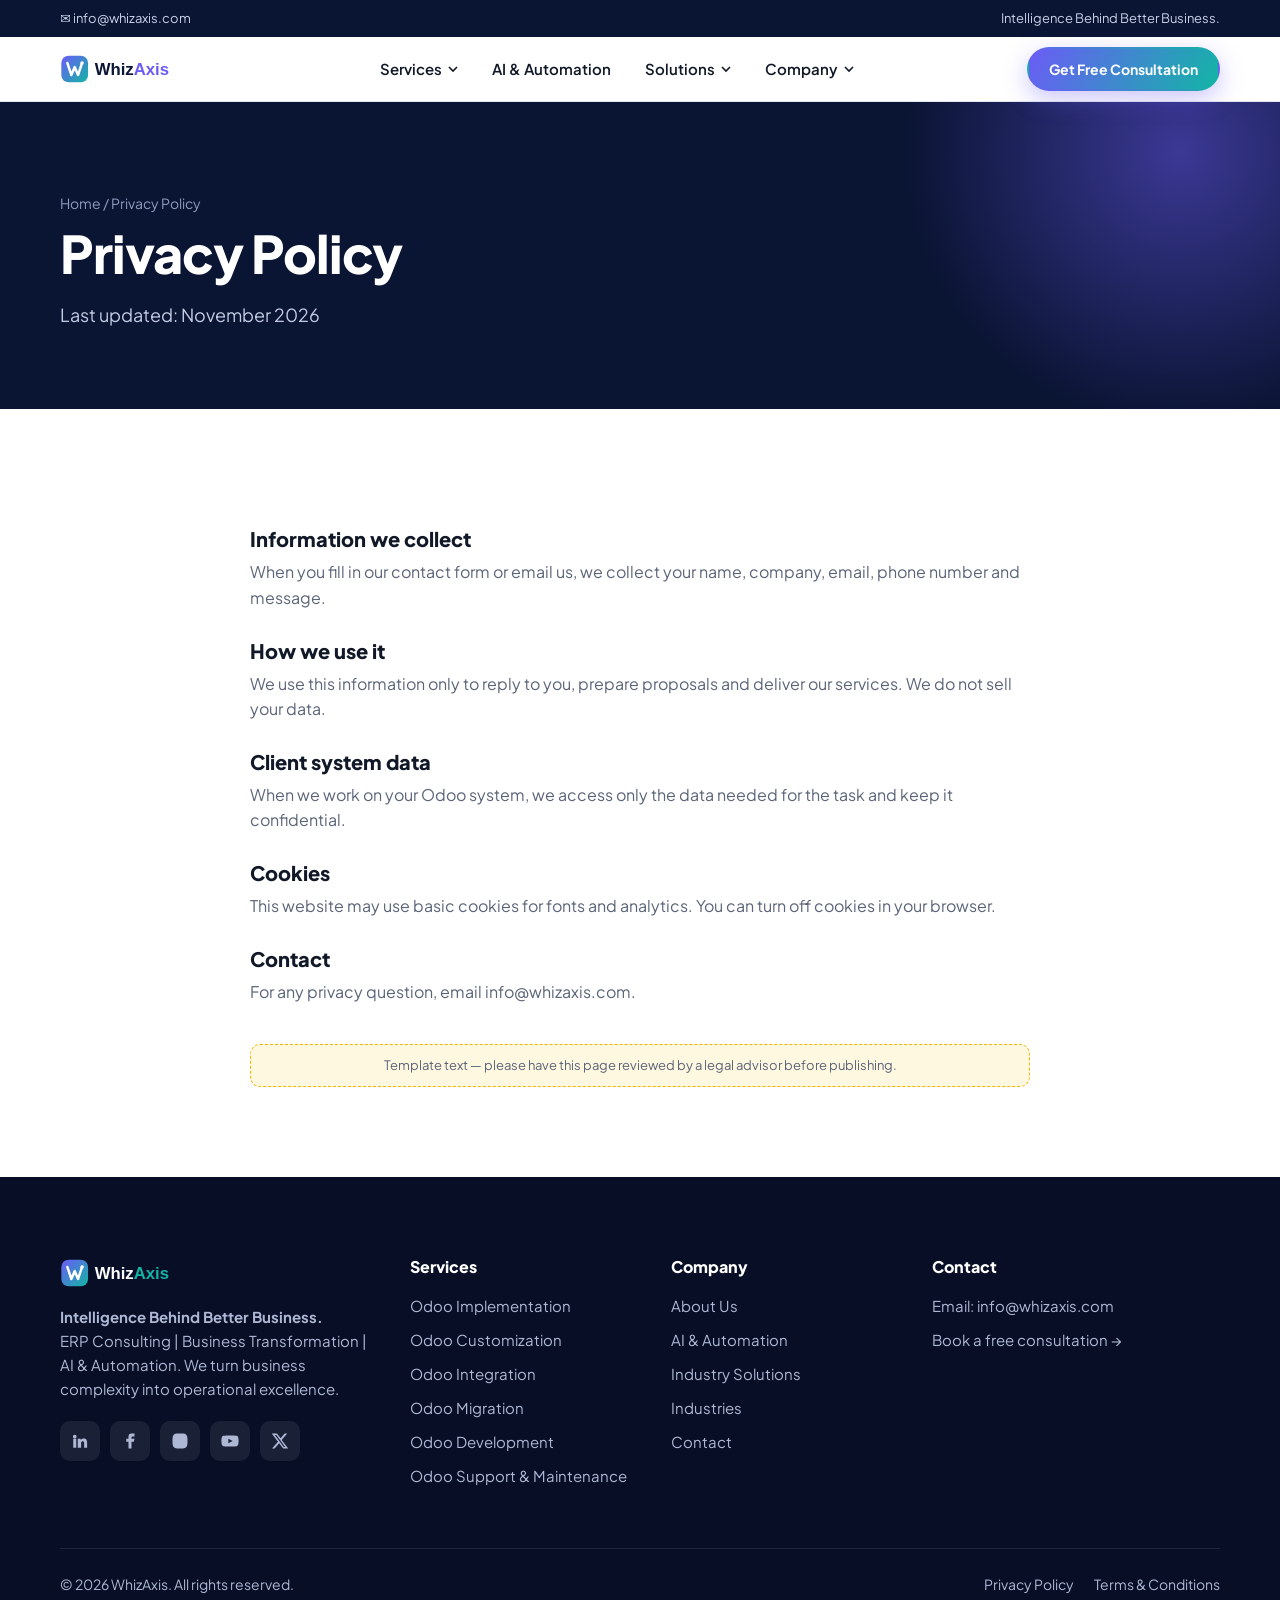
<file: privacy.html>
<!doctype html>
<html lang="en"><head>
<meta charset="utf-8"><meta name="viewport" content="width=device-width, initial-scale=1">
<title>Privacy Policy | WhizAxis</title>
<meta name="description" content="WhizAxis Privacy Policy.">
<meta property="og:title" content="Privacy Policy | WhizAxis"><meta property="og:description" content="WhizAxis Privacy Policy."><meta property="og:type" content="website"><meta property="og:site_name" content="WhizAxis">
<link rel="icon" href="assets/img/favicon.svg" type="image/svg+xml">
<link rel="preconnect" href="https://fonts.googleapis.com"><link rel="preconnect" href="https://fonts.gstatic.com" crossorigin>
<link href="https://fonts.googleapis.com/css2?family=Plus+Jakarta+Sans:wght@400;500;600;700;800&display=swap" rel="stylesheet">
<link rel="stylesheet" href="assets/css/style.css">
</head><body>
<div class="topbar"><div class="container"><div class="tb-links"><a href="mailto:info@whizaxis.com">✉ info@whizaxis.com</a></div><div class="tb-right">Intelligence Behind Better Business.</div></div></div>
<header class="header"><div class="container">
<a class="logo" href="index.html" aria-label="WhizAxis home"><img src="assets/img/logo.svg" alt="WhizAxis"></a>
<ul class="nav"><li class="has-drop"><button type="button">Services <svg class="caret" viewBox="0 0 10 10"><path d="M1 3l4 4 4-4" fill="none" stroke="currentColor" stroke-width="1.6"/></svg></button><div class="dropdown"><a href="services.html"><strong>View all</strong><span>Overview of our services</span></a><a href="services.html#consulting"><strong>ERP Consulting &amp; Business Analysis</strong><span>Understand the real problem before you spend</span></a><a href="services.html#implementation"><strong>Odoo Implementation</strong><span>Go live on Odoo with a proven plan — from requirement study and setup to data import, training and go-live support</span></a><a href="services.html#customization"><strong>Odoo Customization</strong><span>Shape Odoo around your workflow with custom fields, approvals, reports, print formats and business rules</span></a><a href="services.html#integration"><strong>Odoo Integration</strong><span>Connect Odoo with eCommerce stores, payment gateways, marketplaces, couriers, WhatsApp and other tools</span></a><a href="services.html#migration"><strong>Odoo Migration</strong><span>Move to the latest Odoo version, or from QuickBooks, Tally, Excel or another ERP, safely and with checked data</span></a><a href="services.html#development"><strong>Odoo Development</strong><span>Build new Odoo modules, portals, mobile apps and dashboards when standard features are not enough</span></a><a href="services.html#support"><strong>Odoo Support &amp; Maintenance</strong><span>Keep Odoo healthy with fast help, bug fixes, performance tuning, backups and small improvements</span></a></div></li><li><a href="ai-solutions.html">AI &amp; Automation</a></li><li class="has-drop"><button type="button">Solutions <svg class="caret" viewBox="0 0 10 10"><path d="M1 3l4 4 4-4" fill="none" stroke="currentColor" stroke-width="1.6"/></svg></button><div class="dropdown"><a href="solutions.html"><strong>View all</strong><span>Overview of solutions</span></a><a href="solutions.html#van-sales"><strong>FMCG &amp; Van Sales Solution</strong><span>Run route sales on the go </span></a><a href="solutions.html#cash-expense"><strong>Cash &amp; Expense Management</strong><span>Record cash collections and daily expenses in seconds and close the day with an automatic cash reconciliation</span></a><a href="solutions.html#fire-safety"><strong>Fire &amp; Safety / AMC Solution</strong><span>Manage fire safety projects, site inspections and AMC (annual maintenance contract) visits from quote to close</span></a></div></li><li class="has-drop"><button type="button">Company <svg class="caret" viewBox="0 0 10 10"><path d="M1 3l4 4 4-4" fill="none" stroke="currentColor" stroke-width="1.6"/></svg></button><div class="dropdown"><a href="about.html"><strong>View all</strong><span>Overview of company</span></a><a href="about.html"><strong>About Us</strong><span>Who we are and how we work</span></a><a href="index.html#industries"><strong>Industries</strong><span>Sectors we serve</span></a><a href="contact.html"><strong>Contact</strong><span>Talk to our team</span></a></div></li><li class="mobile-cta"><a class="btn btn-primary" href="contact.html">Get Free Consultation</a></li></ul>
<div class="header-cta"><a class="btn btn-primary" href="contact.html">Get Free Consultation</a><button class="menu-toggle" aria-label="Open menu"><span></span><span></span><span></span></button></div>
</div></header>
<main id="main"><section class="page-hero"><div class="container"><div class="crumbs"><a href="index.html">Home</a> / Privacy Policy</div><h1>Privacy Policy</h1><p>Last updated: November 2026</p></div></section><section class="section"><div class="container" style="max-width:820px"><h3 style='margin:28px 0 8px'>Information we collect</h3><p style='color:var(--muted)'>When you fill in our contact form or email us, we collect your name, company, email, phone number and message.</p><h3 style='margin:28px 0 8px'>How we use it</h3><p style='color:var(--muted)'>We use this information only to reply to you, prepare proposals and deliver our services. We do not sell your data.</p><h3 style='margin:28px 0 8px'>Client system data</h3><p style='color:var(--muted)'>When we work on your Odoo system, we access only the data needed for the task and keep it confidential.</p><h3 style='margin:28px 0 8px'>Cookies</h3><p style='color:var(--muted)'>This website may use basic cookies for fonts and analytics. You can turn off cookies in your browser.</p><h3 style='margin:28px 0 8px'>Contact</h3><p style='color:var(--muted)'>For any privacy question, email info@whizaxis.com.</p><p class="placeholder-note" style="margin-top:40px">Template text — please have this page reviewed by a legal advisor before publishing.</p></div></section></main>
<footer class="footer"><div class="container"><div class="footer-grid">
<div><a class="logo" href="index.html"><img src="assets/img/logo-light.svg" alt="WhizAxis"></a><p><strong>Intelligence Behind Better Business.</strong><br>ERP Consulting | Business Transformation | AI &amp; Automation. We turn business complexity into operational excellence.</p><div class="socials"><a href="#" aria-label="LinkedIn"><svg viewBox="0 0 24 24"><path d="M4.98 3.5a2.5 2.5 0 1 1 0 5 2.5 2.5 0 0 1 0-5zM3 9h4v12H3zM9 9h3.8v1.7h.1c.5-1 1.8-2 3.8-2 4 0 4.8 2.6 4.8 6V21h-4v-5.6c0-1.3 0-3-1.9-3s-2.1 1.4-2.1 2.9V21H9z"/></svg></a><a href="#" aria-label="Facebook"><svg viewBox="0 0 24 24"><path d="M14 9V7c0-.9.6-1 1-1h3V2h-4c-3.3 0-4 2.4-4 4v3H7v4h3v9h4v-9h3l1-4z"/></svg></a><a href="#" aria-label="Instagram"><svg viewBox="0 0 24 24"><path d="M12 7a5 5 0 1 0 0 10 5 5 0 0 0 0-10zm0 8.2a3.2 3.2 0 1 1 0-6.4 3.2 3.2 0 0 1 0 6.4zM17.3 5.5a1.2 1.2 0 1 0 0 2.4 1.2 1.2 0 0 0 0-2.4zM12 2c-2.7 0-3 0-4.1.1C4.3 2.3 2.3 4.3 2.1 7.9 2 9 2 9.3 2 12s0 3 .1 4.1c.2 3.6 2.2 5.6 5.8 5.8 1.1.1 1.4.1 4.1.1s3 0 4.1-.1c3.6-.2 5.6-2.2 5.8-5.8.1-1.1.1-1.4.1-4.1s0-3-.1-4.1c-.2-3.6-2.2-5.6-5.8-5.8C15 2 14.7 2 12 2z"/></svg></a><a href="#" aria-label="YouTube"><svg viewBox="0 0 24 24"><path d="M23 7.2a3 3 0 0 0-2.1-2.1C19 4.6 12 4.6 12 4.6s-7 0-8.9.5A3 3 0 0 0 1 7.2 31 31 0 0 0 .5 12a31 31 0 0 0 .5 4.8 3 3 0 0 0 2.1 2.1c1.9.5 8.9.5 8.9.5s7 0 8.9-.5a3 3 0 0 0 2.1-2.1 31 31 0 0 0 .5-4.8 31 31 0 0 0-.5-4.8zM9.8 15V9l5.8 3z"/></svg></a><a href="#" aria-label="X"><svg viewBox="0 0 24 24"><path d="M18.2 2h3.4l-7.4 8.5L23 22h-6.8l-5.3-7-6.1 7H1.4l7.9-9L1 2h7l4.8 6.4zm-1.2 18h1.9L7.1 4H5.1z"/></svg></a></div></div>
<div><h4>Services</h4><ul><li><a href="services.html#implementation">Odoo Implementation</a></li><li><a href="services.html#customization">Odoo Customization</a></li><li><a href="services.html#integration">Odoo Integration</a></li><li><a href="services.html#migration">Odoo Migration</a></li><li><a href="services.html#development">Odoo Development</a></li><li><a href="services.html#support">Odoo Support & Maintenance</a></li></ul></div>
<div><h4>Company</h4><ul><li><a href="about.html">About Us</a></li><li><a href="ai-solutions.html">AI &amp; Automation</a></li><li><a href="solutions.html">Industry Solutions</a></li><li><a href="index.html#industries">Industries</a></li><li><a href="contact.html">Contact</a></li></ul></div>
<div><h4>Contact</h4><ul><li>Email: <a href="mailto:info@whizaxis.com">info@whizaxis.com</a></li><li><a href="contact.html">Book a free consultation →</a></li></ul></div>
</div><div class="footer-bottom"><span>© <span id="year">2026</span> WhizAxis. All rights reserved.</span><div class="links"><a href="privacy.html">Privacy Policy</a><a href="terms.html">Terms &amp; Conditions</a></div></div></div></footer>
<script src="assets/js/main.js"></script>
</body></html>
</file>
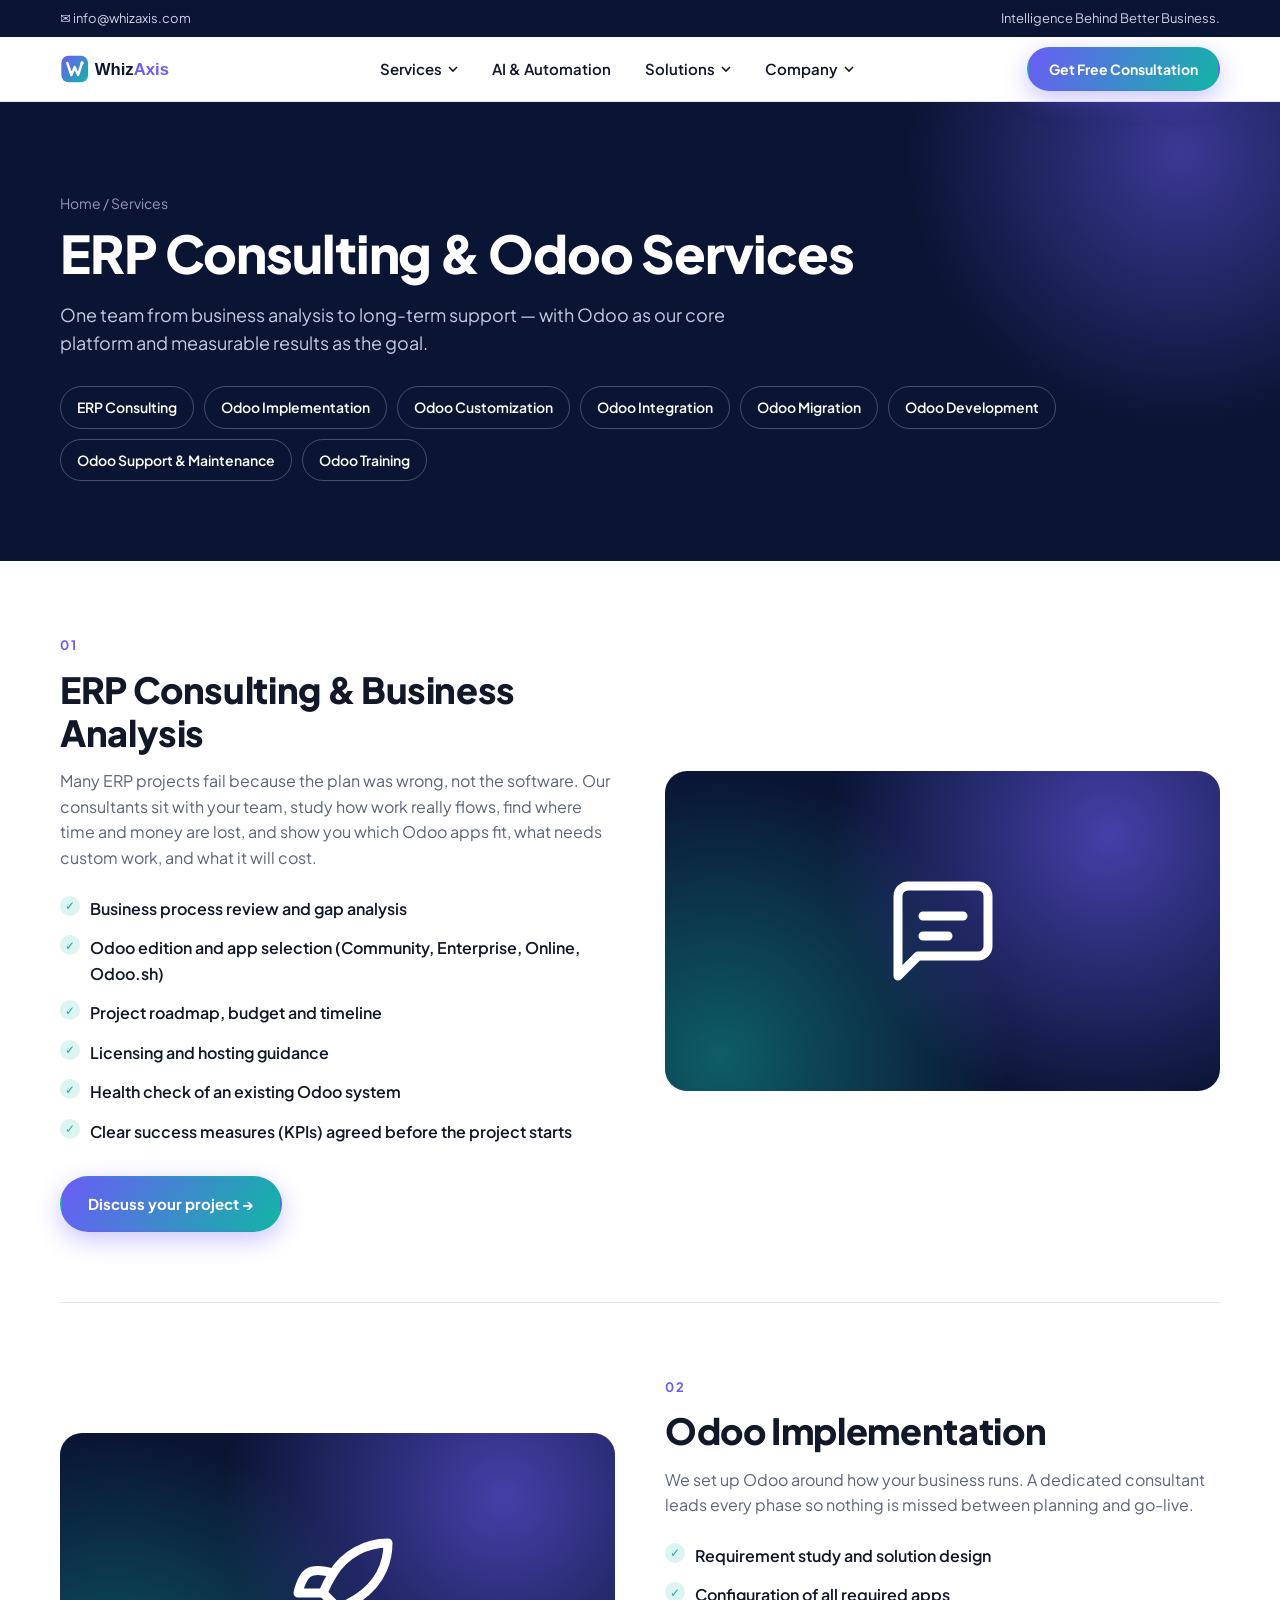
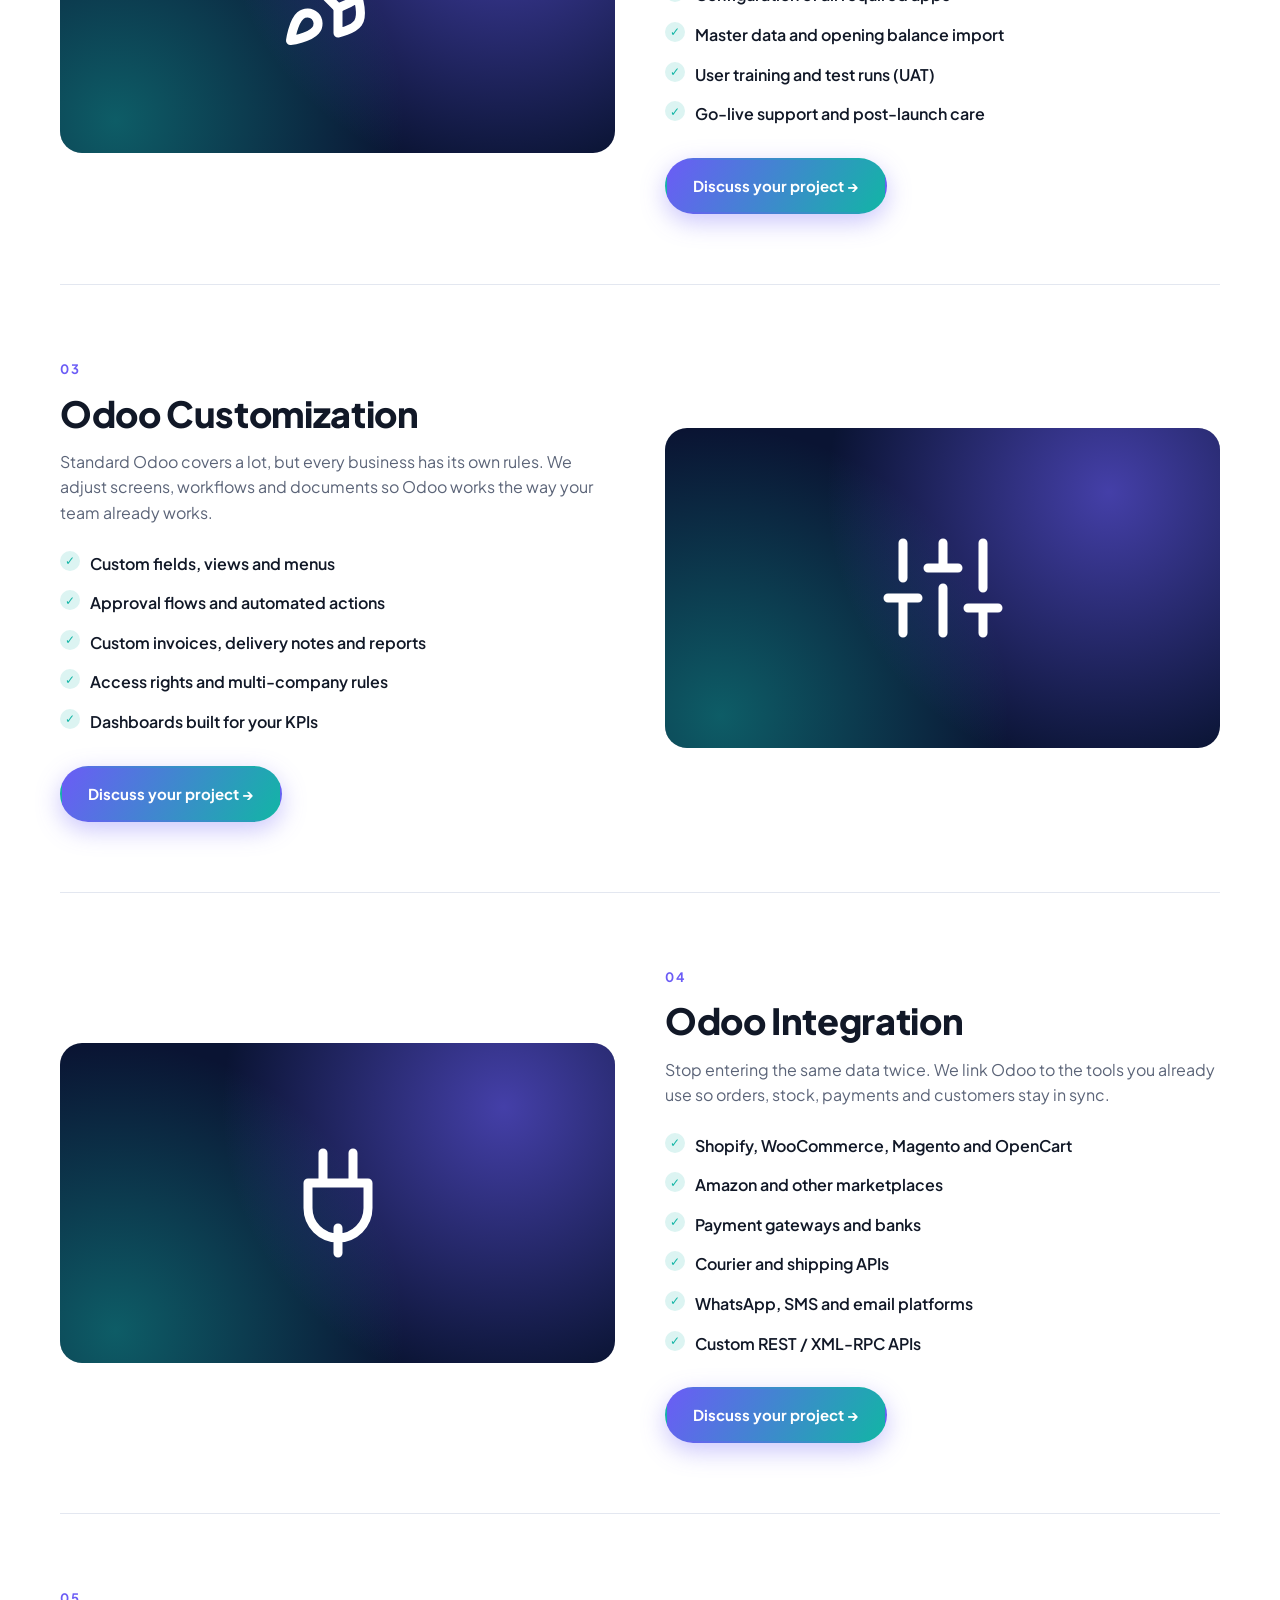
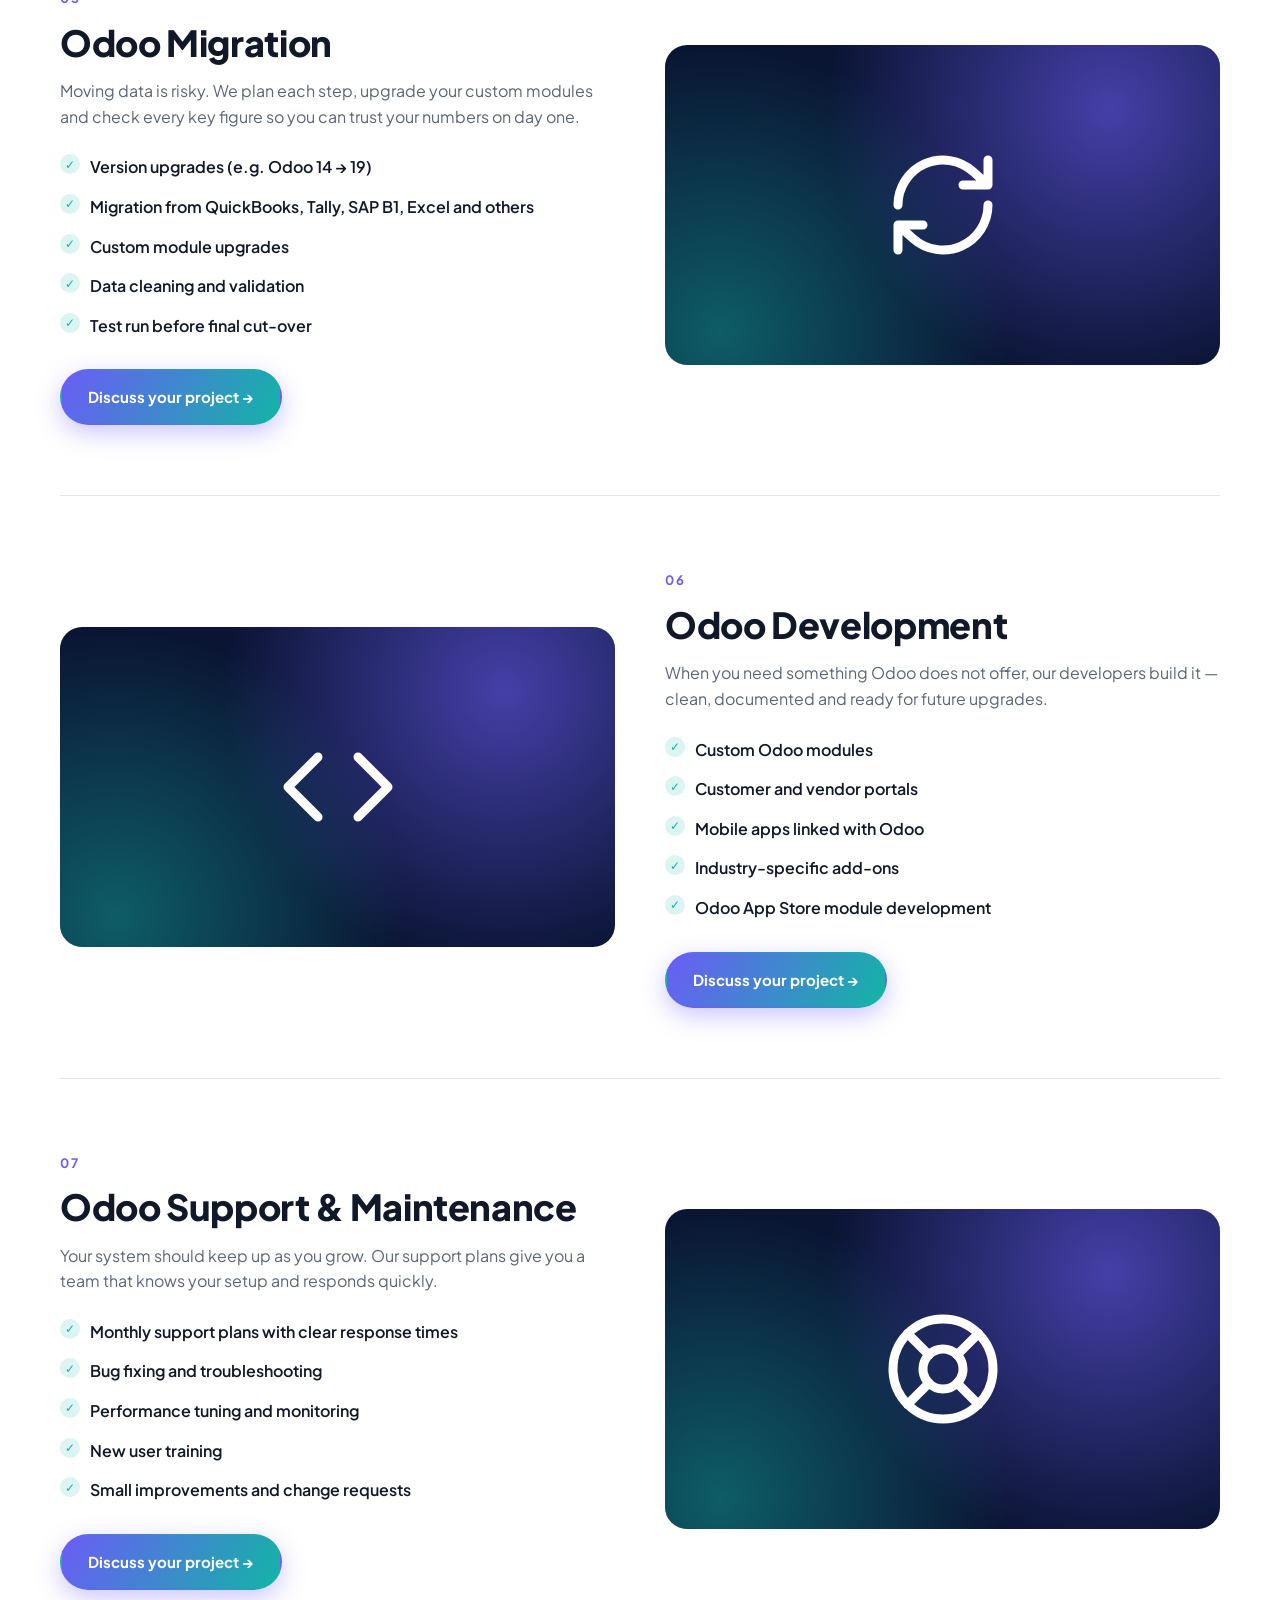
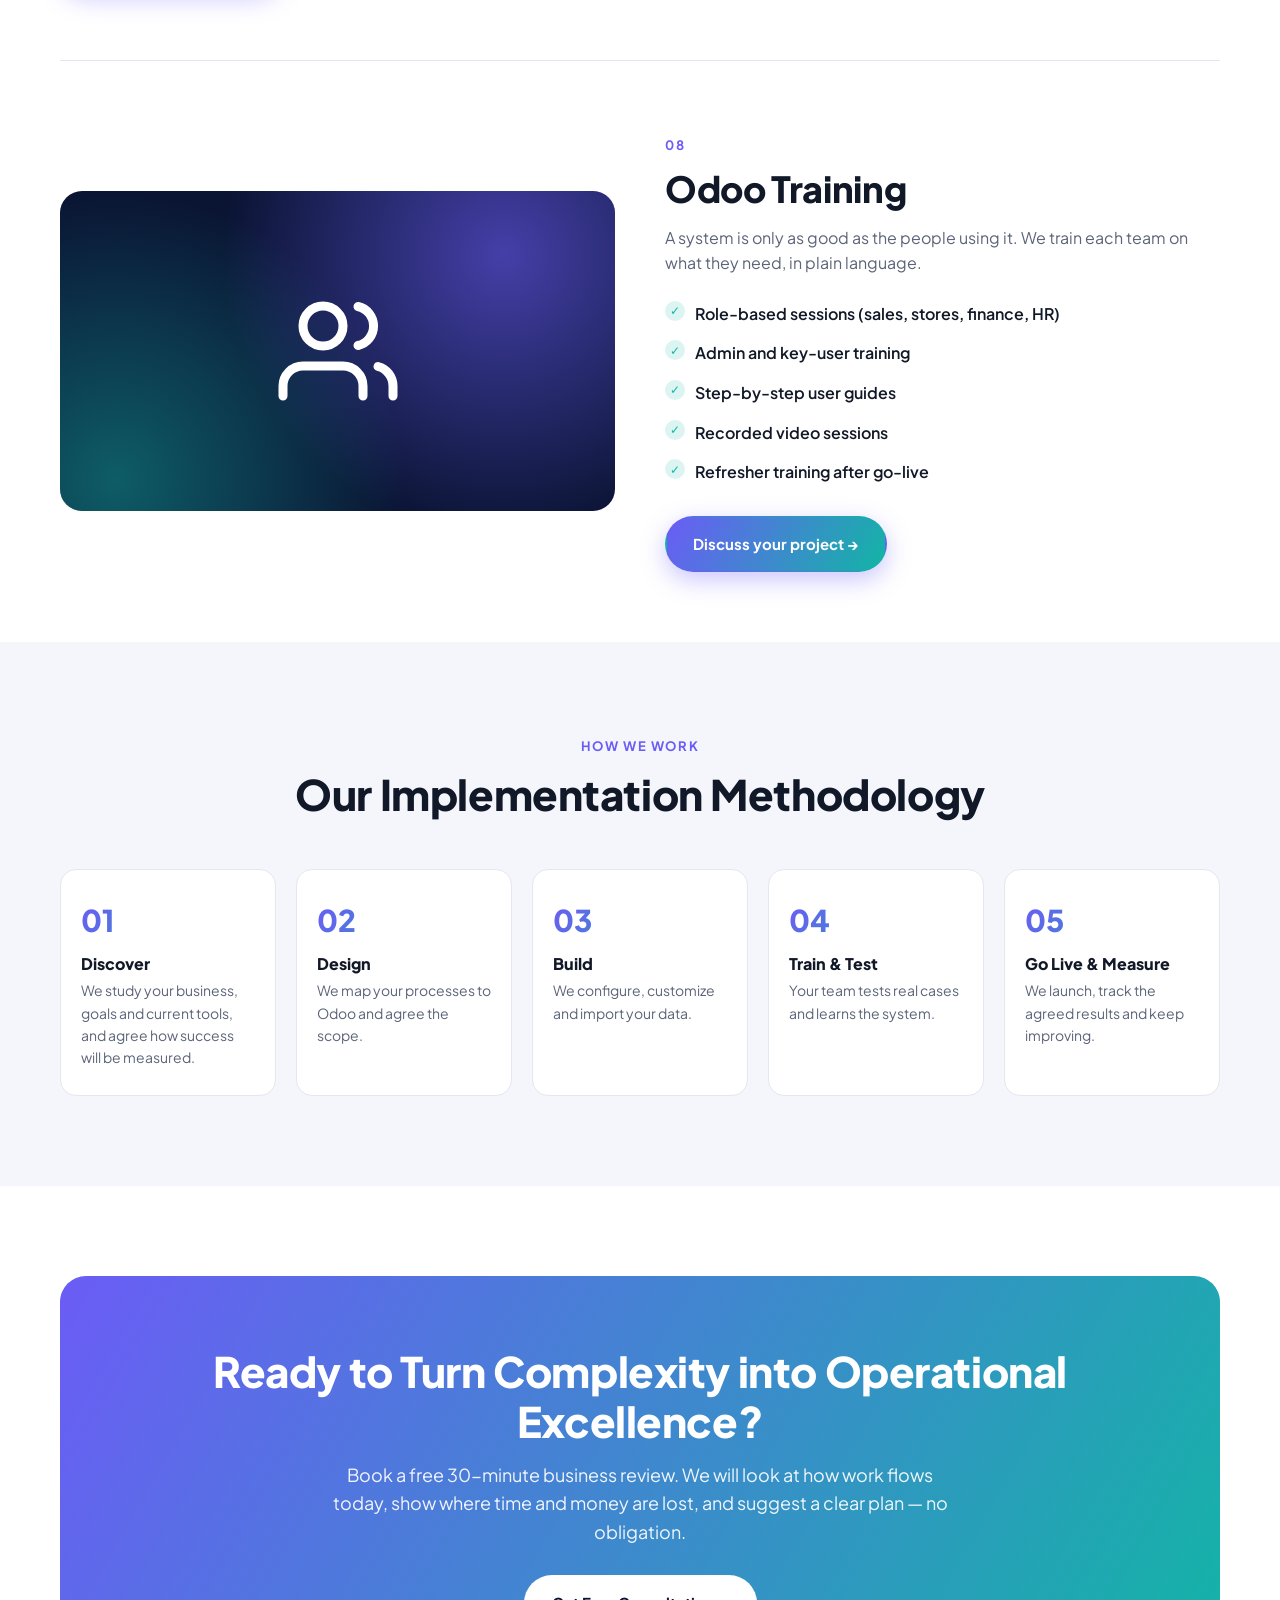
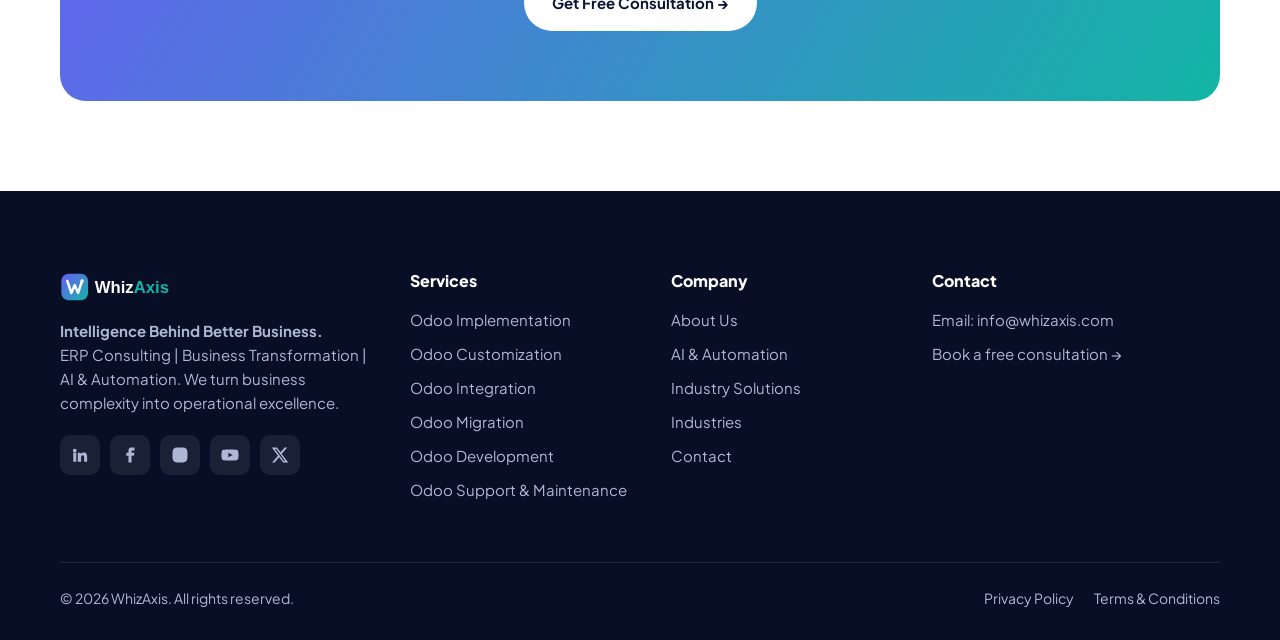
<file: services.html>
<!doctype html>
<html lang="en"><head>
<meta charset="utf-8"><meta name="viewport" content="width=device-width, initial-scale=1">
<title>ERP Consulting &amp; Odoo Services | WhizAxis</title>
<meta name="description" content="ERP consulting and business analysis, plus Odoo implementation, customization, integration, migration, development, support and training by WhizAxis.">
<meta property="og:title" content="ERP Consulting &amp; Odoo Services | WhizAxis"><meta property="og:description" content="ERP consulting and business analysis, plus Odoo implementation, customization, integration, migration, development, support and training by WhizAxis."><meta property="og:type" content="website"><meta property="og:site_name" content="WhizAxis">
<link rel="icon" href="assets/img/favicon.svg" type="image/svg+xml">
<link rel="preconnect" href="https://fonts.googleapis.com"><link rel="preconnect" href="https://fonts.gstatic.com" crossorigin>
<link href="https://fonts.googleapis.com/css2?family=Plus+Jakarta+Sans:wght@400;500;600;700;800&display=swap" rel="stylesheet">
<link rel="stylesheet" href="assets/css/style.css">
</head><body>
<div class="topbar"><div class="container"><div class="tb-links"><a href="mailto:info@whizaxis.com">✉ info@whizaxis.com</a></div><div class="tb-right">Intelligence Behind Better Business.</div></div></div>
<header class="header"><div class="container">
<a class="logo" href="index.html" aria-label="WhizAxis home"><img src="assets/img/logo.svg" alt="WhizAxis"></a>
<ul class="nav"><li class="has-drop"><button type="button" class="active">Services <svg class="caret" viewBox="0 0 10 10"><path d="M1 3l4 4 4-4" fill="none" stroke="currentColor" stroke-width="1.6"/></svg></button><div class="dropdown"><a href="services.html"><strong>View all</strong><span>Overview of our services</span></a><a href="services.html#consulting"><strong>ERP Consulting &amp; Business Analysis</strong><span>Understand the real problem before you spend</span></a><a href="services.html#implementation"><strong>Odoo Implementation</strong><span>Go live on Odoo with a proven plan — from requirement study and setup to data import, training and go-live support</span></a><a href="services.html#customization"><strong>Odoo Customization</strong><span>Shape Odoo around your workflow with custom fields, approvals, reports, print formats and business rules</span></a><a href="services.html#integration"><strong>Odoo Integration</strong><span>Connect Odoo with eCommerce stores, payment gateways, marketplaces, couriers, WhatsApp and other tools</span></a><a href="services.html#migration"><strong>Odoo Migration</strong><span>Move to the latest Odoo version, or from QuickBooks, Tally, Excel or another ERP, safely and with checked data</span></a><a href="services.html#development"><strong>Odoo Development</strong><span>Build new Odoo modules, portals, mobile apps and dashboards when standard features are not enough</span></a><a href="services.html#support"><strong>Odoo Support &amp; Maintenance</strong><span>Keep Odoo healthy with fast help, bug fixes, performance tuning, backups and small improvements</span></a></div></li><li><a href="ai-solutions.html">AI &amp; Automation</a></li><li class="has-drop"><button type="button">Solutions <svg class="caret" viewBox="0 0 10 10"><path d="M1 3l4 4 4-4" fill="none" stroke="currentColor" stroke-width="1.6"/></svg></button><div class="dropdown"><a href="solutions.html"><strong>View all</strong><span>Overview of solutions</span></a><a href="solutions.html#van-sales"><strong>FMCG &amp; Van Sales Solution</strong><span>Run route sales on the go </span></a><a href="solutions.html#cash-expense"><strong>Cash &amp; Expense Management</strong><span>Record cash collections and daily expenses in seconds and close the day with an automatic cash reconciliation</span></a><a href="solutions.html#fire-safety"><strong>Fire &amp; Safety / AMC Solution</strong><span>Manage fire safety projects, site inspections and AMC (annual maintenance contract) visits from quote to close</span></a></div></li><li class="has-drop"><button type="button">Company <svg class="caret" viewBox="0 0 10 10"><path d="M1 3l4 4 4-4" fill="none" stroke="currentColor" stroke-width="1.6"/></svg></button><div class="dropdown"><a href="about.html"><strong>View all</strong><span>Overview of company</span></a><a href="about.html"><strong>About Us</strong><span>Who we are and how we work</span></a><a href="index.html#industries"><strong>Industries</strong><span>Sectors we serve</span></a><a href="contact.html"><strong>Contact</strong><span>Talk to our team</span></a></div></li><li class="mobile-cta"><a class="btn btn-primary" href="contact.html">Get Free Consultation</a></li></ul>
<div class="header-cta"><a class="btn btn-primary" href="contact.html">Get Free Consultation</a><button class="menu-toggle" aria-label="Open menu"><span></span><span></span><span></span></button></div>
</div></header>
<main id="main"><section class="page-hero"><div class="container"><div class="crumbs"><a href="index.html">Home</a> / Services</div><h1>ERP Consulting &amp; Odoo Services</h1><p>One team from business analysis to long-term support — with Odoo as our core platform and measurable results as the goal.</p><div class="svc-jump"><a href="#consulting">ERP Consulting</a><a href="#implementation">Odoo Implementation</a><a href="#customization">Odoo Customization</a><a href="#integration">Odoo Integration</a><a href="#migration">Odoo Migration</a><a href="#development">Odoo Development</a><a href="#support">Odoo Support & Maintenance</a><a href="#training">Odoo Training</a></div></div></section>
<section><div class="container"><div class="svc-detail" id="consulting"><div class="reveal"><span class="eyebrow">01</span><h2>ERP Consulting &amp; Business Analysis</h2><p>Many ERP projects fail because the plan was wrong, not the software. Our consultants sit with your team, study how work really flows, find where time and money are lost, and show you which Odoo apps fit, what needs custom work, and what it will cost.</p><ul class="check-list"><li>Business process review and gap analysis</li><li>Odoo edition and app selection (Community, Enterprise, Online, Odoo.sh)</li><li>Project roadmap, budget and timeline</li><li>Licensing and hosting guidance</li><li>Health check of an existing Odoo system</li><li>Clear success measures (KPIs) agreed before the project starts</li></ul><div style="margin-top:24px"><a class="btn btn-primary" href="contact.html">Discuss your project →</a></div></div><div class="svc-visual reveal"><div class="big" style="color:#fff;width:120px"><svg viewBox="0 0 24 24" fill="none" stroke="currentColor" stroke-width="1.8" stroke-linecap="round" stroke-linejoin="round"><path d="M21 15a2 2 0 0 1-2 2H7l-4 4V5a2 2 0 0 1 2-2h14a2 2 0 0 1 2 2z"/><path d="M8 9h8M8 13h5"/></svg></div></div></div><div class="svc-detail rev" id="implementation"><div class="reveal"><span class="eyebrow">02</span><h2>Odoo Implementation</h2><p>We set up Odoo around how your business runs. A dedicated consultant leads every phase so nothing is missed between planning and go-live.</p><ul class="check-list"><li>Requirement study and solution design</li><li>Configuration of all required apps</li><li>Master data and opening balance import</li><li>User training and test runs (UAT)</li><li>Go-live support and post-launch care</li></ul><div style="margin-top:24px"><a class="btn btn-primary" href="contact.html">Discuss your project →</a></div></div><div class="svc-visual reveal"><div class="big" style="color:#fff;width:120px"><svg viewBox="0 0 24 24" fill="none" stroke="currentColor" stroke-width="1.8" stroke-linecap="round" stroke-linejoin="round"><path d="M4.5 16.5c-1.5 1.3-2 5-2 5s3.7-.5 5-2c.7-.8.7-2.1-.1-2.9a2.2 2.2 0 0 0-2.9-.1z"/><path d="M12 15l-3-3a22 22 0 0 1 2-3.9A12.9 12.9 0 0 1 22 2c0 2.7-.8 7.5-6 11a22.4 22.4 0 0 1-4 2z"/><path d="M9 12H4s.6-3 2-4c1.6-1.1 5 0 5 0M12 15v5s3-.6 4-2c1.1-1.6 0-5 0-5"/></svg></div></div></div><div class="svc-detail" id="customization"><div class="reveal"><span class="eyebrow">03</span><h2>Odoo Customization</h2><p>Standard Odoo covers a lot, but every business has its own rules. We adjust screens, workflows and documents so Odoo works the way your team already works.</p><ul class="check-list"><li>Custom fields, views and menus</li><li>Approval flows and automated actions</li><li>Custom invoices, delivery notes and reports</li><li>Access rights and multi-company rules</li><li>Dashboards built for your KPIs</li></ul><div style="margin-top:24px"><a class="btn btn-primary" href="contact.html">Discuss your project →</a></div></div><div class="svc-visual reveal"><div class="big" style="color:#fff;width:120px"><svg viewBox="0 0 24 24" fill="none" stroke="currentColor" stroke-width="1.8" stroke-linecap="round" stroke-linejoin="round"><path d="M4 21v-7M4 10V3M12 21v-9M12 8V3M20 21v-5M20 12V3M1 14h6M9 8h6M17 16h6"/></svg></div></div></div><div class="svc-detail rev" id="integration"><div class="reveal"><span class="eyebrow">04</span><h2>Odoo Integration</h2><p>Stop entering the same data twice. We link Odoo to the tools you already use so orders, stock, payments and customers stay in sync.</p><ul class="check-list"><li>Shopify, WooCommerce, Magento and OpenCart</li><li>Amazon and other marketplaces</li><li>Payment gateways and banks</li><li>Courier and shipping APIs</li><li>WhatsApp, SMS and email platforms</li><li>Custom REST / XML-RPC APIs</li></ul><div style="margin-top:24px"><a class="btn btn-primary" href="contact.html">Discuss your project →</a></div></div><div class="svc-visual reveal"><div class="big" style="color:#fff;width:120px"><svg viewBox="0 0 24 24" fill="none" stroke="currentColor" stroke-width="1.8" stroke-linecap="round" stroke-linejoin="round"><path d="M12 22v-5M9 8V2M15 8V2M18 8v5a6 6 0 0 1-12 0V8z"/></svg></div></div></div><div class="svc-detail" id="migration"><div class="reveal"><span class="eyebrow">05</span><h2>Odoo Migration</h2><p>Moving data is risky. We plan each step, upgrade your custom modules and check every key figure so you can trust your numbers on day one.</p><ul class="check-list"><li>Version upgrades (e.g. Odoo 14 → 19)</li><li>Migration from QuickBooks, Tally, SAP B1, Excel and others</li><li>Custom module upgrades</li><li>Data cleaning and validation</li><li>Test run before final cut-over</li></ul><div style="margin-top:24px"><a class="btn btn-primary" href="contact.html">Discuss your project →</a></div></div><div class="svc-visual reveal"><div class="big" style="color:#fff;width:120px"><svg viewBox="0 0 24 24" fill="none" stroke="currentColor" stroke-width="1.8" stroke-linecap="round" stroke-linejoin="round"><path d="M3 12a9 9 0 0 1 15-6.7L21 8M21 3v5h-5M21 12a9 9 0 0 1-15 6.7L3 16M3 21v-5h5"/></svg></div></div></div><div class="svc-detail rev" id="development"><div class="reveal"><span class="eyebrow">06</span><h2>Odoo Development</h2><p>When you need something Odoo does not offer, our developers build it — clean, documented and ready for future upgrades.</p><ul class="check-list"><li>Custom Odoo modules</li><li>Customer and vendor portals</li><li>Mobile apps linked with Odoo</li><li>Industry-specific add-ons</li><li>Odoo App Store module development</li></ul><div style="margin-top:24px"><a class="btn btn-primary" href="contact.html">Discuss your project →</a></div></div><div class="svc-visual reveal"><div class="big" style="color:#fff;width:120px"><svg viewBox="0 0 24 24" fill="none" stroke="currentColor" stroke-width="1.8" stroke-linecap="round" stroke-linejoin="round"><path d="M16 18l6-6-6-6M8 6l-6 6 6 6"/></svg></div></div></div><div class="svc-detail" id="support"><div class="reveal"><span class="eyebrow">07</span><h2>Odoo Support & Maintenance</h2><p>Your system should keep up as you grow. Our support plans give you a team that knows your setup and responds quickly.</p><ul class="check-list"><li>Monthly support plans with clear response times</li><li>Bug fixing and troubleshooting</li><li>Performance tuning and monitoring</li><li>New user training</li><li>Small improvements and change requests</li></ul><div style="margin-top:24px"><a class="btn btn-primary" href="contact.html">Discuss your project →</a></div></div><div class="svc-visual reveal"><div class="big" style="color:#fff;width:120px"><svg viewBox="0 0 24 24" fill="none" stroke="currentColor" stroke-width="1.8" stroke-linecap="round" stroke-linejoin="round"><circle cx="12" cy="12" r="10"/><circle cx="12" cy="12" r="4"/><path d="M4.9 4.9l4.3 4.3M14.8 14.8l4.3 4.3M14.8 9.2l4.3-4.3M4.9 19.1l4.3-4.3"/></svg></div></div></div><div class="svc-detail rev" id="training"><div class="reveal"><span class="eyebrow">08</span><h2>Odoo Training</h2><p>A system is only as good as the people using it. We train each team on what they need, in plain language.</p><ul class="check-list"><li>Role-based sessions (sales, stores, finance, HR)</li><li>Admin and key-user training</li><li>Step-by-step user guides</li><li>Recorded video sessions</li><li>Refresher training after go-live</li></ul><div style="margin-top:24px"><a class="btn btn-primary" href="contact.html">Discuss your project →</a></div></div><div class="svc-visual reveal"><div class="big" style="color:#fff;width:120px"><svg viewBox="0 0 24 24" fill="none" stroke="currentColor" stroke-width="1.8" stroke-linecap="round" stroke-linejoin="round"><path d="M17 21v-2a4 4 0 0 0-4-4H5a4 4 0 0 0-4 4v2"/><circle cx="9" cy="7" r="4"/><path d="M23 21v-2a4 4 0 0 0-3-3.9M16 3.1a4 4 0 0 1 0 7.8"/></svg></div></div></div></div></section>
<section class="section soft"><div class="container"><div class="section-head center reveal"><span class="eyebrow">How we work</span><h2>Our Implementation Methodology</h2></div><div class="process"><div class="step reveal"><h4>Discover</h4><p>We study your business, goals and current tools, and agree how success will be measured.</p></div><div class="step reveal"><h4>Design</h4><p>We map your processes to Odoo and agree the scope.</p></div><div class="step reveal"><h4>Build</h4><p>We configure, customize and import your data.</p></div><div class="step reveal"><h4>Train & Test</h4><p>Your team tests real cases and learns the system.</p></div><div class="step reveal"><h4>Go Live & Measure</h4><p>We launch, track the agreed results and keep improving.</p></div></div></div></section>
<section class="section"><div class="container"><div class="cta reveal"><h2>Ready to Turn Complexity into Operational Excellence?</h2><p>Book a free 30-minute business review. We will look at how work flows today, show where time and money are lost, and suggest a clear plan — no obligation.</p><a class="btn" href="contact.html">Get Free Consultation →</a></div></div></section></main>
<footer class="footer"><div class="container"><div class="footer-grid">
<div><a class="logo" href="index.html"><img src="assets/img/logo-light.svg" alt="WhizAxis"></a><p><strong>Intelligence Behind Better Business.</strong><br>ERP Consulting | Business Transformation | AI &amp; Automation. We turn business complexity into operational excellence.</p><div class="socials"><a href="#" aria-label="LinkedIn"><svg viewBox="0 0 24 24"><path d="M4.98 3.5a2.5 2.5 0 1 1 0 5 2.5 2.5 0 0 1 0-5zM3 9h4v12H3zM9 9h3.8v1.7h.1c.5-1 1.8-2 3.8-2 4 0 4.8 2.6 4.8 6V21h-4v-5.6c0-1.3 0-3-1.9-3s-2.1 1.4-2.1 2.9V21H9z"/></svg></a><a href="#" aria-label="Facebook"><svg viewBox="0 0 24 24"><path d="M14 9V7c0-.9.6-1 1-1h3V2h-4c-3.3 0-4 2.4-4 4v3H7v4h3v9h4v-9h3l1-4z"/></svg></a><a href="#" aria-label="Instagram"><svg viewBox="0 0 24 24"><path d="M12 7a5 5 0 1 0 0 10 5 5 0 0 0 0-10zm0 8.2a3.2 3.2 0 1 1 0-6.4 3.2 3.2 0 0 1 0 6.4zM17.3 5.5a1.2 1.2 0 1 0 0 2.4 1.2 1.2 0 0 0 0-2.4zM12 2c-2.7 0-3 0-4.1.1C4.3 2.3 2.3 4.3 2.1 7.9 2 9 2 9.3 2 12s0 3 .1 4.1c.2 3.6 2.2 5.6 5.8 5.8 1.1.1 1.4.1 4.1.1s3 0 4.1-.1c3.6-.2 5.6-2.2 5.8-5.8.1-1.1.1-1.4.1-4.1s0-3-.1-4.1c-.2-3.6-2.2-5.6-5.8-5.8C15 2 14.7 2 12 2z"/></svg></a><a href="#" aria-label="YouTube"><svg viewBox="0 0 24 24"><path d="M23 7.2a3 3 0 0 0-2.1-2.1C19 4.6 12 4.6 12 4.6s-7 0-8.9.5A3 3 0 0 0 1 7.2 31 31 0 0 0 .5 12a31 31 0 0 0 .5 4.8 3 3 0 0 0 2.1 2.1c1.9.5 8.9.5 8.9.5s7 0 8.9-.5a3 3 0 0 0 2.1-2.1 31 31 0 0 0 .5-4.8 31 31 0 0 0-.5-4.8zM9.8 15V9l5.8 3z"/></svg></a><a href="#" aria-label="X"><svg viewBox="0 0 24 24"><path d="M18.2 2h3.4l-7.4 8.5L23 22h-6.8l-5.3-7-6.1 7H1.4l7.9-9L1 2h7l4.8 6.4zm-1.2 18h1.9L7.1 4H5.1z"/></svg></a></div></div>
<div><h4>Services</h4><ul><li><a href="services.html#implementation">Odoo Implementation</a></li><li><a href="services.html#customization">Odoo Customization</a></li><li><a href="services.html#integration">Odoo Integration</a></li><li><a href="services.html#migration">Odoo Migration</a></li><li><a href="services.html#development">Odoo Development</a></li><li><a href="services.html#support">Odoo Support & Maintenance</a></li></ul></div>
<div><h4>Company</h4><ul><li><a href="about.html">About Us</a></li><li><a href="ai-solutions.html">AI &amp; Automation</a></li><li><a href="solutions.html">Industry Solutions</a></li><li><a href="index.html#industries">Industries</a></li><li><a href="contact.html">Contact</a></li></ul></div>
<div><h4>Contact</h4><ul><li>Email: <a href="mailto:info@whizaxis.com">info@whizaxis.com</a></li><li><a href="contact.html">Book a free consultation →</a></li></ul></div>
</div><div class="footer-bottom"><span>© <span id="year">2026</span> WhizAxis. All rights reserved.</span><div class="links"><a href="privacy.html">Privacy Policy</a><a href="terms.html">Terms &amp; Conditions</a></div></div></div></footer>
<script src="assets/js/main.js"></script>
</body></html>
</file>
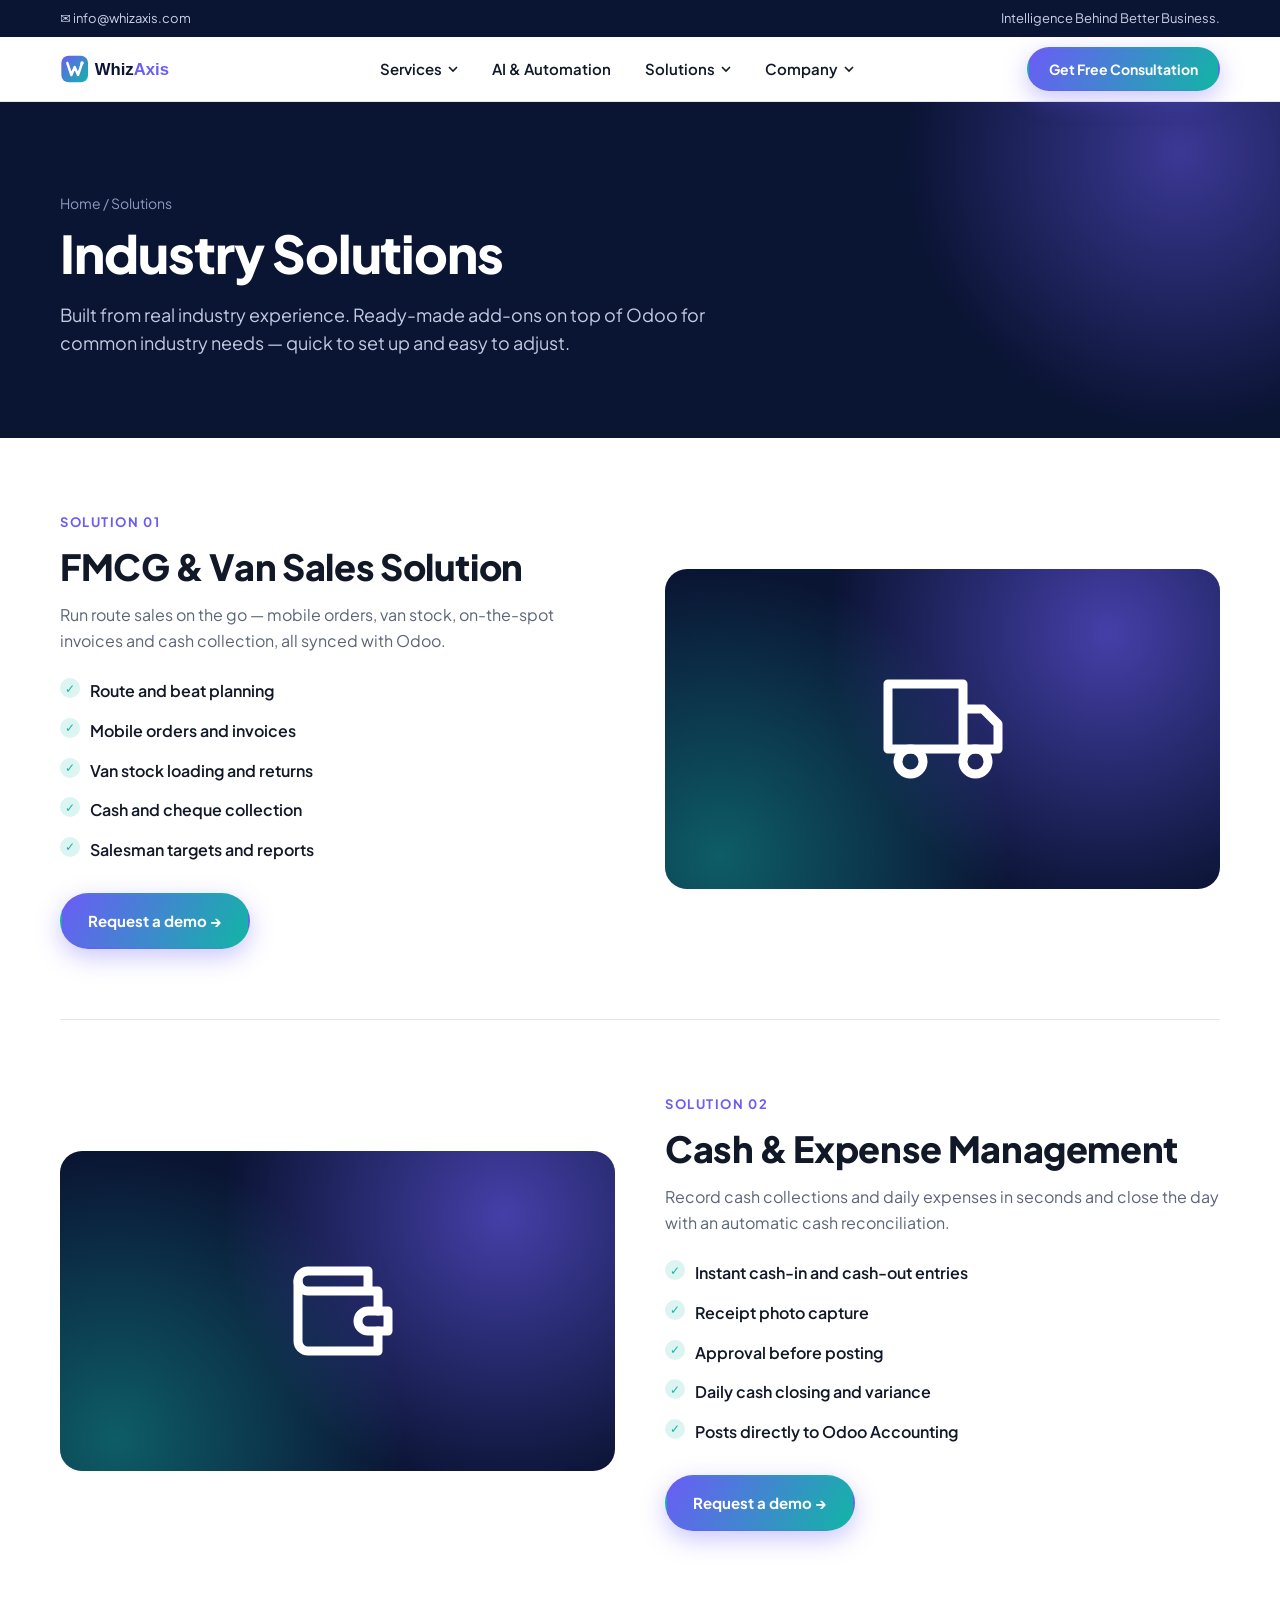
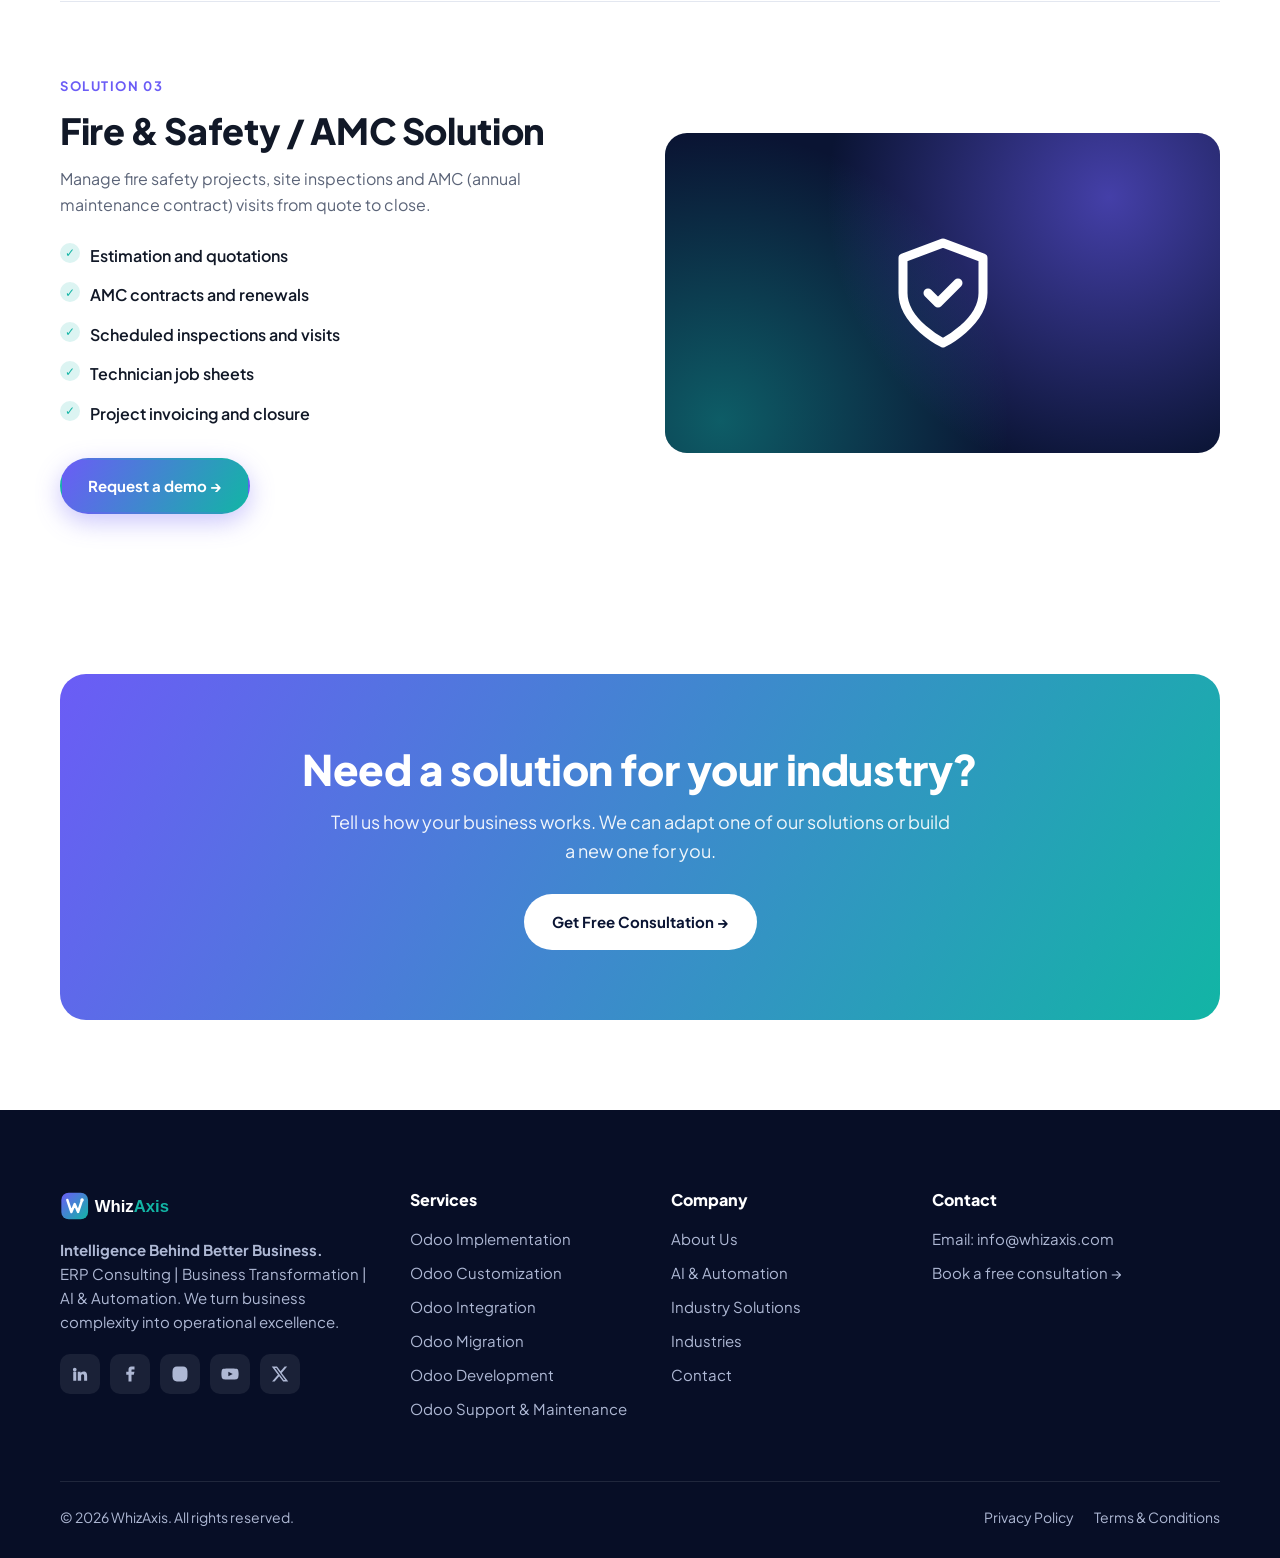
<file: solutions.html>
<!doctype html>
<html lang="en"><head>
<meta charset="utf-8"><meta name="viewport" content="width=device-width, initial-scale=1">
<title>Industry Solutions | WhizAxis</title>
<meta name="description" content="Odoo-based solutions for FMCG van sales, cash and expense management, and fire safety / AMC companies.">
<meta property="og:title" content="Industry Solutions | WhizAxis"><meta property="og:description" content="Odoo-based solutions for FMCG van sales, cash and expense management, and fire safety / AMC companies."><meta property="og:type" content="website"><meta property="og:site_name" content="WhizAxis">
<link rel="icon" href="assets/img/favicon.svg" type="image/svg+xml">
<link rel="preconnect" href="https://fonts.googleapis.com"><link rel="preconnect" href="https://fonts.gstatic.com" crossorigin>
<link href="https://fonts.googleapis.com/css2?family=Plus+Jakarta+Sans:wght@400;500;600;700;800&display=swap" rel="stylesheet">
<link rel="stylesheet" href="assets/css/style.css">
</head><body>
<div class="topbar"><div class="container"><div class="tb-links"><a href="mailto:info@whizaxis.com">✉ info@whizaxis.com</a></div><div class="tb-right">Intelligence Behind Better Business.</div></div></div>
<header class="header"><div class="container">
<a class="logo" href="index.html" aria-label="WhizAxis home"><img src="assets/img/logo.svg" alt="WhizAxis"></a>
<ul class="nav"><li class="has-drop"><button type="button">Services <svg class="caret" viewBox="0 0 10 10"><path d="M1 3l4 4 4-4" fill="none" stroke="currentColor" stroke-width="1.6"/></svg></button><div class="dropdown"><a href="services.html"><strong>View all</strong><span>Overview of our services</span></a><a href="services.html#consulting"><strong>ERP Consulting &amp; Business Analysis</strong><span>Understand the real problem before you spend</span></a><a href="services.html#implementation"><strong>Odoo Implementation</strong><span>Go live on Odoo with a proven plan — from requirement study and setup to data import, training and go-live support</span></a><a href="services.html#customization"><strong>Odoo Customization</strong><span>Shape Odoo around your workflow with custom fields, approvals, reports, print formats and business rules</span></a><a href="services.html#integration"><strong>Odoo Integration</strong><span>Connect Odoo with eCommerce stores, payment gateways, marketplaces, couriers, WhatsApp and other tools</span></a><a href="services.html#migration"><strong>Odoo Migration</strong><span>Move to the latest Odoo version, or from QuickBooks, Tally, Excel or another ERP, safely and with checked data</span></a><a href="services.html#development"><strong>Odoo Development</strong><span>Build new Odoo modules, portals, mobile apps and dashboards when standard features are not enough</span></a><a href="services.html#support"><strong>Odoo Support &amp; Maintenance</strong><span>Keep Odoo healthy with fast help, bug fixes, performance tuning, backups and small improvements</span></a></div></li><li><a href="ai-solutions.html">AI &amp; Automation</a></li><li class="has-drop"><button type="button" class="active">Solutions <svg class="caret" viewBox="0 0 10 10"><path d="M1 3l4 4 4-4" fill="none" stroke="currentColor" stroke-width="1.6"/></svg></button><div class="dropdown"><a href="solutions.html"><strong>View all</strong><span>Overview of solutions</span></a><a href="solutions.html#van-sales"><strong>FMCG &amp; Van Sales Solution</strong><span>Run route sales on the go </span></a><a href="solutions.html#cash-expense"><strong>Cash &amp; Expense Management</strong><span>Record cash collections and daily expenses in seconds and close the day with an automatic cash reconciliation</span></a><a href="solutions.html#fire-safety"><strong>Fire &amp; Safety / AMC Solution</strong><span>Manage fire safety projects, site inspections and AMC (annual maintenance contract) visits from quote to close</span></a></div></li><li class="has-drop"><button type="button">Company <svg class="caret" viewBox="0 0 10 10"><path d="M1 3l4 4 4-4" fill="none" stroke="currentColor" stroke-width="1.6"/></svg></button><div class="dropdown"><a href="about.html"><strong>View all</strong><span>Overview of company</span></a><a href="about.html"><strong>About Us</strong><span>Who we are and how we work</span></a><a href="index.html#industries"><strong>Industries</strong><span>Sectors we serve</span></a><a href="contact.html"><strong>Contact</strong><span>Talk to our team</span></a></div></li><li class="mobile-cta"><a class="btn btn-primary" href="contact.html">Get Free Consultation</a></li></ul>
<div class="header-cta"><a class="btn btn-primary" href="contact.html">Get Free Consultation</a><button class="menu-toggle" aria-label="Open menu"><span></span><span></span><span></span></button></div>
</div></header>
<main id="main"><section class="page-hero"><div class="container"><div class="crumbs"><a href="index.html">Home</a> / Solutions</div><h1>Industry Solutions</h1><p>Built from real industry experience. Ready-made add-ons on top of Odoo for common industry needs — quick to set up and easy to adjust.</p></div></section>
<section><div class="container"><div class="svc-detail" id="van-sales"><div class="reveal"><span class="eyebrow">Solution 01</span><h2>FMCG & Van Sales Solution</h2><p>Run route sales on the go — mobile orders, van stock, on-the-spot invoices and cash collection, all synced with Odoo.</p><ul class="check-list"><li>Route and beat planning</li><li>Mobile orders and invoices</li><li>Van stock loading and returns</li><li>Cash and cheque collection</li><li>Salesman targets and reports</li></ul><div style="margin-top:24px"><a class="btn btn-primary" href="contact.html">Request a demo →</a></div></div><div class="svc-visual reveal"><div class="big" style="color:#fff;width:120px"><svg viewBox="0 0 24 24" fill="none" stroke="currentColor" stroke-width="1.8" stroke-linecap="round" stroke-linejoin="round"><path d="M1 3h15v13H1zM16 8h4l3 3v5h-7z"/><circle cx="5.5" cy="18.5" r="2.5"/><circle cx="18.5" cy="18.5" r="2.5"/></svg></div></div></div><div class="svc-detail rev" id="cash-expense"><div class="reveal"><span class="eyebrow">Solution 02</span><h2>Cash & Expense Management</h2><p>Record cash collections and daily expenses in seconds and close the day with an automatic cash reconciliation.</p><ul class="check-list"><li>Instant cash-in and cash-out entries</li><li>Receipt photo capture</li><li>Approval before posting</li><li>Daily cash closing and variance</li><li>Posts directly to Odoo Accounting</li></ul><div style="margin-top:24px"><a class="btn btn-primary" href="contact.html">Request a demo →</a></div></div><div class="svc-visual reveal"><div class="big" style="color:#fff;width:120px"><svg viewBox="0 0 24 24" fill="none" stroke="currentColor" stroke-width="1.8" stroke-linecap="round" stroke-linejoin="round"><path d="M20 12V8H6a2 2 0 0 1 0-4h12v4"/><path d="M4 6v12a2 2 0 0 0 2 2h14v-4"/><path d="M18 12a2 2 0 0 0 0 4h4v-4z"/></svg></div></div></div><div class="svc-detail" id="fire-safety"><div class="reveal"><span class="eyebrow">Solution 03</span><h2>Fire & Safety / AMC Solution</h2><p>Manage fire safety projects, site inspections and AMC (annual maintenance contract) visits from quote to close.</p><ul class="check-list"><li>Estimation and quotations</li><li>AMC contracts and renewals</li><li>Scheduled inspections and visits</li><li>Technician job sheets</li><li>Project invoicing and closure</li></ul><div style="margin-top:24px"><a class="btn btn-primary" href="contact.html">Request a demo →</a></div></div><div class="svc-visual reveal"><div class="big" style="color:#fff;width:120px"><svg viewBox="0 0 24 24" fill="none" stroke="currentColor" stroke-width="1.8" stroke-linecap="round" stroke-linejoin="round"><path d="M12 22s8-4 8-10V5l-8-3-8 3v7c0 6 8 10 8 10z"/><path d="M9 12l2 2 4-4"/></svg></div></div></div></div></section><section class="section"><div class="container"><div class="cta reveal"><h2>Need a solution for your industry?</h2><p>Tell us how your business works. We can adapt one of our solutions or build a new one for you.</p><a class="btn" href="contact.html">Get Free Consultation →</a></div></div></section></main>
<footer class="footer"><div class="container"><div class="footer-grid">
<div><a class="logo" href="index.html"><img src="assets/img/logo-light.svg" alt="WhizAxis"></a><p><strong>Intelligence Behind Better Business.</strong><br>ERP Consulting | Business Transformation | AI &amp; Automation. We turn business complexity into operational excellence.</p><div class="socials"><a href="#" aria-label="LinkedIn"><svg viewBox="0 0 24 24"><path d="M4.98 3.5a2.5 2.5 0 1 1 0 5 2.5 2.5 0 0 1 0-5zM3 9h4v12H3zM9 9h3.8v1.7h.1c.5-1 1.8-2 3.8-2 4 0 4.8 2.6 4.8 6V21h-4v-5.6c0-1.3 0-3-1.9-3s-2.1 1.4-2.1 2.9V21H9z"/></svg></a><a href="#" aria-label="Facebook"><svg viewBox="0 0 24 24"><path d="M14 9V7c0-.9.6-1 1-1h3V2h-4c-3.3 0-4 2.4-4 4v3H7v4h3v9h4v-9h3l1-4z"/></svg></a><a href="#" aria-label="Instagram"><svg viewBox="0 0 24 24"><path d="M12 7a5 5 0 1 0 0 10 5 5 0 0 0 0-10zm0 8.2a3.2 3.2 0 1 1 0-6.4 3.2 3.2 0 0 1 0 6.4zM17.3 5.5a1.2 1.2 0 1 0 0 2.4 1.2 1.2 0 0 0 0-2.4zM12 2c-2.7 0-3 0-4.1.1C4.3 2.3 2.3 4.3 2.1 7.9 2 9 2 9.3 2 12s0 3 .1 4.1c.2 3.6 2.2 5.6 5.8 5.8 1.1.1 1.4.1 4.1.1s3 0 4.1-.1c3.6-.2 5.6-2.2 5.8-5.8.1-1.1.1-1.4.1-4.1s0-3-.1-4.1c-.2-3.6-2.2-5.6-5.8-5.8C15 2 14.7 2 12 2z"/></svg></a><a href="#" aria-label="YouTube"><svg viewBox="0 0 24 24"><path d="M23 7.2a3 3 0 0 0-2.1-2.1C19 4.6 12 4.6 12 4.6s-7 0-8.9.5A3 3 0 0 0 1 7.2 31 31 0 0 0 .5 12a31 31 0 0 0 .5 4.8 3 3 0 0 0 2.1 2.1c1.9.5 8.9.5 8.9.5s7 0 8.9-.5a3 3 0 0 0 2.1-2.1 31 31 0 0 0 .5-4.8 31 31 0 0 0-.5-4.8zM9.8 15V9l5.8 3z"/></svg></a><a href="#" aria-label="X"><svg viewBox="0 0 24 24"><path d="M18.2 2h3.4l-7.4 8.5L23 22h-6.8l-5.3-7-6.1 7H1.4l7.9-9L1 2h7l4.8 6.4zm-1.2 18h1.9L7.1 4H5.1z"/></svg></a></div></div>
<div><h4>Services</h4><ul><li><a href="services.html#implementation">Odoo Implementation</a></li><li><a href="services.html#customization">Odoo Customization</a></li><li><a href="services.html#integration">Odoo Integration</a></li><li><a href="services.html#migration">Odoo Migration</a></li><li><a href="services.html#development">Odoo Development</a></li><li><a href="services.html#support">Odoo Support & Maintenance</a></li></ul></div>
<div><h4>Company</h4><ul><li><a href="about.html">About Us</a></li><li><a href="ai-solutions.html">AI &amp; Automation</a></li><li><a href="solutions.html">Industry Solutions</a></li><li><a href="index.html#industries">Industries</a></li><li><a href="contact.html">Contact</a></li></ul></div>
<div><h4>Contact</h4><ul><li>Email: <a href="mailto:info@whizaxis.com">info@whizaxis.com</a></li><li><a href="contact.html">Book a free consultation →</a></li></ul></div>
</div><div class="footer-bottom"><span>© <span id="year">2026</span> WhizAxis. All rights reserved.</span><div class="links"><a href="privacy.html">Privacy Policy</a><a href="terms.html">Terms &amp; Conditions</a></div></div></div></footer>
<script src="assets/js/main.js"></script>
</body></html>
</file>
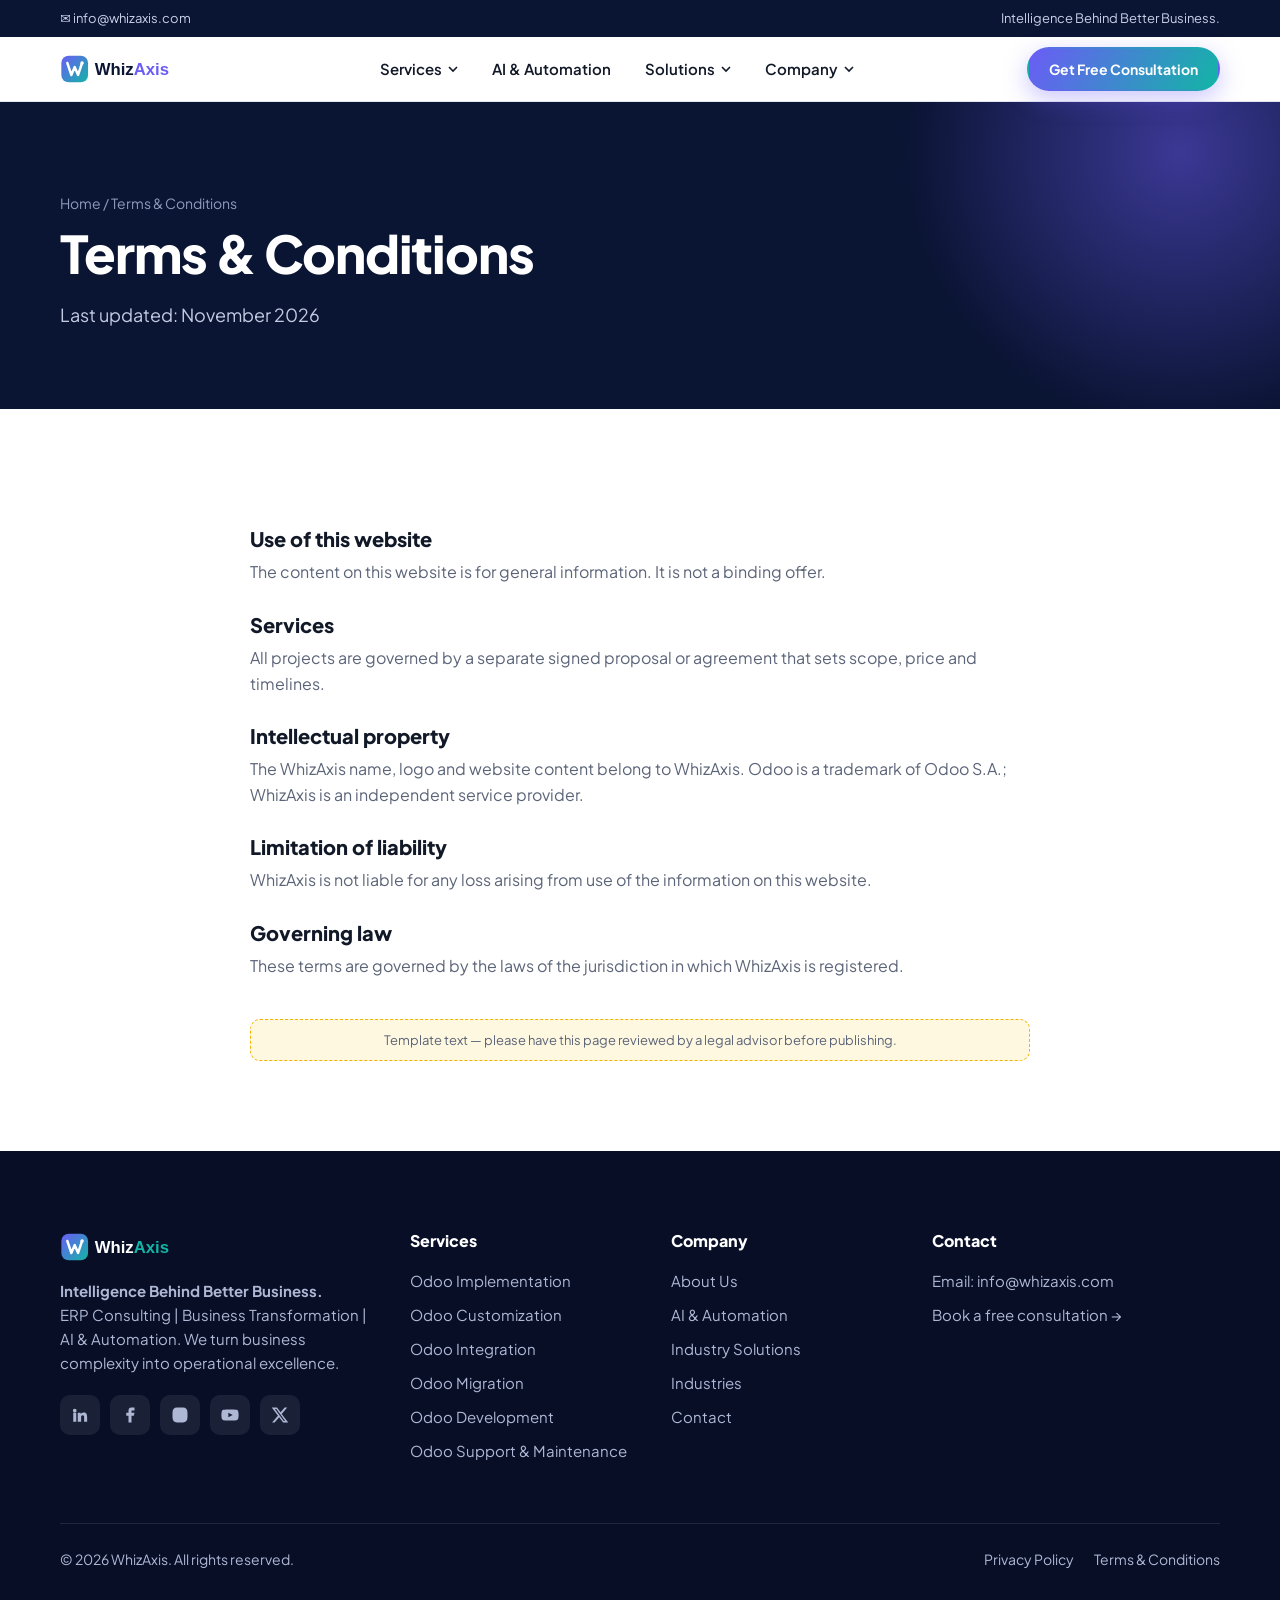
<file: terms.html>
<!doctype html>
<html lang="en"><head>
<meta charset="utf-8"><meta name="viewport" content="width=device-width, initial-scale=1">
<title>Terms & Conditions | WhizAxis</title>
<meta name="description" content="WhizAxis Terms & Conditions.">
<meta property="og:title" content="Terms & Conditions | WhizAxis"><meta property="og:description" content="WhizAxis Terms & Conditions."><meta property="og:type" content="website"><meta property="og:site_name" content="WhizAxis">
<link rel="icon" href="assets/img/favicon.svg" type="image/svg+xml">
<link rel="preconnect" href="https://fonts.googleapis.com"><link rel="preconnect" href="https://fonts.gstatic.com" crossorigin>
<link href="https://fonts.googleapis.com/css2?family=Plus+Jakarta+Sans:wght@400;500;600;700;800&display=swap" rel="stylesheet">
<link rel="stylesheet" href="assets/css/style.css">
</head><body>
<div class="topbar"><div class="container"><div class="tb-links"><a href="mailto:info@whizaxis.com">✉ info@whizaxis.com</a></div><div class="tb-right">Intelligence Behind Better Business.</div></div></div>
<header class="header"><div class="container">
<a class="logo" href="index.html" aria-label="WhizAxis home"><img src="assets/img/logo.svg" alt="WhizAxis"></a>
<ul class="nav"><li class="has-drop"><button type="button">Services <svg class="caret" viewBox="0 0 10 10"><path d="M1 3l4 4 4-4" fill="none" stroke="currentColor" stroke-width="1.6"/></svg></button><div class="dropdown"><a href="services.html"><strong>View all</strong><span>Overview of our services</span></a><a href="services.html#consulting"><strong>ERP Consulting &amp; Business Analysis</strong><span>Understand the real problem before you spend</span></a><a href="services.html#implementation"><strong>Odoo Implementation</strong><span>Go live on Odoo with a proven plan — from requirement study and setup to data import, training and go-live support</span></a><a href="services.html#customization"><strong>Odoo Customization</strong><span>Shape Odoo around your workflow with custom fields, approvals, reports, print formats and business rules</span></a><a href="services.html#integration"><strong>Odoo Integration</strong><span>Connect Odoo with eCommerce stores, payment gateways, marketplaces, couriers, WhatsApp and other tools</span></a><a href="services.html#migration"><strong>Odoo Migration</strong><span>Move to the latest Odoo version, or from QuickBooks, Tally, Excel or another ERP, safely and with checked data</span></a><a href="services.html#development"><strong>Odoo Development</strong><span>Build new Odoo modules, portals, mobile apps and dashboards when standard features are not enough</span></a><a href="services.html#support"><strong>Odoo Support &amp; Maintenance</strong><span>Keep Odoo healthy with fast help, bug fixes, performance tuning, backups and small improvements</span></a></div></li><li><a href="ai-solutions.html">AI &amp; Automation</a></li><li class="has-drop"><button type="button">Solutions <svg class="caret" viewBox="0 0 10 10"><path d="M1 3l4 4 4-4" fill="none" stroke="currentColor" stroke-width="1.6"/></svg></button><div class="dropdown"><a href="solutions.html"><strong>View all</strong><span>Overview of solutions</span></a><a href="solutions.html#van-sales"><strong>FMCG &amp; Van Sales Solution</strong><span>Run route sales on the go </span></a><a href="solutions.html#cash-expense"><strong>Cash &amp; Expense Management</strong><span>Record cash collections and daily expenses in seconds and close the day with an automatic cash reconciliation</span></a><a href="solutions.html#fire-safety"><strong>Fire &amp; Safety / AMC Solution</strong><span>Manage fire safety projects, site inspections and AMC (annual maintenance contract) visits from quote to close</span></a></div></li><li class="has-drop"><button type="button">Company <svg class="caret" viewBox="0 0 10 10"><path d="M1 3l4 4 4-4" fill="none" stroke="currentColor" stroke-width="1.6"/></svg></button><div class="dropdown"><a href="about.html"><strong>View all</strong><span>Overview of company</span></a><a href="about.html"><strong>About Us</strong><span>Who we are and how we work</span></a><a href="index.html#industries"><strong>Industries</strong><span>Sectors we serve</span></a><a href="contact.html"><strong>Contact</strong><span>Talk to our team</span></a></div></li><li class="mobile-cta"><a class="btn btn-primary" href="contact.html">Get Free Consultation</a></li></ul>
<div class="header-cta"><a class="btn btn-primary" href="contact.html">Get Free Consultation</a><button class="menu-toggle" aria-label="Open menu"><span></span><span></span><span></span></button></div>
</div></header>
<main id="main"><section class="page-hero"><div class="container"><div class="crumbs"><a href="index.html">Home</a> / Terms & Conditions</div><h1>Terms & Conditions</h1><p>Last updated: November 2026</p></div></section><section class="section"><div class="container" style="max-width:820px"><h3 style='margin:28px 0 8px'>Use of this website</h3><p style='color:var(--muted)'>The content on this website is for general information. It is not a binding offer.</p><h3 style='margin:28px 0 8px'>Services</h3><p style='color:var(--muted)'>All projects are governed by a separate signed proposal or agreement that sets scope, price and timelines.</p><h3 style='margin:28px 0 8px'>Intellectual property</h3><p style='color:var(--muted)'>The WhizAxis name, logo and website content belong to WhizAxis. Odoo is a trademark of Odoo S.A.; WhizAxis is an independent service provider.</p><h3 style='margin:28px 0 8px'>Limitation of liability</h3><p style='color:var(--muted)'>WhizAxis is not liable for any loss arising from use of the information on this website.</p><h3 style='margin:28px 0 8px'>Governing law</h3><p style='color:var(--muted)'>These terms are governed by the laws of the jurisdiction in which WhizAxis is registered.</p><p class="placeholder-note" style="margin-top:40px">Template text — please have this page reviewed by a legal advisor before publishing.</p></div></section></main>
<footer class="footer"><div class="container"><div class="footer-grid">
<div><a class="logo" href="index.html"><img src="assets/img/logo-light.svg" alt="WhizAxis"></a><p><strong>Intelligence Behind Better Business.</strong><br>ERP Consulting | Business Transformation | AI &amp; Automation. We turn business complexity into operational excellence.</p><div class="socials"><a href="#" aria-label="LinkedIn"><svg viewBox="0 0 24 24"><path d="M4.98 3.5a2.5 2.5 0 1 1 0 5 2.5 2.5 0 0 1 0-5zM3 9h4v12H3zM9 9h3.8v1.7h.1c.5-1 1.8-2 3.8-2 4 0 4.8 2.6 4.8 6V21h-4v-5.6c0-1.3 0-3-1.9-3s-2.1 1.4-2.1 2.9V21H9z"/></svg></a><a href="#" aria-label="Facebook"><svg viewBox="0 0 24 24"><path d="M14 9V7c0-.9.6-1 1-1h3V2h-4c-3.3 0-4 2.4-4 4v3H7v4h3v9h4v-9h3l1-4z"/></svg></a><a href="#" aria-label="Instagram"><svg viewBox="0 0 24 24"><path d="M12 7a5 5 0 1 0 0 10 5 5 0 0 0 0-10zm0 8.2a3.2 3.2 0 1 1 0-6.4 3.2 3.2 0 0 1 0 6.4zM17.3 5.5a1.2 1.2 0 1 0 0 2.4 1.2 1.2 0 0 0 0-2.4zM12 2c-2.7 0-3 0-4.1.1C4.3 2.3 2.3 4.3 2.1 7.9 2 9 2 9.3 2 12s0 3 .1 4.1c.2 3.6 2.2 5.6 5.8 5.8 1.1.1 1.4.1 4.1.1s3 0 4.1-.1c3.6-.2 5.6-2.2 5.8-5.8.1-1.1.1-1.4.1-4.1s0-3-.1-4.1c-.2-3.6-2.2-5.6-5.8-5.8C15 2 14.7 2 12 2z"/></svg></a><a href="#" aria-label="YouTube"><svg viewBox="0 0 24 24"><path d="M23 7.2a3 3 0 0 0-2.1-2.1C19 4.6 12 4.6 12 4.6s-7 0-8.9.5A3 3 0 0 0 1 7.2 31 31 0 0 0 .5 12a31 31 0 0 0 .5 4.8 3 3 0 0 0 2.1 2.1c1.9.5 8.9.5 8.9.5s7 0 8.9-.5a3 3 0 0 0 2.1-2.1 31 31 0 0 0 .5-4.8 31 31 0 0 0-.5-4.8zM9.8 15V9l5.8 3z"/></svg></a><a href="#" aria-label="X"><svg viewBox="0 0 24 24"><path d="M18.2 2h3.4l-7.4 8.5L23 22h-6.8l-5.3-7-6.1 7H1.4l7.9-9L1 2h7l4.8 6.4zm-1.2 18h1.9L7.1 4H5.1z"/></svg></a></div></div>
<div><h4>Services</h4><ul><li><a href="services.html#implementation">Odoo Implementation</a></li><li><a href="services.html#customization">Odoo Customization</a></li><li><a href="services.html#integration">Odoo Integration</a></li><li><a href="services.html#migration">Odoo Migration</a></li><li><a href="services.html#development">Odoo Development</a></li><li><a href="services.html#support">Odoo Support & Maintenance</a></li></ul></div>
<div><h4>Company</h4><ul><li><a href="about.html">About Us</a></li><li><a href="ai-solutions.html">AI &amp; Automation</a></li><li><a href="solutions.html">Industry Solutions</a></li><li><a href="index.html#industries">Industries</a></li><li><a href="contact.html">Contact</a></li></ul></div>
<div><h4>Contact</h4><ul><li>Email: <a href="mailto:info@whizaxis.com">info@whizaxis.com</a></li><li><a href="contact.html">Book a free consultation →</a></li></ul></div>
</div><div class="footer-bottom"><span>© <span id="year">2026</span> WhizAxis. All rights reserved.</span><div class="links"><a href="privacy.html">Privacy Policy</a><a href="terms.html">Terms &amp; Conditions</a></div></div></div></footer>
<script src="assets/js/main.js"></script>
</body></html>
</file>
<file: assets/css/style.css>
/* =========================================================
   WhizAxis — Main Stylesheet
   Edit brand colours in :root below.
   ========================================================= */
:root {
  --navy: #0A1433;
  --navy-2: #121F4A;
  --ink: #111827;
  --muted: #5B6478;
  --line: #E3E7F0;
  --soft: #F4F6FB;
  --white: #FFFFFF;
  --teal: #12B5A5;
  --violet: #6B5CF6;
  --grad: linear-gradient(120deg, #6B5CF6 0%, #12B5A5 100%);
  --radius: 16px;
  --shadow: 0 10px 30px rgba(10, 20, 51, 0.08);
  --max: 1200px;
}

* { box-sizing: border-box; margin: 0; padding: 0; }
html { scroll-behavior: smooth; overflow-x: clip; }
body { overflow-x: clip; }
body {
  font-family: "Plus Jakarta Sans", system-ui, -apple-system, Segoe UI, Roboto, sans-serif;
  color: var(--ink);
  background: var(--white);
  line-height: 1.6;
  font-size: 16px;
}
img, svg { max-width: 100%; display: block; }
a { color: inherit; text-decoration: none; }
ul { list-style: none; }

.container { width: 100%; max-width: var(--max); margin: 0 auto; padding: 0 20px; }
.section { padding: 90px 0; }
.section.soft { background: var(--soft); }
.section.dark { background: var(--navy); color: var(--white); }
.eyebrow {
  display: inline-block; font-size: 13px; font-weight: 700; letter-spacing: .12em;
  text-transform: uppercase; color: var(--violet); margin-bottom: 12px;
}
.dark .eyebrow { color: var(--teal); }
h1, h2, h3, h4 { line-height: 1.2; font-weight: 800; }
h1 { font-size: clamp(36px, 5.2vw, 62px); letter-spacing: -0.02em; }
h2 { font-size: clamp(28px, 3.6vw, 42px); letter-spacing: -0.01em; }
h3 { font-size: 20px; }
.lead { font-size: 18px; color: var(--muted); max-width: 680px; }
.dark .lead { color: #B8C1DA; }
.center { text-align: center; }
.center .lead { margin: 0 auto; }
.section-head { margin-bottom: 50px; }
.section-head h2 { margin-bottom: 14px; }
.grad-text { background: var(--grad); -webkit-background-clip: text; background-clip: text; color: transparent; }

/* Buttons */
.btn {
  display: inline-flex; align-items: center; gap: 8px; padding: 14px 26px;
  border-radius: 999px; font-weight: 700; font-size: 15px; transition: .25s ease; border: 2px solid transparent;
  cursor: pointer; font-family: inherit;
}
.btn-primary { background: var(--grad); color: var(--white); box-shadow: 0 8px 24px rgba(107, 92, 246, .35); }
.btn-primary:hover { transform: translateY(-2px); box-shadow: 0 12px 30px rgba(107, 92, 246, .45); }
.btn-outline { border-color: rgba(255,255,255,.4); color: var(--white); }
.btn-outline:hover { background: rgba(255,255,255,.1); }
.btn-ghost { border-color: var(--line); color: var(--ink); }
.btn-ghost:hover { border-color: var(--violet); color: var(--violet); }

/* ---------- Header ---------- */
.topbar { background: var(--navy); color: #C9D1E8; font-size: 13px; }
.topbar .container { display: flex; justify-content: space-between; align-items: center; padding-top: 8px; padding-bottom: 8px; gap: 12px; flex-wrap: wrap; }
.topbar a:hover { color: var(--white); }
.topbar .tb-links { display: flex; gap: 18px; flex-wrap: wrap; }

.header {
  position: sticky; top: 0; z-index: 100; background: rgba(255,255,255,.96);
  backdrop-filter: blur(10px); border-bottom: 1px solid var(--line);
}
.header .container { display: flex; align-items: center; justify-content: space-between; height: 76px; }
.logo { display: flex; align-items: center; gap: 10px; font-weight: 800; font-size: 22px; color: var(--navy); }
.logo img { height: 38px; width: auto; }
.nav { display: flex; align-items: center; gap: 6px; }
.nav > li { position: relative; }
.nav > li > a, .nav > li > button {
  display: flex; align-items: center; gap: 6px; padding: 10px 14px; font-weight: 600; font-size: 15px;
  color: var(--ink); border-radius: 10px; background: none; border: 0; cursor: pointer; font-family: inherit;
}
.nav > li > a:hover, .nav > li > button:hover, .nav a.active { color: var(--violet); }
.caret { width: 10px; height: 10px; transition: transform .2s; }
.dropdown {
  position: absolute; top: 100%; left: 0; min-width: 300px; background: var(--white);
  border: 1px solid var(--line); border-radius: var(--radius); box-shadow: var(--shadow);
  padding: 10px; opacity: 0; visibility: hidden; transform: translateY(8px); transition: .2s ease;
}
.nav > li:hover .dropdown, .nav > li:focus-within .dropdown { opacity: 1; visibility: visible; transform: translateY(0); }
.nav > li:hover .caret { transform: rotate(180deg); }
.dropdown a { display: block; padding: 10px 12px; border-radius: 10px; }
.dropdown a strong { display: block; font-size: 15px; }
.dropdown a span { font-size: 13px; color: var(--muted); }
.dropdown a:hover { background: var(--soft); }
.dropdown a:hover strong { color: var(--violet); }
.header-cta { display: flex; align-items: center; gap: 10px; }
.menu-toggle { display: none; background: none; border: 0; cursor: pointer; padding: 8px; }
.menu-toggle span { display: block; width: 24px; height: 2px; background: var(--ink); margin: 5px 0; transition: .25s; }

/* ---------- Hero ---------- */
.hero {
  position: relative; overflow: hidden; background: var(--navy); color: var(--white);
  padding: 110px 0 120px;
}
.hero::before {
  content: ""; position: absolute; width: 700px; height: 700px; right: -200px; top: -250px;
  background: radial-gradient(circle, rgba(107,92,246,.55) 0%, transparent 65%);
}
.hero::after {
  content: ""; position: absolute; width: 600px; height: 600px; left: -250px; bottom: -300px;
  background: radial-gradient(circle, rgba(18,181,165,.4) 0%, transparent 65%);
}
.hero .grid-lines {
  position: absolute; inset: 0; opacity: .08;
  background-image: linear-gradient(#fff 1px, transparent 1px), linear-gradient(90deg, #fff 1px, transparent 1px);
  background-size: 60px 60px;
}
.hero .container { position: relative; z-index: 2; display: grid; grid-template-columns: 1.15fr .85fr; gap: 50px; align-items: center; }
.hero h1 { margin: 10px 0 22px; }
.hero p { font-size: 19px; color: #C3CBE2; max-width: 560px; margin-bottom: 34px; }
.hero-actions { display: flex; gap: 14px; flex-wrap: wrap; }
.badge-pill {
  display: inline-flex; align-items: center; gap: 8px; padding: 7px 14px; border-radius: 999px;
  background: rgba(255,255,255,.08); border: 1px solid rgba(255,255,255,.15); font-size: 13px; font-weight: 600;
}
.badge-pill .dot { width: 8px; height: 8px; border-radius: 50%; background: var(--teal); box-shadow: 0 0 0 4px rgba(18,181,165,.25); }

.hero-card {
  background: rgba(255,255,255,.06); border: 1px solid rgba(255,255,255,.14); border-radius: 22px;
  padding: 26px; backdrop-filter: blur(6px);
}
.hero-card h4 { font-size: 15px; color: #C3CBE2; font-weight: 600; margin-bottom: 18px; }
.app-grid { display: grid; grid-template-columns: repeat(3, 1fr); gap: 12px; }
.app-tile {
  background: rgba(255,255,255,.07); border-radius: 14px; padding: 16px 10px; text-align: center;
  font-size: 13px; font-weight: 600; transition: .25s;
}
.app-tile:hover { background: rgba(255,255,255,.14); transform: translateY(-3px); }
.app-tile .ic {
  width: 40px; height: 40px; margin: 0 auto 8px; border-radius: 12px; display: grid; place-items: center;
  background: var(--grad); font-size: 18px;
}

/* ---------- Stats ---------- */
.stats { margin-top: -60px; position: relative; z-index: 5; }
.stats-grid {
  display: grid; grid-template-columns: repeat(4, 1fr); background: var(--white); border-radius: 20px;
  box-shadow: var(--shadow); border: 1px solid var(--line); overflow: hidden;
}
.stat { padding: 30px 24px; text-align: center; border-right: 1px solid var(--line); }
.stat:last-child { border-right: 0; }
.stat .num { font-size: 40px; font-weight: 800; }
.stat .label { color: var(--muted); font-size: 14px; font-weight: 600; }

/* ---------- Cards ---------- */
.cards { display: grid; gap: 24px; }
.cards.c3 { grid-template-columns: repeat(3, 1fr); }
.cards.c4 { grid-template-columns: repeat(4, 1fr); }
.cards.c2 { grid-template-columns: repeat(2, 1fr); }
.card {
  background: var(--white); border: 1px solid var(--line); border-radius: var(--radius); padding: 30px;
  transition: .3s ease; position: relative; overflow: hidden;
}
.card:hover { transform: translateY(-6px); box-shadow: var(--shadow); border-color: transparent; }
.card .icon {
  width: 54px; height: 54px; border-radius: 14px; display: grid; place-items: center; margin-bottom: 20px;
  background: rgba(107,92,246,.1); color: var(--violet);
}
.card .icon svg { width: 28px; height: 28px; }
.card h3 { margin-bottom: 10px; }
.card p { color: var(--muted); font-size: 15px; }
.card .more { display: inline-flex; gap: 6px; margin-top: 16px; font-weight: 700; color: var(--violet); font-size: 14px; }
.card .more:hover { gap: 10px; }
.service-card::after {
  content: ""; position: absolute; left: 0; bottom: 0; height: 4px; width: 0; background: var(--grad); transition: .35s;
}
.service-card:hover::after { width: 100%; }

/* ---------- Expertise ---------- */
.expertise-list { display: grid; grid-template-columns: repeat(3, 1fr); gap: 30px; }
.expertise-list.four { grid-template-columns: repeat(4, 1fr); }
.exp-item { border-top: 2px solid rgba(255,255,255,.15); padding-top: 26px; }
.exp-item .n { font-size: 15px; font-weight: 800; color: var(--teal); margin-bottom: 10px; }
.exp-item h3 { font-size: 22px; margin-bottom: 8px; }
.exp-item .tag { color: var(--white); font-weight: 600; margin-bottom: 10px; }
.exp-item p { color: #B8C1DA; font-size: 15px; }

/* ---------- Modules ---------- */
.modules { display: grid; grid-template-columns: repeat(5, 1fr); gap: 18px; }
.module {
  background: var(--white); border: 1px solid var(--line); border-radius: var(--radius); padding: 24px 18px; transition: .25s;
}
.module:hover { border-color: var(--violet); transform: translateY(-4px); }
.module .mi { font-size: 28px; margin-bottom: 12px; }
.module h4 { font-size: 16px; margin-bottom: 6px; }
.module p { font-size: 13px; color: var(--muted); }

/* ---------- Industries (tabs) ---------- */
.ind-wrap { display: grid; grid-template-columns: 340px 1fr; gap: 40px; align-items: stretch; }
.ind-tabs { display: flex; flex-direction: column; gap: 6px; }
.ind-tab {
  text-align: left; padding: 15px 18px; border-radius: 12px; border: 1px solid var(--line); background: var(--white);
  font-weight: 700; font-size: 15px; cursor: pointer; font-family: inherit; color: var(--ink); display: flex; gap: 12px; transition: .2s;
}
.ind-tab span { color: var(--muted); font-weight: 600; }
.ind-tab:hover { border-color: var(--violet); }
.ind-tab.active { background: var(--navy); color: var(--white); border-color: var(--navy); }
.ind-tab.active span { color: var(--teal); }
.ind-panel {
  border-radius: 22px; padding: 44px; color: var(--white); position: relative; overflow: hidden;
  background: var(--navy); min-height: 420px; display: flex; flex-direction: column; justify-content: flex-end;
}
.ind-panel .big-ic { position: absolute; right: 30px; top: 20px; font-size: 140px; opacity: .14; }
.ind-panel::before {
  content: ""; position: absolute; inset: 0; background: radial-gradient(circle at 85% 15%, rgba(107,92,246,.6), transparent 55%), radial-gradient(circle at 10% 100%, rgba(18,181,165,.45), transparent 50%);
}
.ind-panel > * { position: relative; }
.ind-panel h3 { font-size: 30px; margin-bottom: 10px; }
.ind-panel p { color: #C3CBE2; max-width: 520px; margin-bottom: 20px; }
.chips { display: flex; flex-wrap: wrap; gap: 8px; }
.chip { padding: 7px 14px; border-radius: 999px; background: rgba(255,255,255,.12); font-size: 13px; font-weight: 600; }

/* ---------- Process ---------- */
.process { display: grid; grid-template-columns: repeat(5, 1fr); gap: 20px; counter-reset: step; }
.step { position: relative; padding: 26px 20px; background: var(--white); border: 1px solid var(--line); border-radius: var(--radius); }
.step::before {
  counter-increment: step; content: "0" counter(step); display: block; font-size: 30px; font-weight: 800;
  background: var(--grad); -webkit-background-clip: text; background-clip: text; color: transparent; margin-bottom: 10px;
}
.step h4 { margin-bottom: 6px; }
.step p { font-size: 14px; color: var(--muted); }

/* ---------- AI band ---------- */
.ai-band {
  border-radius: 26px; padding: 60px; background: var(--navy); color: var(--white); position: relative; overflow: hidden;
  display: grid; grid-template-columns: 1.3fr .7fr; gap: 40px; align-items: center;
}
.ai-band::before { content: ""; position: absolute; inset: 0; background: radial-gradient(circle at 90% 50%, rgba(107,92,246,.6), transparent 50%); }
.ai-band > * { position: relative; }
.ai-band h2 { margin-bottom: 18px; }
.ai-band p { color: #C3CBE2; margin-bottom: 28px; }
.ai-list li { display: flex; gap: 10px; padding: 10px 0; border-bottom: 1px solid rgba(255,255,255,.1); font-weight: 600; }
.ai-list li::before { content: "✦"; color: var(--teal); }

/* ---------- Testimonials ---------- */
.quote-card { background: var(--white); border: 1px solid var(--line); border-radius: var(--radius); padding: 30px; }
.quote-card .stars { color: #F5B301; letter-spacing: 2px; margin-bottom: 12px; }
.quote-card p { color: var(--ink); font-size: 15px; margin-bottom: 18px; font-style: italic; }
.quote-card .who { font-weight: 700; }
.quote-card .who span { display: block; font-weight: 500; color: var(--muted); font-size: 14px; }
.placeholder-note {
  margin-top: 26px; text-align: center; font-size: 13px; color: var(--muted); background: #FFF8E1;
  border: 1px dashed #F5B301; padding: 10px; border-radius: 10px;
}

/* ---------- FAQ ---------- */
.faq { max-width: 820px; margin: 0 auto; }
.faq-item { border-bottom: 1px solid var(--line); }
.faq-q {
  width: 100%; text-align: left; background: none; border: 0; padding: 22px 0; font-size: 17px; font-weight: 700;
  display: flex; justify-content: space-between; gap: 20px; cursor: pointer; font-family: inherit; color: var(--ink);
}
.faq-q .plus { font-size: 24px; color: var(--violet); transition: .25s; }
.faq-item.open .plus { transform: rotate(45deg); }
.faq-a { max-height: 0; overflow: hidden; transition: max-height .3s ease; color: var(--muted); }
.faq-a p { padding-bottom: 22px; }

/* ---------- Contact ---------- */
.contact-grid { display: grid; grid-template-columns: .9fr 1.1fr; gap: 50px; }
.contact-info .info-row { display: flex; gap: 16px; margin-bottom: 24px; }
.contact-info .info-ic {
  flex: 0 0 48px; height: 48px; border-radius: 12px; background: rgba(107,92,246,.1); display: grid; place-items: center; font-size: 20px;
}
.contact-info h4 { font-size: 15px; margin-bottom: 2px; }
.contact-info p, .contact-info a { color: var(--muted); font-size: 15px; }
.contact-info a:hover { color: var(--violet); }
.form { background: var(--white); border: 1px solid var(--line); border-radius: 22px; padding: 36px; box-shadow: var(--shadow); }
.form-row { display: grid; grid-template-columns: 1fr 1fr; gap: 16px; }
.field { margin-bottom: 16px; }
.field label { display: block; font-size: 14px; font-weight: 700; margin-bottom: 6px; }
.field input, .field select, .field textarea {
  width: 100%; padding: 13px 14px; border-radius: 10px; border: 1px solid var(--line); font-family: inherit; font-size: 15px;
  background: var(--soft); transition: .2s; color: var(--ink);
}
.field input:focus, .field select:focus, .field textarea:focus { outline: none; border-color: var(--violet); background: var(--white); box-shadow: 0 0 0 4px rgba(107,92,246,.12); }
.field textarea { min-height: 130px; resize: vertical; }
.hp { position: absolute; left: -9999px; }
.form-msg { margin-top: 14px; font-weight: 600; font-size: 14px; display: none; }
.form-msg.ok { display: block; color: #0F8A5F; }
.form-msg.err { display: block; color: #C62828; }

/* ---------- CTA ---------- */
.cta {
  border-radius: 26px; padding: 70px 40px; text-align: center; color: var(--white); background: var(--grad); position: relative; overflow: hidden;
}
.cta h2 { margin-bottom: 14px; }
.cta p { opacity: .92; max-width: 620px; margin: 0 auto 28px; font-size: 18px; }
.cta .btn { background: var(--white); color: var(--navy); }
.cta .btn:hover { transform: translateY(-2px); }

/* ---------- Page hero (inner pages) ---------- */
.page-hero { background: var(--navy); color: var(--white); padding: 90px 0 80px; position: relative; overflow: hidden; }
.page-hero::before { content: ""; position: absolute; width: 600px; height: 600px; right: -200px; top: -250px; background: radial-gradient(circle, rgba(107,92,246,.5), transparent 65%); }
.page-hero .container { position: relative; }
.page-hero h1 { font-size: clamp(32px, 4.5vw, 52px); margin: 8px 0 16px; }
.page-hero p { color: #C3CBE2; font-size: 18px; max-width: 680px; }
.crumbs { font-size: 14px; color: #8F9BBE; }
.crumbs a:hover { color: var(--white); }

/* Service detail blocks */
.svc-detail { display: grid; grid-template-columns: 1fr 1fr; gap: 50px; align-items: center; padding: 70px 0; border-bottom: 1px solid var(--line); scroll-margin-top: 90px; }
.svc-detail:last-child { border-bottom: 0; }
.svc-detail.rev .svc-visual { order: -1; }
.svc-detail h2 { font-size: clamp(26px, 3vw, 36px); margin-bottom: 14px; }
.svc-detail p { color: var(--muted); margin-bottom: 18px; }
.check-list li { padding: 7px 0 7px 30px; position: relative; font-weight: 600; }
.check-list li::before {
  content: "✓"; position: absolute; left: 0; top: 7px; width: 20px; height: 20px; border-radius: 50%;
  background: rgba(18,181,165,.15); color: var(--teal); font-size: 12px; display: grid; place-items: center;
}
.svc-visual {
  border-radius: 22px; min-height: 320px; background: var(--navy); position: relative; overflow: hidden; display: grid; place-items: center;
}
.svc-visual::before { content: ""; position: absolute; inset: 0; background: radial-gradient(circle at 80% 20%, rgba(107,92,246,.6), transparent 55%), radial-gradient(circle at 10% 90%, rgba(18,181,165,.45), transparent 50%); }
.svc-visual .big { position: relative; font-size: 110px; }

.svc-jump { display: flex; flex-wrap: wrap; gap: 10px; margin-top: 28px; }
.svc-jump a { padding: 9px 16px; border-radius: 999px; border: 1px solid rgba(255,255,255,.25); font-size: 14px; font-weight: 600; }
.svc-jump a:hover { background: rgba(255,255,255,.1); }

/* About */
.about-split { display: grid; grid-template-columns: 1fr 1fr; gap: 50px; align-items: center; }
.about-split p { color: var(--muted); margin-bottom: 16px; }
.values .card .icon { font-size: 24px; }

/* ---------- Footer ---------- */
.footer { background: #070E26; color: #AEB8D4; padding: 80px 0 30px; }
.footer-grid { display: grid; grid-template-columns: 1.4fr 1fr 1fr 1.3fr; gap: 40px; }
.footer .logo { color: var(--white); margin-bottom: 16px; }
.footer p { font-size: 15px; }
.footer h4 { color: var(--white); font-size: 16px; margin-bottom: 18px; }
.footer li { margin-bottom: 10px; font-size: 15px; }
.footer a:hover { color: var(--white); }
.socials { display: flex; gap: 10px; margin-top: 20px; }
.socials a {
  width: 40px; height: 40px; border-radius: 10px; background: rgba(255,255,255,.08); display: grid; place-items: center; transition: .2s;
}
.socials a:hover { background: var(--violet); }
.socials svg { width: 18px; height: 18px; fill: currentColor; }
.footer-bottom {
  border-top: 1px solid rgba(255,255,255,.1); margin-top: 50px; padding-top: 24px; display: flex; justify-content: space-between;
  font-size: 14px; flex-wrap: wrap; gap: 12px;
}
.footer-bottom .links { display: flex; gap: 20px; }

/* WhatsApp float */
.wa-float {
  position: fixed; right: 22px; bottom: 22px; width: 58px; height: 58px; border-radius: 50%; background: #25D366;
  display: grid; place-items: center; box-shadow: 0 8px 24px rgba(37,211,102,.45); z-index: 90; transition: .25s;
}
.wa-float:hover { transform: scale(1.08); }
.wa-float svg { width: 30px; height: 30px; fill: #fff; }

/* Reveal on scroll */
.reveal { opacity: 0; transform: translateY(24px); transition: opacity .7s ease, transform .7s ease; }
.reveal.in { opacity: 1; transform: none; }

/* ---------- Responsive ---------- */
@media (max-width: 1080px) {
  .modules { grid-template-columns: repeat(3, 1fr); }
  .process { grid-template-columns: repeat(3, 1fr); }
  .cards.c4 { grid-template-columns: repeat(2, 1fr); }
  .footer-grid { grid-template-columns: 1fr 1fr; }
}
@media (max-width: 960px) {
  .menu-toggle { display: block; }
  .header-cta .btn { display: none; }
  .nav {
    position: fixed; top: 76px; left: 0; right: 0; bottom: 0; background: var(--white); flex-direction: column; align-items: stretch;
    padding: 20px; gap: 0; overflow-y: auto; transform: translateX(100%); transition: transform .3s ease, visibility .3s; visibility: hidden;
  }
  .nav.open { transform: none; visibility: visible; }
  .nav > li { border-bottom: 1px solid var(--line); }
  .nav > li > a, .nav > li > button { padding: 16px 6px; width: 100%; justify-content: space-between; }
  .dropdown { position: static; opacity: 1; visibility: visible; transform: none; box-shadow: none; border: 0; padding: 0 0 10px; display: none; min-width: 0; }
  .nav > li.open .dropdown { display: block; }
  .nav .mobile-cta { display: block; padding: 20px 0; border: 0; }
  .menu-toggle.active span:nth-child(1) { transform: translateY(7px) rotate(45deg); }
  .menu-toggle.active span:nth-child(2) { opacity: 0; }
  .menu-toggle.active span:nth-child(3) { transform: translateY(-7px) rotate(-45deg); }
  .hero .container, .ai-band, .contact-grid, .svc-detail, .about-split, .ind-wrap { grid-template-columns: 1fr; }
  .svc-detail.rev .svc-visual { order: 0; }
  .cards.c3, .expertise-list, .expertise-list.four { grid-template-columns: 1fr 1fr; }
  .stats-grid { grid-template-columns: repeat(2, 1fr); }
  .stat:nth-child(2) { border-right: 0; }
  .stat:nth-child(-n+2) { border-bottom: 1px solid var(--line); }
  .ind-tabs { flex-direction: row; overflow-x: auto; padding-bottom: 6px; }
  .ind-tab { flex: 0 0 auto; }
  .ai-band { padding: 40px 28px; }
}
@media (min-width: 961px) { .nav .mobile-cta { display: none; } }
@media (max-width: 640px) {
  .section { padding: 64px 0; }
  .container { padding: 0 16px; }
  .cards.c3, .cards.c2, .cards.c4, .expertise-list, .expertise-list.four, .modules, .process, .form-row, .footer-grid { grid-template-columns: 1fr; }
  .modules { grid-template-columns: 1fr 1fr; }
  .hero { padding: 80px 0 110px; }
  .form { padding: 24px; }
  .ind-panel { padding: 28px; min-height: 360px; }
  .topbar .tb-right { display: none; }
}

/* ---------- Hero background video ---------- */
.hero-video { position: absolute; inset: 0; z-index: 0; overflow: hidden; }
.hero-video video {
  position: absolute; inset: 0; width: 100%; height: 100%;
  object-fit: cover; object-position: center;
}
.hero-overlay {
  position: absolute; inset: 0;
  background:
    linear-gradient(90deg, rgba(10,14,32,.92) 0%, rgba(10,14,32,.72) 45%, rgba(10,14,32,.5) 100%),
    linear-gradient(0deg, rgba(10,14,32,.85) 0%, transparent 45%);
}
.hero::before, .hero::after { z-index: 1; }
.hero .grid-lines { z-index: 1; }
@media (prefers-reduced-motion: reduce) {
  .hero-video video { display: none; }
  .hero-video { background: url('../img/hero-poster.jpg') center/cover no-repeat; }
}

/* =========================================================
   Hero — animated headline + "complexity to excellence" orbit
   ========================================================= */
.hero-pill .sep { opacity: .5; }
.hero-pill.live .pill-item { opacity: .5; transition: opacity .5s, color .5s; }
.hero-pill.live .pill-item.on { opacity: 1; color: #fff; }
.hero-pill.live .dot { transition: background .5s, box-shadow .5s; }
.hero-pill.p0 .dot { background: #F59E0B; box-shadow: 0 0 0 4px rgba(245,158,11,.25); }
.hero-pill.p1 .dot { background: var(--violet); box-shadow: 0 0 0 4px rgba(107,92,246,.3); }

.hero-title .h-lead { display: block; }
.hero-title .w { display: inline-block; }
.hero-title.anim .h-lead .w { opacity: 0; transform: translateY(22px); filter: blur(6px); animation: wIn .7s cubic-bezier(.2,.7,.2,1) forwards; }
.hero-title.anim .h-lead .w:nth-child(2) { animation-delay: .1s; }
.hero-title.anim .h-lead .w:nth-child(3) { animation-delay: .2s; }
.hero-title.anim .h-lead .w:nth-child(4) { animation-delay: .3s; }
@keyframes wIn { to { opacity: 1; transform: none; filter: none; } }
.w-scramble.scrambling { color: #8F9BBE; }
.hero-title .type-wrap { display: block; min-height: 2.4em; }
.hero-title .type-text { white-space: pre-wrap; }
.type-caret {
  display: inline-block; width: .07em; height: .82em; margin-left: .08em; vertical-align: -.06em;
  background: var(--grad); border-radius: 2px; animation: caret 1s steps(1) infinite;
}
.type-caret.typing { animation: none; }
@keyframes caret { 50% { opacity: 0; } }

.orbit-card {
  background: rgba(255,255,255,.05); border: 1px solid rgba(255,255,255,.14); border-radius: 24px;
  padding: 22px 22px 16px; backdrop-filter: blur(8px); -webkit-backdrop-filter: blur(8px);
  box-shadow: 0 30px 80px rgba(0,0,0,.35); width: 100%; max-width: 500px; justify-self: end;
}
.orbit-head { display: flex; align-items: center; justify-content: space-between; gap: 10px; margin-bottom: 6px; }
.orbit-head h4 { font-size: 15px; color: #C3CBE2; font-weight: 600; }
.orbit-state {
  display: inline-flex; align-items: center; gap: 7px; font-size: 12px; font-weight: 700; white-space: nowrap;
  padding: 5px 11px; border-radius: 999px; background: rgba(18,181,165,.14); color: #7FE3D8; transition: .4s;
}
.orbit-state i { width: 7px; height: 7px; border-radius: 50%; background: currentColor; animation: pulseDot 1.6s infinite; }
@keyframes pulseDot { 50% { opacity: .35; } }
.orbit.chaos .orbit-state, .orbit-card.chaos .orbit-state { background: rgba(245,158,11,.14); color: #FBBF5B; }
.orbit-card.organizing .orbit-state { background: rgba(107,92,246,.2); color: #C4BCFF; }

.orbit-stage { position: relative; width: 100%; aspect-ratio: 1; }
.orbit-sq { position: absolute; inset: 0; container-type: inline-size; }
.orbit-svg { position: absolute; inset: 0; width: 100%; height: 100%; overflow: visible; }
.o-rings { transition: opacity 1s; transform-origin: 250px 250px; }
.o-dots { fill: none; stroke: rgba(255,255,255,.22); stroke-width: 1.4; stroke-dasharray: 1 9; stroke-linecap: round; transform-origin: 250px 250px; animation: spin 60s linear infinite; }
.o-dash { fill: none; stroke: rgba(255,255,255,.1); stroke-width: 1; stroke-dasharray: 10 8; transform-origin: 250px 250px; animation: spin 90s linear infinite reverse; }
.o-track { fill: none; stroke: rgba(255,255,255,.2); stroke-width: 1.4; }
@keyframes spin { to { transform: rotate(360deg); } }
.o-trail { fill: none; stroke: url(#oGrad); stroke-width: 3.5; stroke-linecap: round; stroke-dasharray: 0 360; transition: opacity .6s; filter: drop-shadow(0 0 6px rgba(107,92,246,.7)); }
.o-dot { fill: #fff; filter: drop-shadow(0 0 8px rgba(18,181,165,.9)); transition: opacity .5s; }
.o-dot-halo { fill: none; stroke: rgba(18,181,165,.6); stroke-width: 1.5; transform-box: fill-box; transform-origin: center; animation: halo 1.6s ease-out infinite; transition: opacity .5s; }
@keyframes halo { from { transform: scale(.5); opacity: 1; } to { transform: scale(1.6); opacity: 0; } }
.o-spoke { stroke: url(#oGrad); stroke-width: 2; stroke-dasharray: 3 7; stroke-linecap: round; opacity: 0; transition: opacity .4s; animation: flow 1s linear infinite; }
.o-spoke.on { opacity: .9; }
@keyframes flow { to { stroke-dashoffset: -20; } }
.o-tangle path { fill: none; stroke: rgba(245,158,11,.45); stroke-width: 1.3; stroke-dasharray: 4 5; transition: opacity .8s; }

/* nodes */
.onode {
  position: absolute; left: var(--ox); top: var(--oy); z-index: 3; transform: translate(-50%,-50%) rotate(0deg);
  display: flex; flex-direction: column; align-items: center; gap: 6px;
  transition: left 1.3s cubic-bezier(.65,0,.25,1), top 1.3s cubic-bezier(.65,0,.25,1), transform 1.3s cubic-bezier(.65,0,.25,1);
}
.oic {
  width: 52px; width: clamp(38px, 11cqw, 56px); aspect-ratio: 1; border-radius: 30%; display: grid; place-items: center;
  background: #141D44; border: 1px solid rgba(255,255,255,.18); color: #C9D1E8; transition: .45s;
}
.oic svg { width: 46%; height: 46%; }
.olabel { font-size: 11px; font-size: clamp(10px, 2.5cqw, 12px); font-weight: 700; letter-spacing: .08em; text-transform: uppercase; color: #AEB8D4; transition: color .45s; }
.onode.done .oic { border-color: rgba(18,181,165,.65); color: #7FE3D8; }
.onode.active .oic { background: var(--grad); border-color: transparent; color: #fff; transform: scale(1.12); box-shadow: 0 0 0 7px rgba(107,92,246,.16), 0 12px 30px rgba(107,92,246,.55); }
.onode.active .olabel { color: #fff; }

/* core */
.orbit-core {
  position: absolute; left: 50%; top: 50%; width: 34%; aspect-ratio: 1; transform: translate(-50%,-50%); z-index: 2;
  border-radius: 50%; display: flex; flex-direction: column; align-items: center; justify-content: center; gap: 5px;
  background: radial-gradient(circle at 50% 30%, #1E2A5C 0%, #0B1230 70%); border: 1px solid rgba(255,255,255,.12);
  box-shadow: 0 0 60px rgba(107,92,246,.35); transition: box-shadow .8s, filter .8s;
}
.orbit-core::before {
  content: ""; position: absolute; inset: -4px; border-radius: 50%; transition: opacity .8s;
  background: conic-gradient(from 0deg, transparent 0 55%, #6B5CF6 80%, #12B5A5 100%);
  -webkit-mask: radial-gradient(farthest-side, transparent calc(100% - 3px), #000 calc(100% - 2px));
          mask: radial-gradient(farthest-side, transparent calc(100% - 3px), #000 calc(100% - 2px));
  animation: spin 3.5s linear infinite;
}
.core-bars { display: flex; align-items: center; gap: 4px; height: 26px; }
.core-bars i { width: 4px; height: 100%; border-radius: 3px; background: #12B5A5; transform-origin: center; animation: eq 1.1s ease-in-out infinite; transition: background .6s; }
.core-bars i:nth-child(2) { animation-delay: -.2s; } .core-bars i:nth-child(3) { animation-delay: -.5s; }
.core-bars i:nth-child(4) { animation-delay: -.8s; background: #8B7DFF; } .core-bars i:nth-child(5) { animation-delay: -.35s; }
.core-bars i:nth-child(6) { animation-delay: -.65s; } .core-bars i:nth-child(7) { animation-delay: -.1s; }
@keyframes eq { 0%,100% { transform: scaleY(.3); } 50% { transform: scaleY(1); } }
.core-label { font-size: 9px; font-size: clamp(8px, 2cqw, 10px); letter-spacing: .22em; text-transform: uppercase; color: #8F9BBE; font-weight: 700; }
.core-status { font-size: 11px; font-size: clamp(9px, 2.6cqw, 12.5px); letter-spacing: .12em; text-transform: uppercase; color: #fff; font-weight: 800; min-height: 1.3em; text-align: center; padding: 0 8px; transition: opacity .3s; }
.core-status.swap { opacity: 0; }

/* chaos noise chips */
.noise {
  position: absolute; z-index: 1; font-size: 11px; font-size: clamp(9px, 2.4cqw, 12px); font-weight: 600; color: #FBBF5B; white-space: nowrap;
  padding: 4px 9px; border-radius: 999px; background: rgba(245,158,11,.1); border: 1px dashed rgba(245,158,11,.4);
  opacity: 0; transform: scale(.8); transition: opacity .6s, transform .6s; pointer-events: none;
}
.noise:nth-of-type(1) { left: 2%;  top: 10%; } .noise:nth-of-type(2) { right: 0;  top: 6%; }
.noise:nth-of-type(3) { left: 0;   top: 64%; } .noise:nth-of-type(4) { right: 2%; top: 46%; }
.noise:nth-of-type(5) { left: 12%; bottom: 3%; } .noise:nth-of-type(6) { right: 6%; bottom: 8%; }

/* chaos state */
.orbit-card.chaos .onode { left: var(--kx); top: var(--ky); transform: translate(-50%,-50%) rotate(var(--kr)); }
.orbit-card.chaos .oic { animation: jitter .9s ease-in-out infinite; border-style: dashed; color: #8F9BBE; }
.orbit-card.chaos .onode:nth-of-type(odd) .oic { animation-duration: 1.2s; animation-direction: reverse; }
@keyframes jitter { 0%,100% { transform: translate(0,0); } 25% { transform: translate(2px,-2px); } 50% { transform: translate(-2px,1px); } 75% { transform: translate(1px,2px); } }
.orbit-card.chaos .noise { opacity: 1; transform: none; animation: drift 3s ease-in-out infinite alternate; }
.orbit-card.chaos .noise:nth-of-type(even) { animation-delay: -1.5s; }
@keyframes drift { to { transform: translateY(-6px); } }
.orbit-card.chaos .o-rings, .orbit-card.chaos .o-trail, .orbit-card.chaos .o-dot, .orbit-card.chaos .o-dot-halo { opacity: 0; }
.orbit-card.chaos .orbit-core { filter: grayscale(1) brightness(.75); box-shadow: none; }
.orbit-card.chaos .orbit-core::before { opacity: 0; }
.orbit-card.chaos .core-bars i { animation-play-state: paused; background: #5B6478; }
.orbit-card:not(.chaos) .o-tangle path { opacity: 0; }
.orbit-card.organizing .o-trail, .orbit-card.organizing .o-dot, .orbit-card.organizing .o-dot-halo { opacity: 0; }

/* event feed */
.orbit-feed { height: 84px; overflow: hidden; margin-top: 6px; border-top: 1px solid rgba(255,255,255,.08); padding-top: 8px; }
.orbit-feed li {
  display: flex; align-items: center; gap: 9px; height: 25px; font-size: 13px; color: #AEB8D4; white-space: nowrap; overflow: hidden;
  animation: feedIn .45s ease;
}
.orbit-feed li:first-child { color: #fff; }
.orbit-feed li:nth-child(n+2) { opacity: .55; } .orbit-feed li:nth-child(n+3) { opacity: .3; }
.orbit-feed li .ck { flex: 0 0 16px; height: 16px; border-radius: 50%; background: rgba(18,181,165,.2); color: #7FE3D8; display: grid; place-items: center; font-size: 10px; }
.orbit-feed li b { color: #7FE3D8; font-weight: 700; }
.orbit-feed li span.t { overflow: hidden; text-overflow: ellipsis; }
.orbit-feed li.warn .ck { background: rgba(245,158,11,.2); color: #FBBF5B; }
.orbit-feed li.warn b { color: #FBBF5B; }
@keyframes feedIn { from { opacity: 0; transform: translateY(-10px); } }

@media (max-width: 960px) {
  .orbit-card { justify-self: center; max-width: 460px; }
}
@media (max-width: 640px) {
  .orbit-card { padding: 16px 14px 12px; border-radius: 20px; }
  .orbit-feed li { font-size: 12px; }
}
@media (prefers-reduced-motion: reduce) {
  .hero-title.anim .h-lead .w { animation: none; opacity: 1; transform: none; filter: none; }
  .type-caret, .o-dots, .o-dash, .orbit-core::before, .core-bars i, .o-dot-halo, .o-spoke, .orbit-state i { animation: none !important; }
  .onode, .noise { transition: none; }
}

.orbit-card.no-trans .onode, .orbit-card.no-trans .noise { transition: none !important; }

.hero-title .w-scramble { white-space: nowrap; overflow: hidden; vertical-align: bottom; }
.hero-pill .pill-item { white-space: nowrap; }
@media (max-width: 640px) {
  .hero-pill { flex-wrap: wrap; row-gap: 2px; font-size: 12px; border-radius: 16px; padding: 7px 12px; }
}

/* ---------- Typing: space reserved for the longest phrase, so nothing jumps ---------- */
.type-wrap.js { display: grid; position: relative; min-height: 0; }
.type-wrap.js .tw { grid-area: 1 / 1; justify-self: start; visibility: hidden; }
.type-wrap.js .tw .ch { visibility: hidden; }
.type-wrap.js .tw.cur .ch.on { visibility: visible; }
.type-wrap.js .type-caret { position: absolute; left: 0; top: 0; margin: 0; height: 1em; width: .07em; will-change: transform; }
/* ---------- App icons (files in assets/img/apps — replace with same names to change) ---------- */
.module .mi { width: 44px; height: 44px; margin-bottom: 14px; }
.module .mi img { width: 100%; height: 100%; object-fit: contain; border-radius: 12px; }
.module:hover .mi img { transform: scale(1.06); transition: transform .25s; }
.oic { background: transparent !important; border: 0 !important; padding: 0; position: relative; }
.oic img { width: 100%; height: 100%; object-fit: contain; border-radius: 28%; transition: filter .45s, opacity .45s; }
.oic::after { content: ""; position: absolute; inset: -4px; border-radius: 34%; border: 2px solid transparent; transition: .45s; }
.onode .oic img { opacity: .78; filter: saturate(.75); }
.onode.done .oic img { opacity: 1; filter: none; }
.onode.done .oic::after { border-color: rgba(18,181,165,.7); }
.onode.active .oic { box-shadow: 0 0 0 6px rgba(255,255,255,.08), 0 12px 32px rgba(107,92,246,.6); border-radius: 28%; }
.onode.active .oic img { opacity: 1; filter: none; }
.onode.active .oic::after { border-color: #fff; }
.orbit-card.chaos .oic img { filter: grayscale(1) brightness(.8); opacity: .65; }

/* ---------- Compact header ---------- */
.header .container { height: 64px; }
.logo img { height: 32px; }
.header-cta .btn { padding: 9px 20px; font-size: 14px; }
@media (max-width: 960px) { .nav { top: 64px; } }

/* ---------- Orbit card: labels sit on the card, circle in a square box ---------- */
.orbit-head { position: absolute; top: 0; left: 0; right: 0; z-index: 4; margin: 0; pointer-events: none; }
.orbit-head h4 { font-size: 13px; }
.orbit-card { container-type: normal; }
@media (max-width: 520px) { .orbit-head h4 { display: none; } .orbit-head { justify-content: flex-end; } }
.noise:nth-of-type(1) { left: 0; top: 14%; } .noise:nth-of-type(2) { right: 0; top: 14%; }
.noise:nth-of-type(3) { left: 0; top: 60%; } .noise:nth-of-type(4) { right: 0; top: 44%; }
.noise:nth-of-type(5) { left: 4%; bottom: 3%; } .noise:nth-of-type(6) { right: 4%; bottom: 6%; }
.orbit-stage { padding-top: 0; }

/* ---------- Hero headline: always 4 big lines ---------- */
.hero h1 { line-height: 1.08; }
.hero-title .type-wrap { min-height: 2.16em; }

/* ---------- Hero = one screen at 100% zoom (laptops & desktops) ---------- */
:root { --chrome: 101px; } /* top bar + header; updated by main.js */
@media (min-width: 961px) {
  .hero {
    --avail: calc(100svh - var(--chrome) - clamp(14px, 2.6vh, 40px) - clamp(72px, 10vh, 100px)); /* room for content */
    --S: clamp(260px, calc(var(--avail) - 86px), 470px);           /* circle size */
    --F: clamp(34px, min(4.9vw, calc((var(--avail) - 180px) / 4.35)), 66px); /* headline size */
    min-height: calc(100svh - var(--chrome));
    display: flex; align-items: center;
    padding: clamp(14px, 2.6vh, 40px) 0 clamp(72px, 10vh, 100px);
  }
  .hero > .container { width: 100%; gap: 32px; grid-template-columns: minmax(0, 1fr) clamp(calc(var(--S) + 40px), 41vw, 560px); align-items: center; }
  .hero .badge-pill { padding: 6px 13px; }
  .hero h1 { font-size: var(--F); margin: 8px 0 clamp(10px, 2vh, 20px); }
  .hero p { font-size: clamp(15.5px, 2.4vh, 19px); margin-bottom: clamp(16px, 3vh, 30px); }
  .hero .btn { padding: clamp(11px, 1.7vh, 14px) 24px; }
  .orbit-card { width: 100%; max-width: none; justify-self: end; padding: 12px 16px 10px; }
  .orbit-stage { aspect-ratio: auto; height: var(--S); }
  .orbit-sq { inset: auto; top: 0; left: 50%; width: var(--S); height: var(--S); transform: translateX(-50%); }
  .orbit-head { padding: 0 2px; }
  .orbit-feed { height: calc(2 * 24px + 8px); margin-top: 2px; }
  .orbit-feed li { height: 24px; font-size: 12.5px; }
}
.type-wrap.js .tw.cur { visibility: visible; }
</file>
